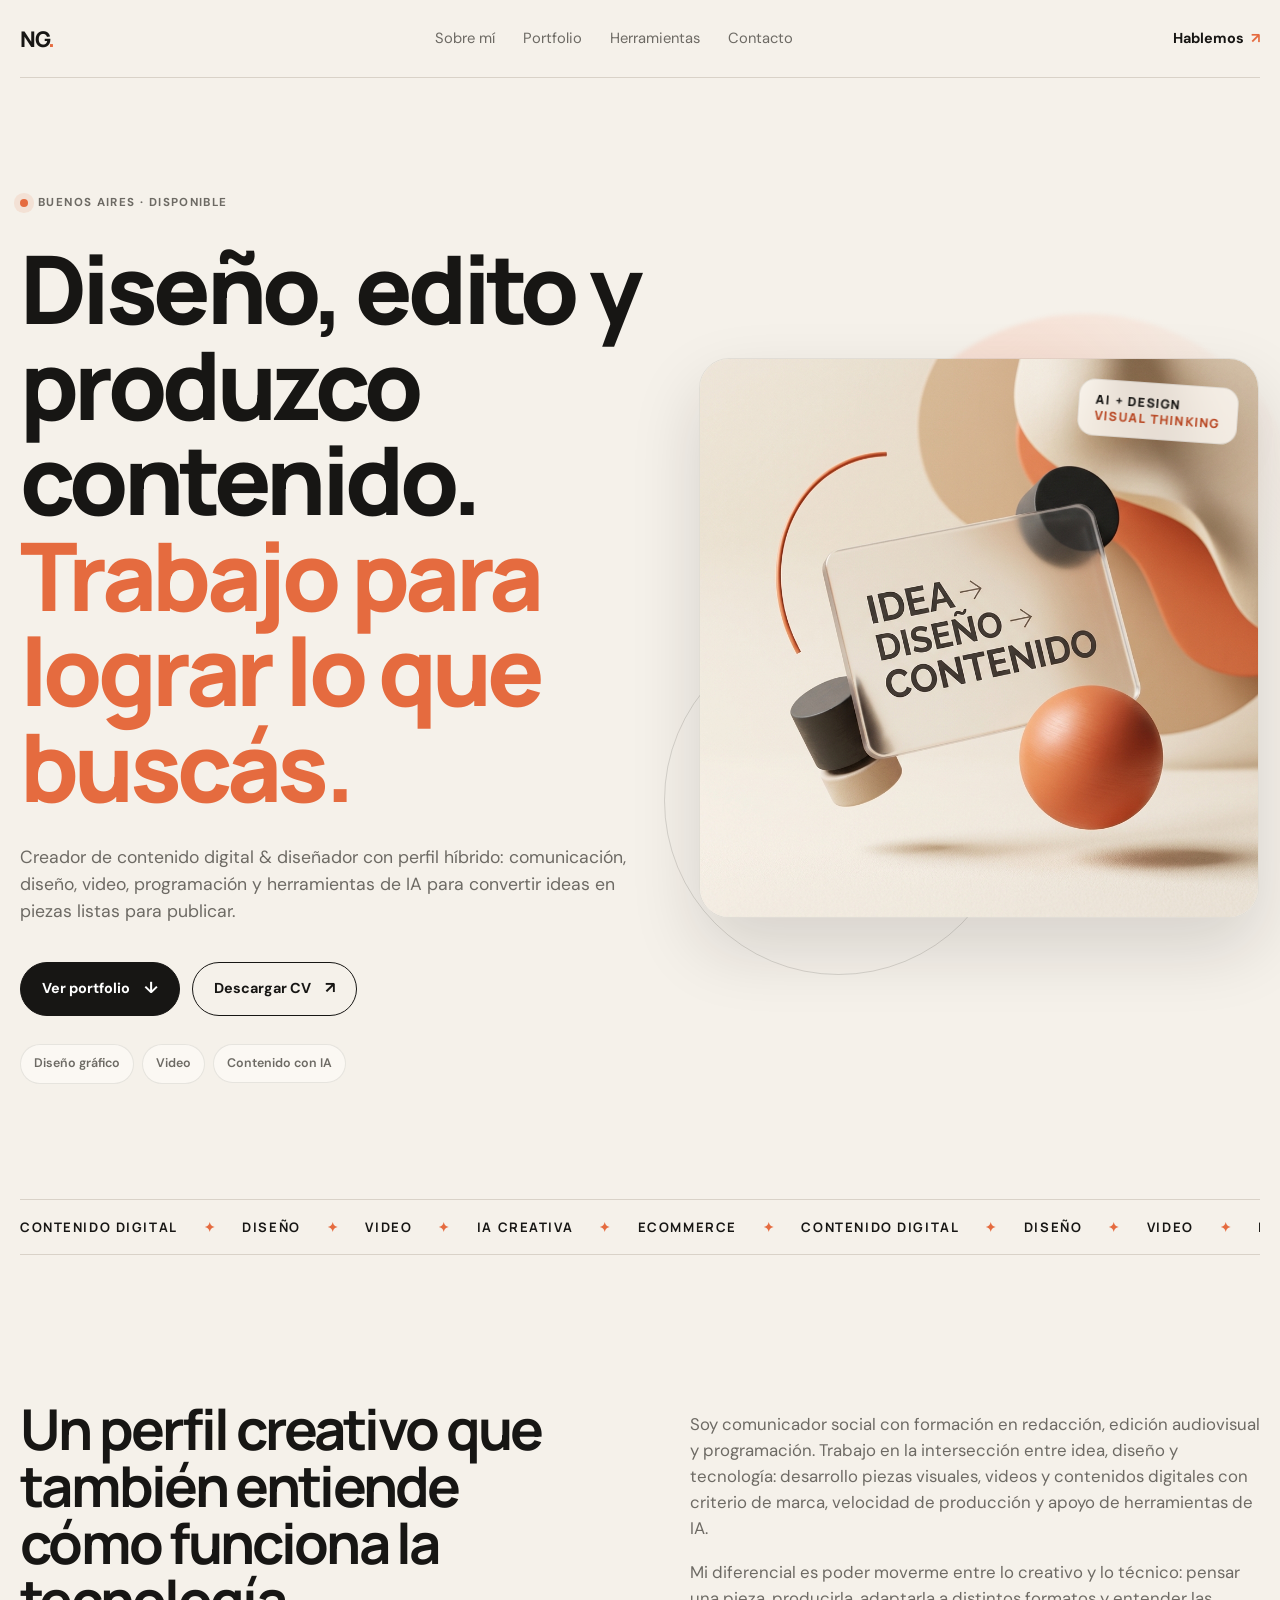
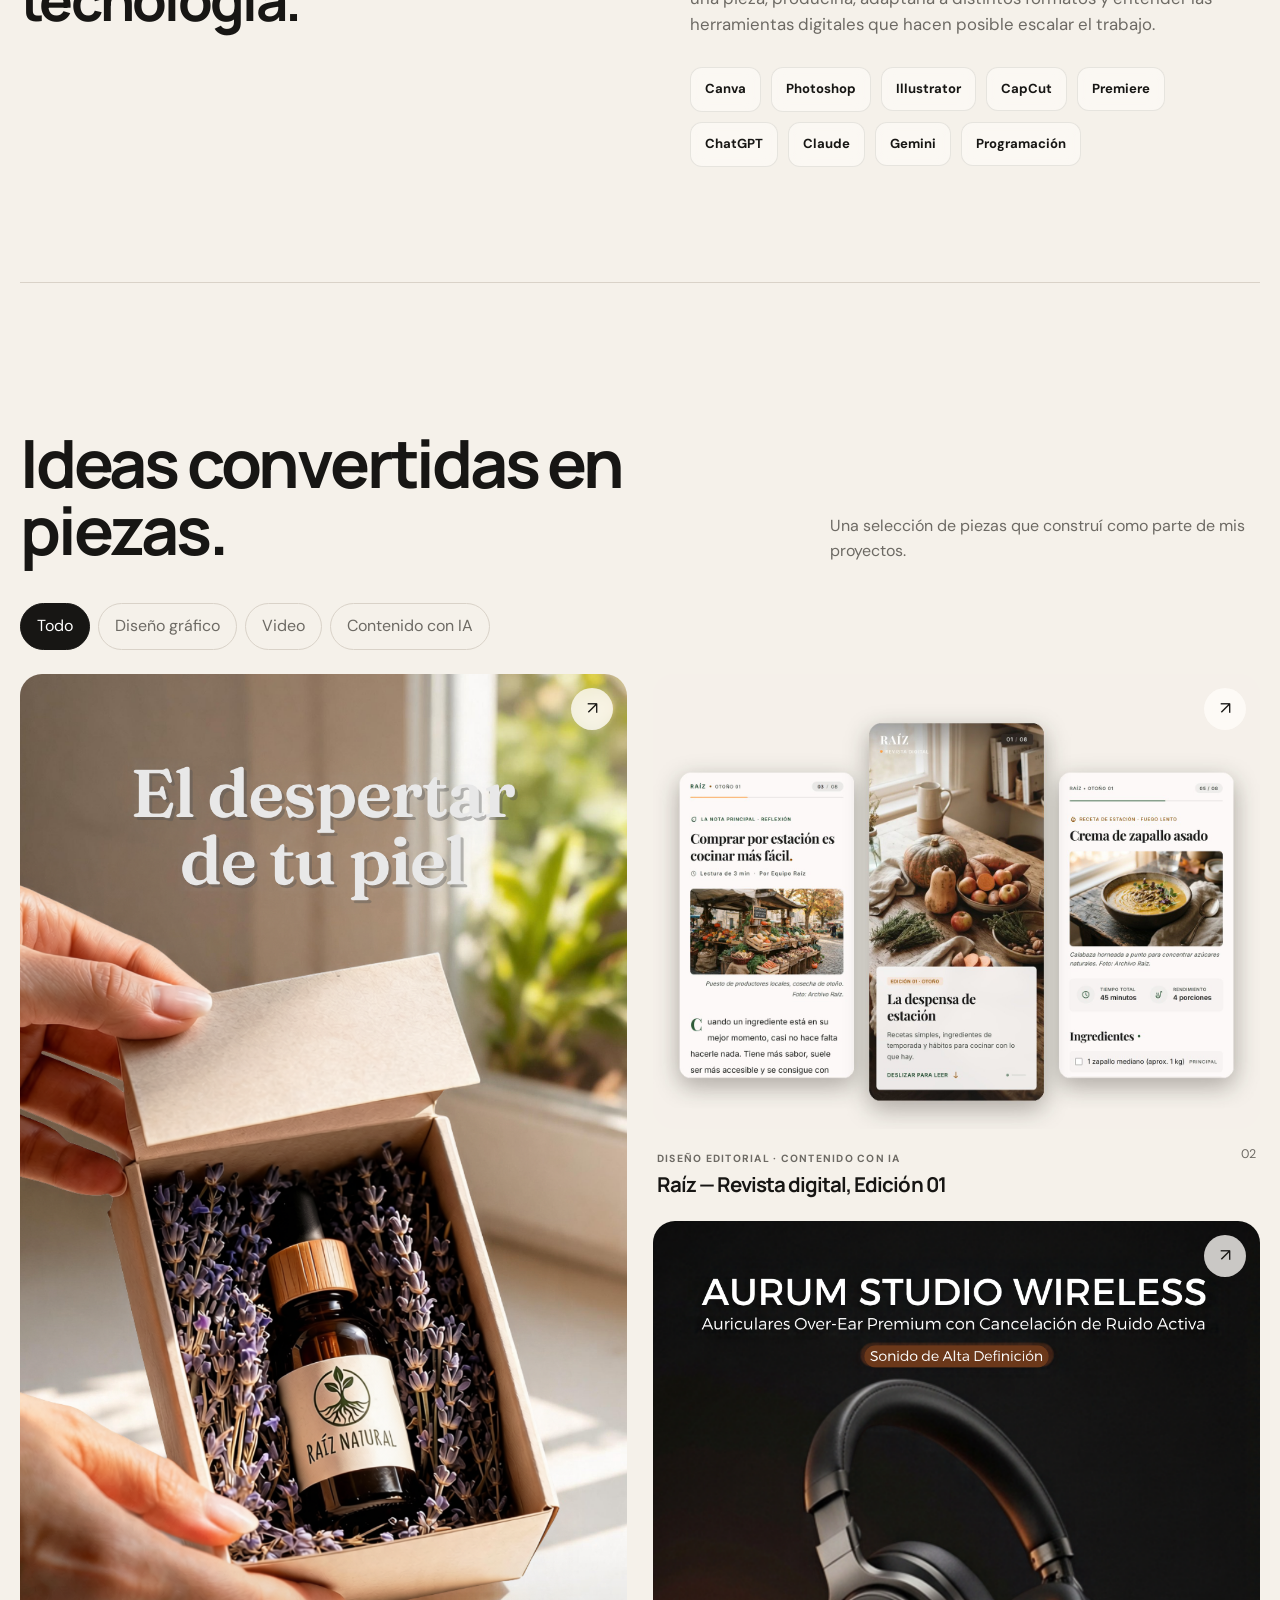
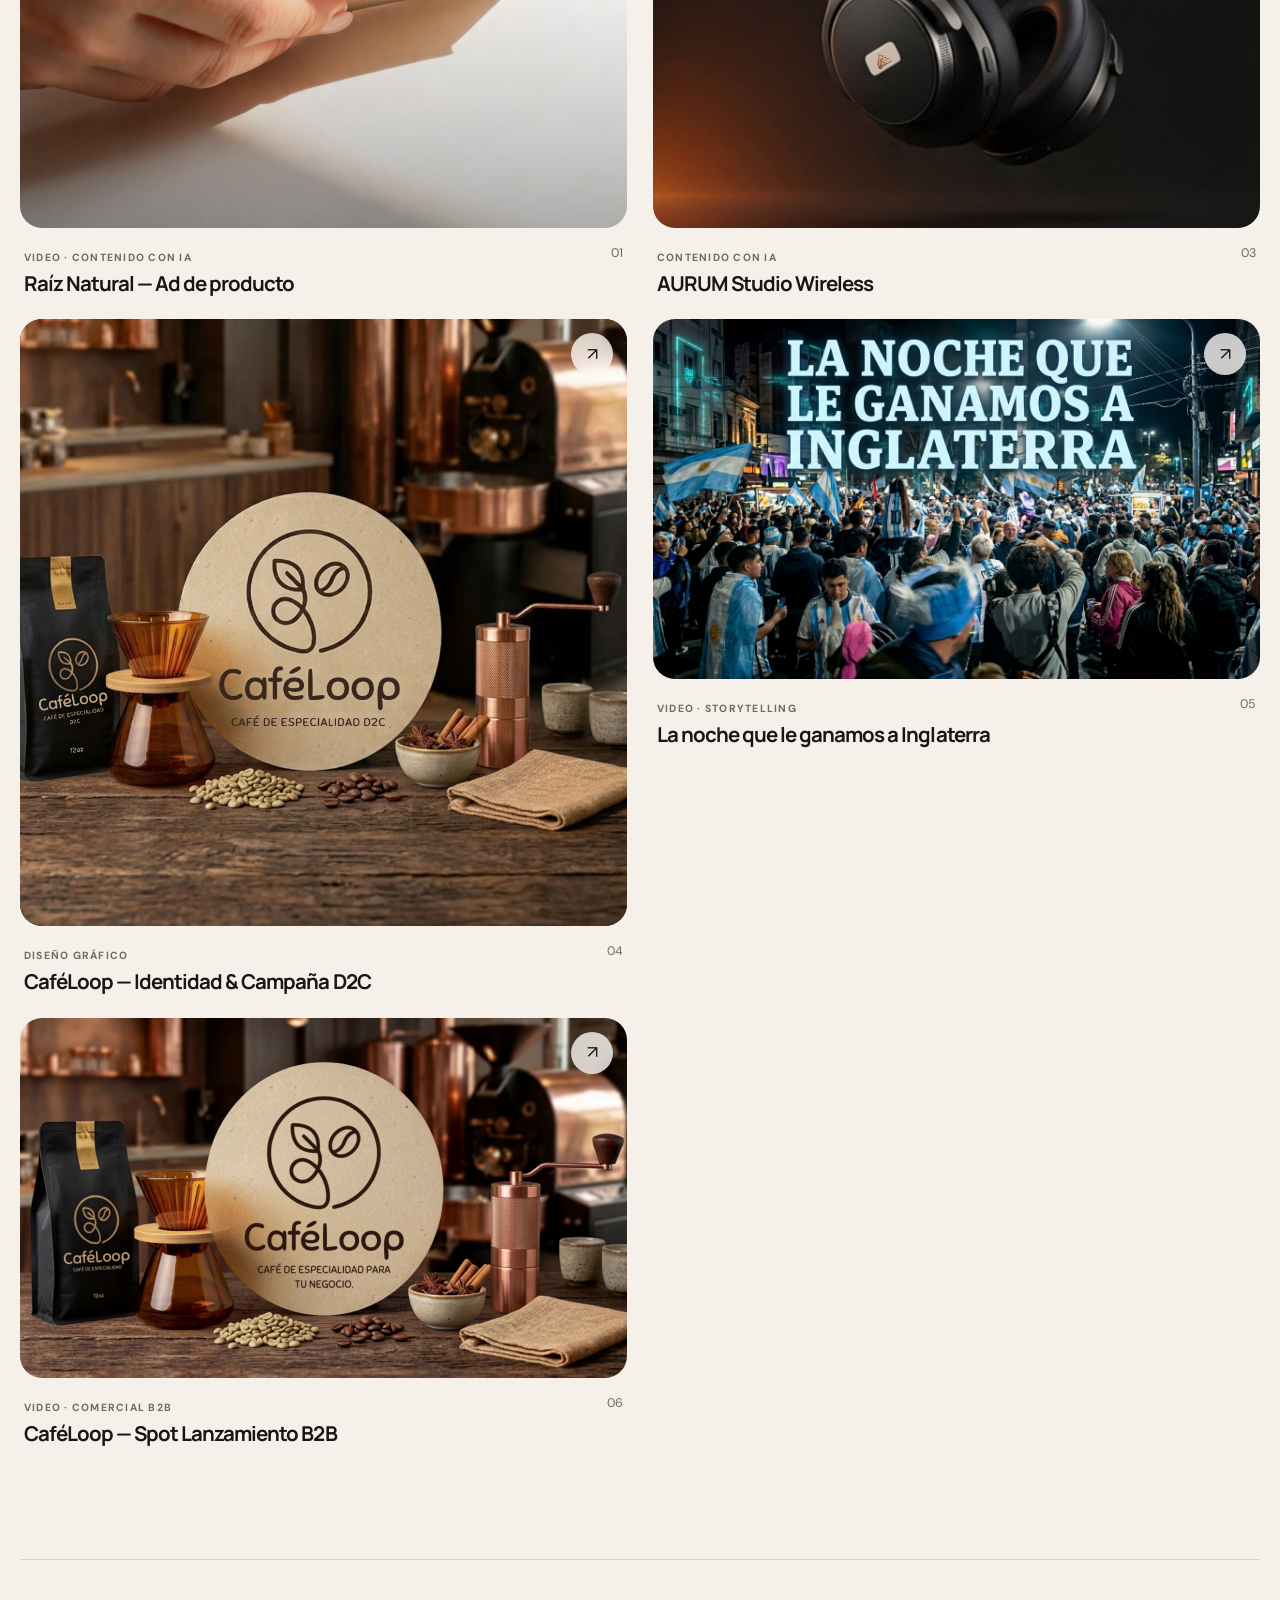
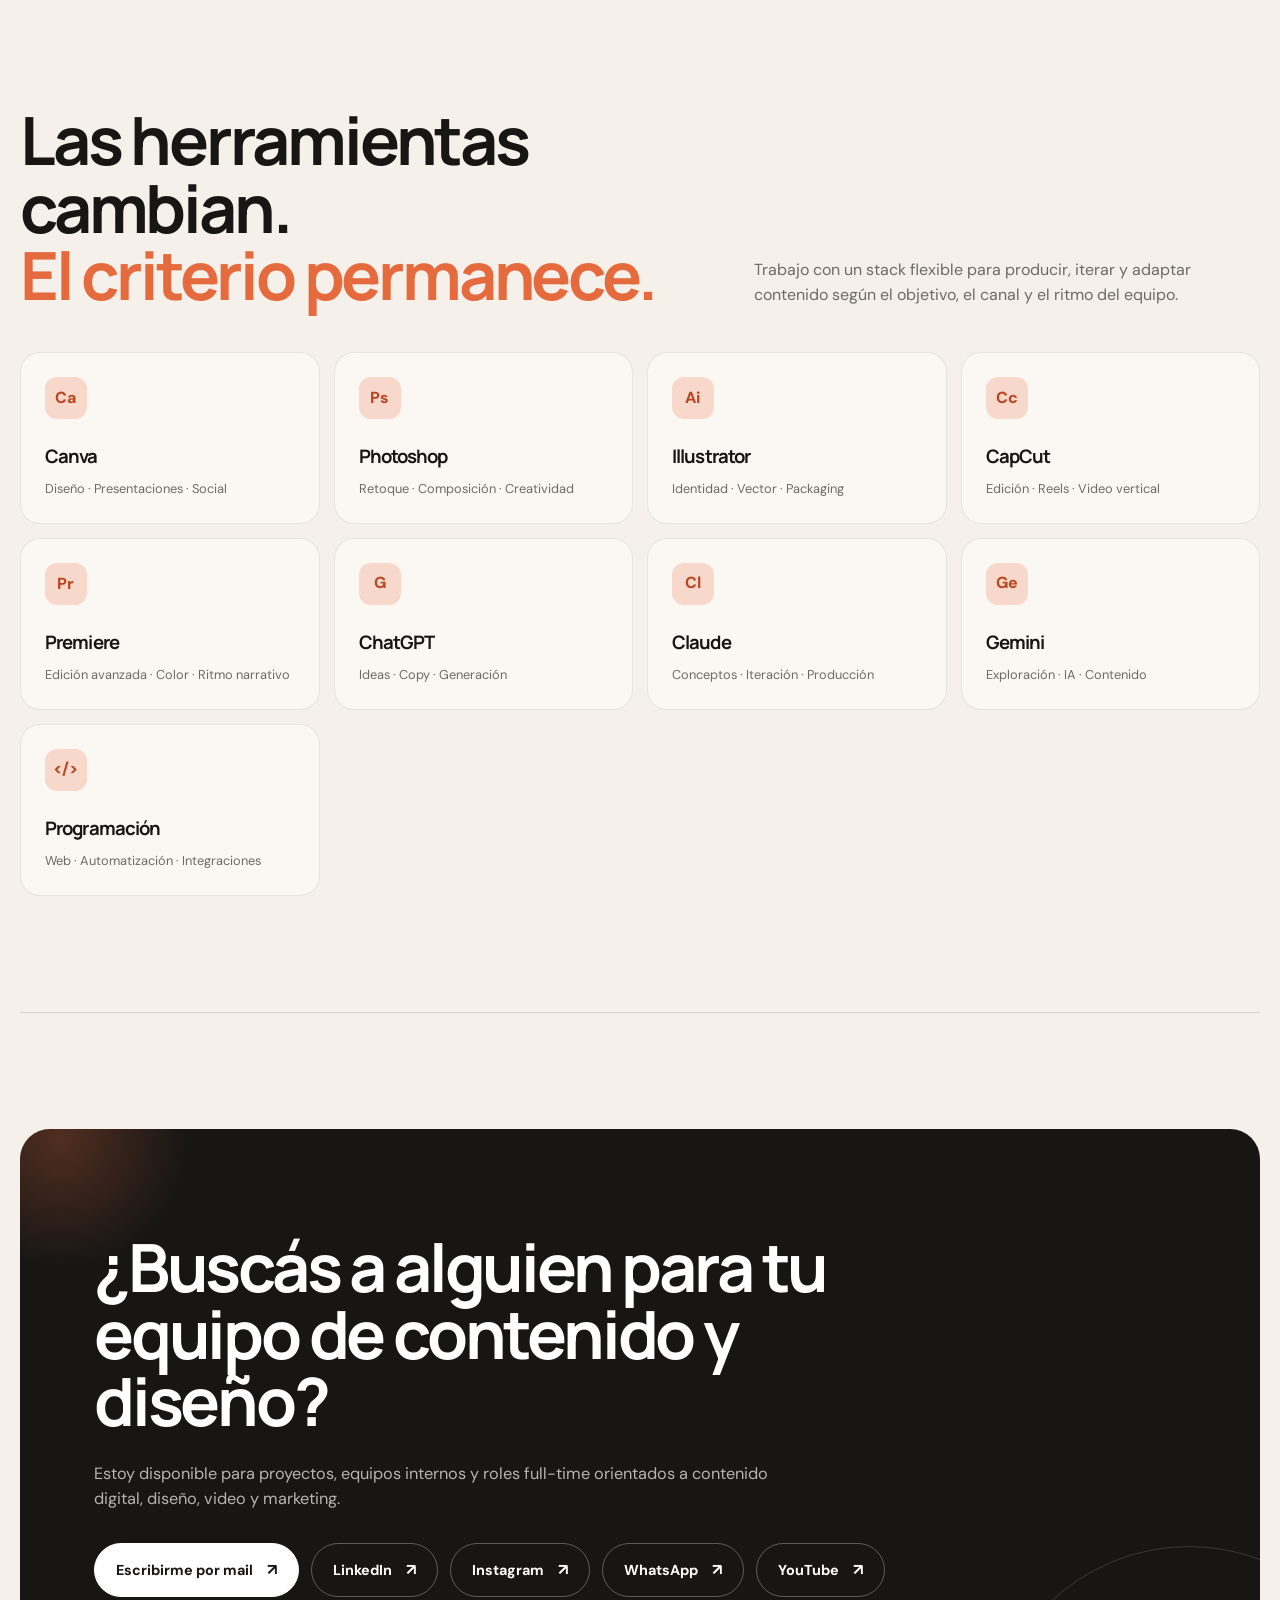
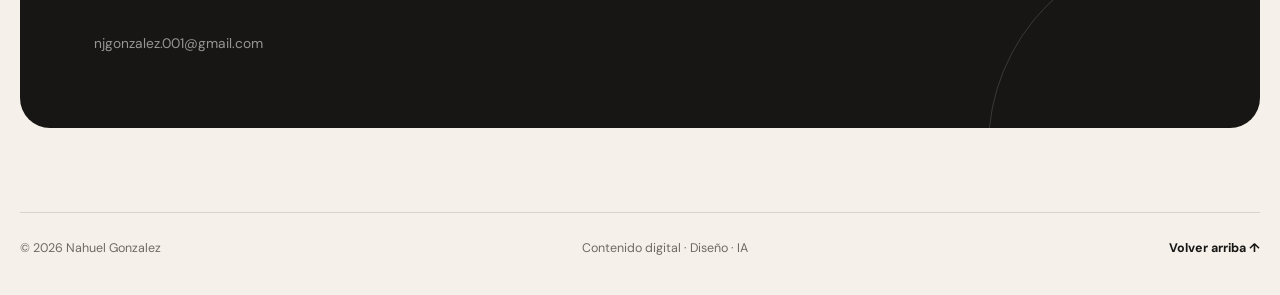
<file: index.html>
<!DOCTYPE html>
<html lang="es">

<head>
  <meta charset="UTF-8" />
  <meta name="viewport" content="width=device-width, initial-scale=1.0" />
  <meta name="description" content="Portfolio de Nahuel Gonzalez — creador de contenido digital y diseñador." />
  <meta name="theme-color" content="#f5f1ea" />
  <title>Nahuel Gonzalez — Contenido digital & diseño</title>

  <!-- Favicon -->
  <link rel="icon" href="/assets/icons/favicon.ico" sizes="any">
  <link rel="icon" href="/assets/icons/favicon-32.png" type="image/png" sizes="32x32">
  <link rel="icon" href="/assets/icons/favicon-16.png" type="image/png" sizes="16x16">
  <link rel="apple-touch-icon" href="/assets/icons/apple-touch-icon.png">

  <!-- Vista previa al compartir el link (WhatsApp, LinkedIn, Slack, etc.) -->
  <meta property="og:type" content="website">
  <meta property="og:title" content="Nahuel Gonzalez — Contenido digital & diseño">
  <meta property="og:description" content="Diseño, edito y produzco contenido. Trabajo para lograr lo que buscás.">
  <meta property="og:image" content="https://nahuegnz.vercel.app/assets/icons/og-image.png">
  <meta property="og:url" content="https://nahuegnz.vercel.app/">

  <!-- Twitter/X también usa esto -->
  <meta name="twitter:card" content="summary_large_image">
  <meta name="twitter:title" content="Nahuel Gonzalez — Contenido digital & diseño">
  <meta name="twitter:description" content="Diseño, edito y produzco contenido. Trabajo para lograr lo que buscás.">
  <meta name="twitter:image" content="https://nahuegnz.vercel.app/assets/icons/og-image.png">

  <link rel="preconnect" href="https://fonts.googleapis.com">
  <link rel="preconnect" href="https://fonts.gstatic.com" crossorigin>
  <link
    href="https://fonts.googleapis.com/css2?family=DM+Sans:wght@400;500;600;700&family=Manrope:wght@500;600;700;800&display=swap"
    rel="stylesheet">
  <link rel="stylesheet" href="styles.css" />
</head>

<body>
  <div class="site-shell">
    <header class="topbar">
      <a class="brand" href="#inicio" aria-label="Inicio">NG<span>.</span></a>
      <nav class="nav" aria-label="Navegación principal">
        <a href="#sobre-mi">Sobre mí</a>
        <a href="#produccion">Portfolio</a>
        <a href="#herramientas">Herramientas</a>
        <a href="#contacto">Contacto</a>
      </nav>
      <a class="nav-cta" href="#contacto">Hablemos <span>↗</span></a>
    </header>

    <main>
      <section class="hero section" id="inicio">
        <div class="hero-copy reveal">
          <div class="eyebrow"><span class="dot"></span> Buenos Aires · Disponible </div>
          <h1>Diseño, edito y produzco contenido. <em>Trabajo para lograr lo que buscás.</em></h1>
          <p class="hero-lead">Creador de contenido digital & diseñador con perfil híbrido: comunicación, diseño, video,
            programación y herramientas de IA para convertir ideas en piezas listas para publicar.</p>
          <div class="hero-actions">
            <a class="btn btn-primary" href="#produccion">Ver portfolio <span>↓</span></a>
            <a class="btn btn-secondary" href="./CV-Nahuel-Gonzalez.pdf" download>Descargar CV <span>↗</span></a>
          </div>
          <div class="hero-meta">
            <span>Diseño gráfico</span><span>Video</span><span>Contenido con IA</span>
          </div>
        </div>
        <div class="hero-art reveal">
          <div class="hero-blob" aria-hidden="true"></div>
          <div class="hero-ring" aria-hidden="true"></div>
          <div class="hero-frame">
            <img src="assets/images/hero-3d.png" alt="Composición 3D que representa el proceso creativo: de la idea al diseño y al contenido" loading="eager">
          </div>
          <div class="hero-chip" aria-hidden="true">AI + DESIGN<br><span>VISUAL THINKING</span></div>
        </div>
      </section>

      <section class="marquee-wrap" aria-label="Especialidades">
        <div class="marquee">
          <span>CONTENIDO DIGITAL</span><b>✦</b><span>DISEÑO</span><b>✦</b><span>VIDEO</span><b>✦</b><span>IA
            CREATIVA</span><b>✦</b><span>ECOMMERCE</span><b>✦</b>
          <span>CONTENIDO DIGITAL</span><b>✦</b><span>DISEÑO</span><b>✦</b><span>VIDEO</span><b>✦</b><span>IA
            CREATIVA</span><b>✦</b><span>ECOMMERCE</span><b>✦</b>
        </div>
      </section>

      <section class="section about" id="sobre-mi">
        <div class="section-label reveal"></div>
        <div class="about-grid">
          <div class="about-intro reveal">
            <h2>Un perfil creativo que también entiende cómo funciona la tecnología.</h2>
          </div>
          <div class="about-copy reveal">
            <p>Soy comunicador social con formación en redacción, edición audiovisual y programación. Trabajo en la
              intersección entre idea, diseño y tecnología: desarrollo piezas visuales, videos y contenidos digitales
              con criterio de marca, velocidad de producción y apoyo de herramientas de IA.</p>
            <p>Mi diferencial es poder moverme entre lo creativo y lo técnico: pensar una pieza, producirla, adaptarla a
              distintos formatos y entender las herramientas digitales que hacen posible escalar el trabajo.</p>
            <div class="skill-list" aria-label="Herramientas principales">
              <span>Canva</span><span>Photoshop</span><span>Illustrator</span><span>CapCut</span><span>Premiere</span><span>ChatGPT</span><span>Claude</span><span>Gemini</span><span>Programación</span>
            </div>
          </div>
        </div>
      </section>

      <section class="section portfolio" id="produccion">
        <div class="section-head reveal">
          <div>
            <div class="section-label"></div>
            <h2>Ideas convertidas en piezas.</h2>
          </div>
          <p>Una selección de piezas que construí como parte de mis proyectos.</p>
        </div>

        <div class="filters reveal" role="tablist" aria-label="Filtros de portfolio">
          <button class="filter active" data-filter="all">Todo</button>
          <button class="filter" data-filter="diseno">Diseño gráfico</button>
          <button class="filter" data-filter="video">Video</button>
          <button class="filter" data-filter="ia">Contenido con IA</button>
        </div>

        <div class="portfolio-grid" id="portfolioGrid">
          <article class="project-card card-left reveal" data-category="video">
            <a href="#" class="project-media" data-case="raiz-natural"
              style="background-image:url('assets/images/PIEZA-08-poster.png');background-size:cover;background-position:center;">
              <img src="assets/images/PIEZA-08-poster.png" alt="Raíz Natural — Ad de producto" loading="lazy">
              <span class="project-arrow">↗</span>
            </a>
            <div class="project-info">
              <div><span class="project-cat">Video · Contenido con IA</span>
                <h3>Raíz Natural — Ad de producto</h3>
              </div><span class="project-num">01</span>
            </div>
          </article>

          <!-- NUEVA TARJETA: Revista digital Raíz (abre el visor en /revista-raiz/) -->
          <article class="project-card reveal" data-category="diseno">
            <a href="revista-raiz/" class="project-media" data-external target="_blank" rel="noopener">
              <img src="revista-raiz/preview/raiz-tarjeta-portfolio.jpg"
                alt="Raíz — Revista digital, Edición 01: tres pantallas de la revista en celular" loading="lazy">
              <span class="project-arrow">↗</span>
            </a>
            <div class="project-info">
              <div><span class="project-cat">Diseño editorial · Contenido con IA</span>
                <h3>Raíz — Revista digital, Edición 01</h3>
              </div><span class="project-num">02</span>
            </div>
          </article>

          <article class="project-card reveal" data-category="ia">
            <a href="#" class="project-media" data-case="aurum-studio">
              <img src="assets/images/produccion/aurum-studio/01-hero.png" alt="AURUM Studio Wireless — hero"
                loading="lazy">
              <span class="project-arrow">↗</span>
            </a>
            <div class="project-info">
              <div><span class="project-cat">Contenido con IA</span>
                <h3>AURUM Studio Wireless</h3>
              </div><span class="project-num">03</span>
            </div>
          </article>

          <article class="project-card reveal" data-category="diseno">
            <a href="#" class="project-media" data-case="cafeloop">
              <img src="assets/images/produccion/cafeloop/06-identidad-marca.png" alt="CaféLoop — Identidad de marca"
                loading="lazy">
              <span class="project-arrow">↗</span>
            </a>
            <div class="project-info">
              <div><span class="project-cat">Diseño gráfico</span>
                <h3>CaféLoop — Identidad & Campaña D2C</h3>
              </div><span class="project-num">04</span>
            </div>

          </article>

          <article class="project-card reveal" data-category="video">
            <a href="#" class="project-media" data-case="inglaterra"
              style="background-image:url('assets/images/PIEZA-09-poster.jpg');background-size:cover;background-position:center;">
              <img src="assets/images/PIEZA-09-poster.jpg" alt="La noche que le ganamos a Inglaterra" loading="lazy">
              <span class="project-arrow">↗</span>
            </a>
            <div class="project-info">
              <div><span class="project-cat">Video · Storytelling</span>
                <h3>La noche que le ganamos a Inglaterra</h3>
              </div><span class="project-num">05</span>
            </div>
          </article>

          <!-- Nueva Tarjeta: CaféLoop B2B -->
          <article class="project-card reveal" data-category="video">
            <a href="#" class="project-media" data-case="cafeloop-b2b"
              style="background-image:url('assets/images/PIEZA-10-poster.jpg');background-size:cover;background-position:center;">
              <img src="assets/images/PIEZA-10-poster.jpg" alt="CaféLoop — Spot Lanzamiento B2B" loading="lazy">
              <span class="project-arrow">↗</span>
            </a>
            <div class="project-info">
              <div><span class="project-cat">Video · Comercial B2B</span>
                <h3>CaféLoop — Spot Lanzamiento B2B</h3>
              </div><span class="project-num">06</span>
            </div>
          </article>
        </div>
      </section>

      <section class="section tools" id="herramientas">
        <div class="section-label reveal"></div>
        <div class="tools-head reveal">
          <h2>Las herramientas cambian.<br><em>El criterio permanece.</em></h2>
          <p>Trabajo con un stack flexible para producir, iterar y adaptar contenido según el objetivo, el canal y el
            ritmo del equipo.</p>
        </div>
        <div class="tools-grid">
          <div class="tool-card reveal"><span class="tool-mark">Ca</span>
            <h3>Canva</h3>
            <p>Diseño · Presentaciones · Social</p>
          </div>
          <div class="tool-card reveal"><span class="tool-mark">Ps</span>
            <h3>Photoshop</h3>
            <p>Retoque · Composición · Creatividad</p>
          </div>
          <div class="tool-card reveal"><span class="tool-mark">Ai</span>
            <h3>Illustrator</h3>
            <p>Identidad · Vector · Packaging</p>
          </div>
          <div class="tool-card reveal"><span class="tool-mark">Cc</span>
            <h3>CapCut</h3>
            <p>Edición · Reels · Video vertical</p>
          </div>
          <div class="tool-card reveal"><span class="tool-mark">Pr</span>
            <h3>Premiere</h3>
            <p>Edición avanzada · Color · Ritmo narrativo</p>
          </div>
          <div class="tool-card reveal"><span class="tool-mark">G</span>
            <h3>ChatGPT</h3>
            <p>Ideas · Copy · Generación</p>
          </div>
          <div class="tool-card reveal"><span class="tool-mark">Cl</span>
            <h3>Claude</h3>
            <p>Conceptos · Iteración · Producción</p>
          </div>
          <div class="tool-card reveal"><span class="tool-mark">Ge</span>
            <h3>Gemini</h3>
            <p>Exploración · IA · Contenido</p>
          </div>
          <div class="tool-card reveal"><span class="tool-mark">&lt;/&gt;</span>
            <h3>Programación</h3>
            <p>Web · Automatización · Integraciones</p>
          </div>
        </div>
      </section>

      <section class="section contact" id="contacto">
        <div class="contact-panel reveal">
          <div class="section-label"></div>
          <h2>¿Buscás a alguien para tu equipo de contenido y diseño?</h2>
          <p>Estoy disponible para proyectos, equipos internos y roles full-time orientados a contenido digital, diseño,
            video y marketing.</p>
          <div class="contact-actions">
            <a class="btn btn-primary" href="mailto:njgonzalez.001@gmail.com">Escribirme por mail <span>↗</span></a>
            <a class="btn btn-secondary" href="https://www.linkedin.com/in/nahuel-gonzalez-942a72429" target="_blank"
              rel="noreferrer">LinkedIn <span>↗</span></a>
            <a class="btn btn-secondary" href="https://www.instagram.com/nahuegnz/" target="_blank"
              rel="noreferrer">Instagram <span>↗</span></a>
            <a class="btn btn-secondary" href="https://wa.me/5491155706204" target="_blank" rel="noreferrer">WhatsApp
              <span>↗</span></a>
            <a class="btn btn-secondary" href="https://www.youtube.com/@NahuelGonzalezok" target="_blank"
              rel="noreferrer">YouTube <span>↗</span></a>
          </div>
          <div class="contact-email">njgonzalez.001@gmail.com</div>
        </div>
      </section>
    </main>

    <footer class="footer">
      <span>© <span id="year"></span> Nahuel Gonzalez</span>
      <span>Contenido digital · Diseño · IA</span>
      <a href="#inicio">Volver arriba ↑</a>
    </footer>
  </div>

  <div class="video-modal" id="videoModal" aria-hidden="true" role="dialog" aria-modal="true">
    <div class="video-modal-backdrop" data-close-video></div>
    <div class="video-modal-card">
      <button class="close-modal" type="button" data-close-video aria-label="Cerrar">×</button>
      <video id="modalVideo" controls playsinline></video>
      <p id="videoFallback">Si el archivo todavía no fue cargado, reemplazalo dentro de <code>assets/video/</code>.</p>
    </div>
  </div>
  <div class="case-modal" id="caseModal" aria-hidden="true" role="dialog" aria-modal="true">
    <div class="case-modal-backdrop" data-close-case></div>
    <div class="case-modal-card">
      <button class="close-modal" type="button" data-close-case aria-label="Cerrar">×</button>
      <div class="case-modal-body">
        <div class="case-modal-head">
          <span class="case-modal-tag" id="caseTag"></span>
          <h3 id="caseTitle"></h3>
          <p class="case-modal-role" id="caseRole"></p>
        </div>
        <div class="case-modal-gallery" id="caseGallery"></div>
        <div class="case-modal-text" id="caseText"></div>
      </div>
    </div>
  </div>

  <!-- Links externos de tarjetas (p. ej. la revista Raíz): evita que script.js los trate como modales.
       Tiene que ir ANTES de script.js. -->
  <script>
    document.addEventListener('click', function (e) {
      var link = e.target.closest && e.target.closest('a[data-external]');
      if (!link) return;
      e.stopImmediatePropagation();
    }, true);
  </script>
  <script src="script.js"></script>
</body>

</html>
</file>
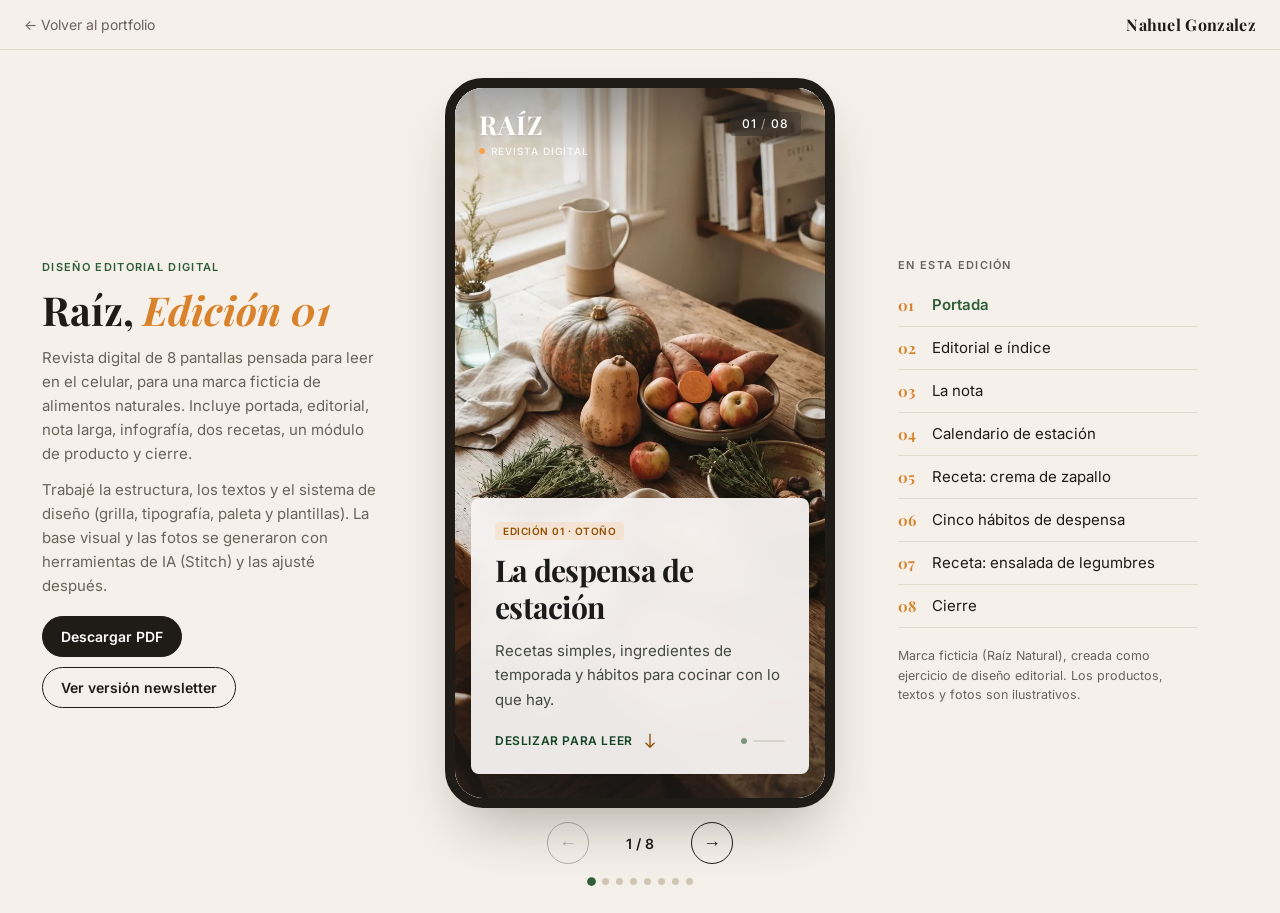
<file: revista-raiz/index.html>
<!DOCTYPE html>
<html lang="es">
<head>
<meta charset="utf-8">
<meta name="viewport" content="width=device-width, initial-scale=1, viewport-fit=cover">
<title>Raíz — Revista digital, Edición 01 · Nahuel Gonzalez</title>
<meta name="description" content="Ejercicio de diseño editorial digital: revista de 8 pantallas para una marca ficticia de alimentos naturales.">
<meta name="theme-color" content="#f5f1ea">
<meta property="og:title" content="Raíz — Revista digital, Edición 01">
<meta property="og:description" content="Diseño editorial digital con marca ficticia. Portfolio de Nahuel Gonzalez.">
<meta property="og:image" content="https://nahuegnz.vercel.app/revista-raiz/preview/raiz-tarjeta-portfolio.jpg">
<link rel="preconnect" href="https://fonts.googleapis.com"><link rel="preconnect" href="https://fonts.gstatic.com" crossorigin>
<link href="https://fonts.googleapis.com/css2?family=Inter:wght@400;500;600&family=Playfair+Display:ital,wght@0,600;0,700;1,500&display=swap" rel="stylesheet">
<style>
:root{--bg:#f5f1ea;--ink:#1f1b16;--muted:#6b6259;--green:#2f5d3a;--orange:#d9822b;--line:#e2dacc}
*{box-sizing:border-box;margin:0}
html,body{height:100%}
body{background:var(--bg);color:var(--ink);font-family:Inter,system-ui,sans-serif;-webkit-font-smoothing:antialiased}
a{color:inherit}
.top{display:flex;align-items:center;justify-content:space-between;padding:14px 24px;border-bottom:1px solid var(--line)}
.back{font-size:14px;text-decoration:none;color:var(--muted)}
.back:hover{color:var(--ink)}
.brand{font-family:'Playfair Display',serif;font-weight:700;letter-spacing:.02em}
.wrap{display:grid;grid-template-columns:minmax(0,1fr) 420px minmax(0,1fr);gap:48px;align-items:center;max-width:1280px;margin:0 auto;padding:28px 24px;min-height:calc(100dvh - 55px)}
.info{max-width:340px;justify-self:end}
.tag{display:inline-block;font-size:11px;letter-spacing:.12em;text-transform:uppercase;color:var(--green);font-weight:600;margin-bottom:14px}
h1{font-family:'Playfair Display',serif;font-size:40px;line-height:1.1;margin-bottom:14px}
h1 em{color:var(--orange);font-style:italic}
.info p{color:var(--muted);line-height:1.6;font-size:15px;margin-bottom:12px}
.btns{display:flex;flex-wrap:wrap;gap:10px;margin-top:18px}
.btn{font:600 14px Inter,sans-serif;text-decoration:none;padding:11px 18px;border-radius:999px;border:1px solid var(--ink);background:var(--ink);color:#fff}
.btn.alt{background:transparent;color:var(--ink)}
.btn:hover{opacity:.85}
.stage{display:flex;flex-direction:column;align-items:center;gap:14px}
.phone{width:390px;max-width:100%;height:min(780px,calc(100dvh - 170px));border-radius:38px;border:10px solid #1f1b16;overflow:hidden;background:#fff;box-shadow:0 30px 60px -20px rgba(40,30,20,.35);position:relative}
.phone iframe{width:100%;height:100%;border:0;display:block;opacity:1;transition:opacity .2s}
.phone iframe.fade{opacity:0}
.nav{display:flex;align-items:center;gap:14px}
.nav button{width:42px;height:42px;border-radius:50%;border:1px solid var(--ink);background:transparent;font-size:18px;cursor:pointer;color:var(--ink)}
.nav button:hover:not(:disabled){background:var(--ink);color:#fff}
.nav button:disabled{opacity:.3;cursor:default}
.count{font-size:14px;min-width:74px;text-align:center;font-weight:600}
.dots{display:flex;gap:7px}
.dots i{width:7px;height:7px;border-radius:50%;background:#cfc6b6;cursor:pointer}
.dots i.on{background:var(--green);transform:scale(1.25)}
.toc{justify-self:start;max-width:300px;width:100%}
.toc h2{font-size:11px;letter-spacing:.12em;text-transform:uppercase;color:var(--muted);margin-bottom:12px;font-weight:600}
.toc ol{list-style:none;padding:0}
.toc li{border-bottom:1px solid var(--line)}
.toc a{display:flex;gap:12px;padding:11px 0;text-decoration:none;font-size:15px;cursor:pointer}
.toc a span{color:var(--orange);font-family:'Playfair Display',serif;font-weight:700;width:22px}
.toc a.on{color:var(--green);font-weight:600}
.note{margin-top:18px;font-size:12.5px;line-height:1.55;color:var(--muted)}
@media (max-width:1100px){.wrap{grid-template-columns:1fr;justify-items:center;gap:28px}.info,.toc{justify-self:center;max-width:420px}.toc{order:3}}
@media (max-width:640px){
 .top{padding:10px 16px}
 .wrap{padding:0;gap:0;display:block;min-height:0}
 .info,.toc{display:none}
 .stage{gap:0;width:100%;max-width:none}
 .phone{width:100%;height:calc(100dvh - 55px - 64px);border:0;border-radius:0;box-shadow:none}
 .nav{width:100%;justify-content:space-between;padding:10px 16px;height:64px;background:var(--bg);border-top:1px solid var(--line)}
 .dots{display:none}
 .mobile-links{display:flex!important}
}
.mobile-links{display:none;gap:14px;font-size:13px}
</style>
</head>
<body>
<header class="top">
  <a class="back" href="/#produccion">← Volver al portfolio</a>
  <span class="brand">Nahuel Gonzalez</span>
  <span class="mobile-links"><a href="Raiz-Edicion-01.pdf" download>PDF</a></span>
</header>

<main class="wrap">
  <section class="info">
    <span class="tag">Diseño editorial digital</span>
    <h1>Raíz, <em>Edición 01</em></h1>
    <p>Revista digital de 8 pantallas pensada para leer en el celular, para una marca ficticia de alimentos naturales. Incluye portada, editorial, nota larga, infografía, dos recetas, un módulo de producto y cierre.</p>
    <p>Trabajé la estructura, los textos y el sistema de diseño (grilla, tipografía, paleta y plantillas). La base visual y las fotos se generaron con herramientas de IA (Stitch) y las ajusté después.</p>
    <div class="btns">
      <a class="btn" href="Raiz-Edicion-01.pdf" download>Descargar PDF</a>
      <a class="btn alt" href="paginas/09-newsletter.html" target="_blank" rel="noopener">Ver versión newsletter</a>
    </div>
  </section>

  <section class="stage">
    <div class="phone"><iframe id="frame" title="Revista Raíz" src="paginas/01-portada.html"></iframe></div>
    <div class="nav">
      <button id="prev" aria-label="Página anterior">←</button>
      <div><div class="count" id="count">1 / 8</div></div>
      <button id="next" aria-label="Página siguiente">→</button>
    </div>
    <div class="dots" id="dots"></div>
  </section>

  <aside class="toc">
    <h2>En esta edición</h2>
    <ol id="toc"></ol>
    <p class="note">Marca ficticia (Raíz Natural), creada como ejercicio de diseño editorial. Los productos, textos y fotos son ilustrativos.</p>
  </aside>
</main>

<script>
(function(){
  var pages=[
    ['01-portada','Portada'],['02-editorial','Editorial e índice'],['03-nota','La nota'],['04-calendario','Calendario de estación'],
    ['05-receta-zapallo','Receta: crema de zapallo'],['06-habitos','Cinco hábitos de despensa'],['07-receta-legumbres','Receta: ensalada de legumbres'],['08-cierre','Cierre']
  ];
  var map={inicio:1,nota:3,calendario:4,'receta-zapallo':5,habitos:6,'receta-legumbres':7,despedida:8,proximo:8};
  var i=0,frame=document.getElementById('frame'),count=document.getElementById('count'),
      prev=document.getElementById('prev'),next=document.getElementById('next'),
      dots=document.getElementById('dots'),toc=document.getElementById('toc');
  pages.forEach(function(p,k){
    var d=document.createElement('i');d.onclick=function(){go(k)};dots.appendChild(d);
    var li=document.createElement('li');li.innerHTML='<a><span>'+String(k+1).padStart(2,'0')+'</span>'+p[1]+'</a>';
    li.firstChild.onclick=function(){go(k)};toc.appendChild(li);
  });
  function go(n,noHash){
    n=Math.max(0,Math.min(pages.length-1,n));i=n;
    frame.classList.add('fade');
    setTimeout(function(){frame.src='paginas/'+pages[n][0]+'.html';},120);
    frame.onload=function(){frame.classList.remove('fade')};
    count.textContent=(n+1)+' / '+pages.length;
    prev.disabled=n===0;next.disabled=n===pages.length-1;
    [].forEach.call(dots.children,function(d,k){d.className=k===n?'on':''});
    [].forEach.call(toc.querySelectorAll('a'),function(a,k){a.className=k===n?'on':''});
    if(!noHash)history.replaceState(null,'','#'+(n+1));
  }
  prev.onclick=function(){go(i-1)};next.onclick=function(){go(i+1)};
  document.addEventListener('keydown',function(e){if(e.key==='ArrowRight')go(i+1);if(e.key==='ArrowLeft')go(i-1)});
  window.addEventListener('message',function(e){var g=e.data&&e.data.raizGoto;if(g&&map[g])go(map[g]-1)});
  var start=parseInt((location.hash||'').slice(1),10);
  go(isNaN(start)?0:start-1,true);
})();
</script>
</body>
</html>
</file>
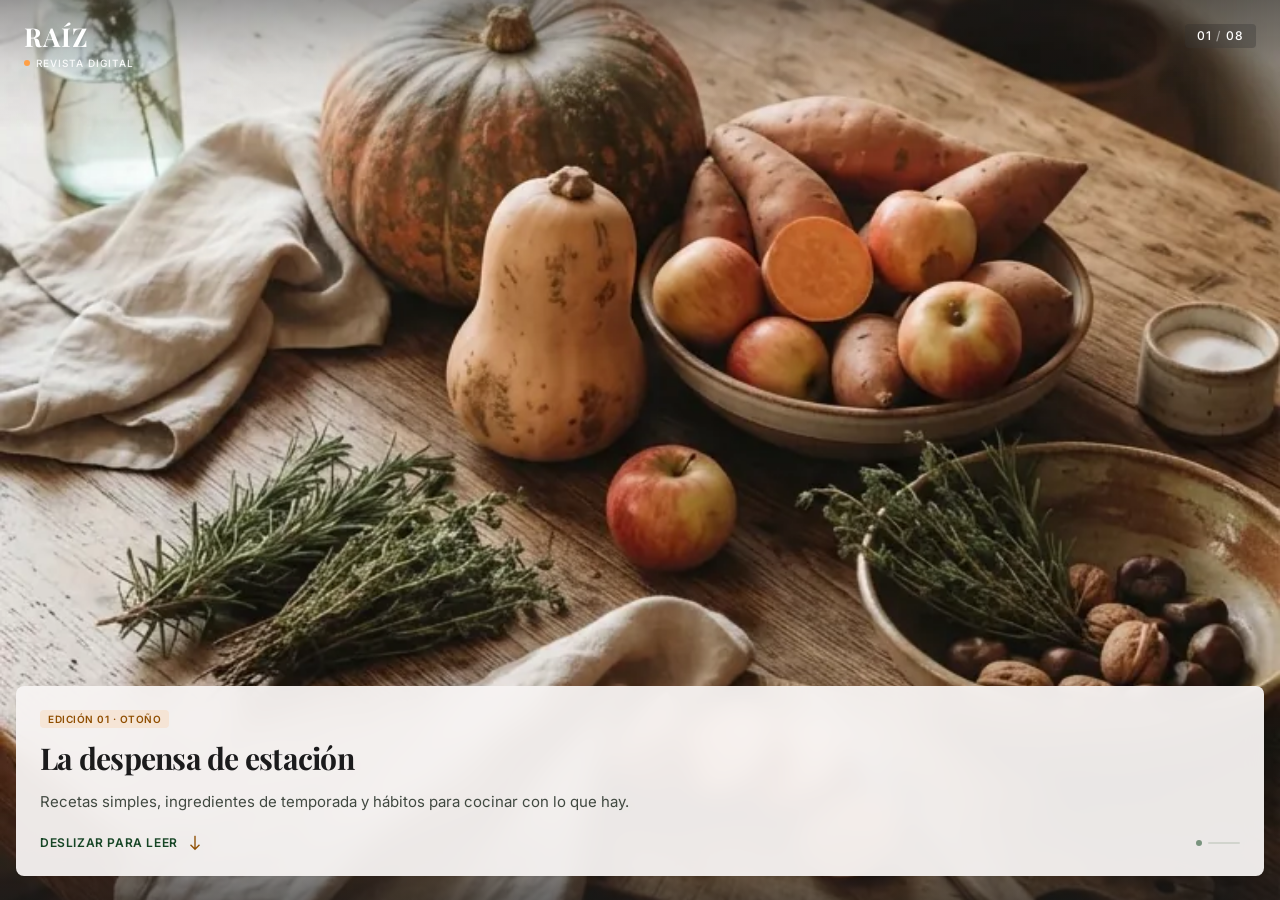
<file: revista-raiz/paginas/01-portada.html>
<!DOCTYPE html>

<html lang="es"><head><meta charset="utf-8"/><meta content="width=device-width, initial-scale=1.0, maximum-scale=1.0, user-scalable=no, viewport-fit=cover" name="viewport"/><meta content="mobile_blank" name="shell-type"/><link href="https://fonts.googleapis.com" rel="preconnect"/><link crossorigin="" href="https://fonts.gstatic.com" rel="preconnect"/><link href="https://fonts.googleapis.com/css2?family=Inter:wght@400;500;600&amp;family=Playfair+Display:ital,wght@0,400;0,700;1,400&amp;display=swap" rel="stylesheet"/><link href="https://fonts.googleapis.com/css2?family=Material+Symbols+Outlined:opsz,wght,FILL,GRAD@20..48,100..700,0..1,-50..200" rel="stylesheet"/>
<link href="https://fonts.googleapis.com/css2?family=Material+Symbols+Outlined:wght,FILL@100..700,0..1&amp;display=swap" rel="stylesheet"/><style>@layer base { html, body { margin: 0; padding: 0; width: 100%; min-height: 100%; } .pb-safe { padding-bottom: env(safe-area-inset-bottom, 0px); } .pt-safe { padding-top: env(safe-area-inset-top, 0px); } }</style><link rel="stylesheet" href="../css/01-portada.css"/></head><body class="bg-surface text-on-surface antialiased flex flex-col min-h-screen"><main class="flex-1 w-full bg-surface pt-safe pb-safe"><div class="flex flex-col w-full relative overflow-hidden select-none">
<!-- Contenedor de Fotografía Editorial a Sangre -->
<div class="relative w-full aspect-[9/16] min-h-[640px] max-h-[840px] flex flex-col justify-between" style="aspect-ratio:auto;height:100vh;height:100dvh;min-height:640px;max-height:none">
<!-- Imagen de fondo de despensa otoñal -->
<img alt="Mesa rústica de madera con zapallo, calabazas, batatas, manzanas, hierbas frescas y libros de diseño bajo luz natural cálida" class="absolute inset-0 w-full h-full object-cover object-center pointer-events-none" src="../img/mesa.webp"/>
<!-- Degradados sutiles para proteger la legibilidad editorial superior e inferior -->
<div class="absolute inset-x-0 top-0 h-32 bg-gradient-to-b from-on-surface/40 via-on-surface/10 to-transparent pointer-events-none"></div>
<div class="absolute inset-x-0 bottom-0 h-48 bg-gradient-to-t from-on-surface/60 via-on-surface/20 to-transparent pointer-events-none"></div>
<!-- Cabecera Superior -->
<header class="relative z-10 flex items-start justify-between px-6 pt-6">
<div class="flex flex-col">
<span class="font-headline-md text-headline-md tracking-wider text-surface-container-lowest drop-shadow-sm leading-none">
          RAÍZ
        </span>
<div class="flex items-center gap-1.5 mt-1.5">
<span class="w-1.5 h-1.5 rounded-full bg-secondary-container"></span>
<span class="font-label-sm text-label-sm uppercase tracking-widest text-surface-container-lowest/90 font-medium">
            Revista Digital
          </span>
</div>
</div>
<!-- Indicador de Paginación Editorial -->
<div class="flex items-center gap-2 px-3 py-1 rounded bg-inverse-surface/30 backdrop-blur-md">
<span class="font-label-md text-label-md text-surface-container-lowest font-medium tracking-widest">
          01 <span class="text-surface-container-lowest/50">/</span> 08
        </span>
</div>
</header>
<!-- Panel Inferior (Bottom Editorial Card) -->
<div class="relative z-10 px-4 pb-6 w-full">
<section class="w-full bg-surface-container-low/95 backdrop-blur-md rounded-lg p-6 shadow-sm flex flex-col gap-3">
<!-- Kicker / Tag estacional -->
<div class="flex items-center gap-2">
<span class="inline-flex items-center px-2 py-0.5 rounded bg-secondary-container/15 font-label-sm text-label-sm uppercase tracking-wider text-secondary font-semibold">
            Edición 01 · Otoño
          </span>
</div>
<!-- Título principal -->
<h1 class="font-headline-lg-mobile text-headline-lg-mobile text-on-surface tracking-tight leading-tight">
          La despensa de estación
        </h1>
<!-- Copete / Bajada descriptiva -->
<p class="font-body-md text-body-md text-on-surface-variant leading-relaxed">
          Recetas simples, ingredientes de temporada y hábitos para cocinar con lo que hay.
        </p>
<!-- Indicador de avance / Micro-interacción de lectura -->
<div class="pt-2 flex items-center justify-between">
<button aria-label="Deslizar para comenzar la lectura" class="group inline-flex items-center gap-2 text-primary font-label-md text-label-md uppercase tracking-wider font-semibold active:opacity-70 transition-opacity" id="readMagazineBtn" type="button">
<span>Deslizar para leer</span>
<span class="material-symbols-outlined text-secondary transition-transform duration-300 group-hover:translate-y-0.5" style="font-size: 18px;">
              south
            </span>
</button>
<!-- Elemento decorativo de pliego editorial impreso -->
<div class="flex items-center gap-1.5 opacity-60">
<span class="w-1.5 h-1.5 rounded-full bg-primary-container"></span>
<span class="w-8 h-0.5 rounded-full bg-outline-variant"></span>
</div>
</div>
</section>
</div>
</div>
</div>
<script>
  (function() {
    const readBtn = document.getElementById('readMagazineBtn');
    if (readBtn) {
      readBtn.addEventListener('click', function() {
        const nextTarget = window.innerHeight * 0.7;
        window.scrollBy({ top: nextTarget, behavior: 'smooth' });
      });
    }
  })();
</script></main><script>
document.addEventListener('click',function(e){var a=e.target.closest&&e.target.closest('a[href^="#"]');if(!a)return;e.preventDefault();var h=a.getAttribute('href').slice(1);if(window.parent!==window&&h){window.parent.postMessage({raizGoto:h},'*');}});
</script></body></html>
</file>
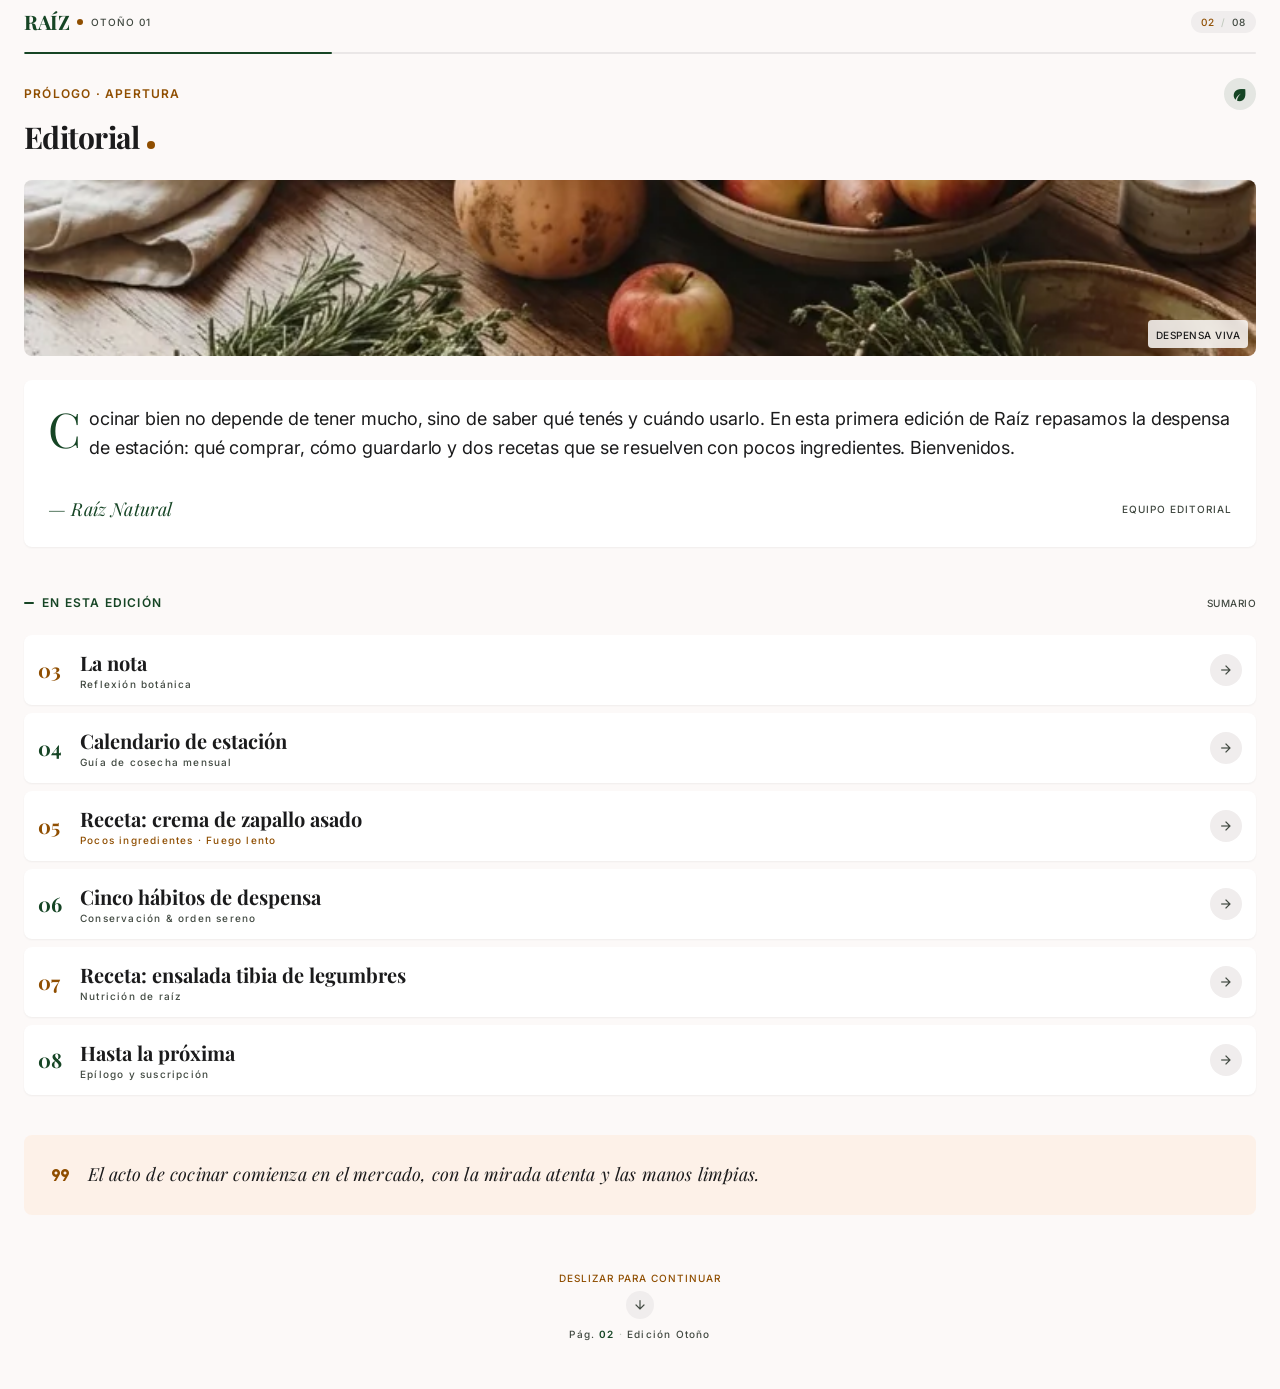
<file: revista-raiz/paginas/02-editorial.html>
<!DOCTYPE html>

<html lang="es"><head><meta charset="utf-8"/><meta content="width=device-width, initial-scale=1.0, maximum-scale=1.0, user-scalable=no, viewport-fit=cover" name="viewport"/><meta content="mobile_blank" name="shell-type"/><link href="https://fonts.googleapis.com" rel="preconnect"/><link crossorigin="" href="https://fonts.gstatic.com" rel="preconnect"/><link href="https://fonts.googleapis.com/css2?family=Inter:wght@400;500;600&amp;family=Playfair+Display:ital,wght@0,400;0,700;1,400&amp;display=swap" rel="stylesheet"/><link href="https://fonts.googleapis.com/css2?family=Material+Symbols+Outlined:opsz,wght,FILL,GRAD@20..48,100..700,0..1,-50..200" rel="stylesheet"/>
<link href="https://fonts.googleapis.com/css2?family=Material+Symbols+Outlined:wght,FILL@100..700,0..1&amp;display=swap" rel="stylesheet"/>
<link href="https://fonts.googleapis.com/css2?family=Material+Symbols+Outlined:wght,FILL@100..700,0..1&amp;display=swap" rel="stylesheet"/><style>@layer base { html, body { margin: 0; padding: 0; width: 100%; min-height: 100%; } .pb-safe { padding-bottom: env(safe-area-inset-bottom, 0px); } .pt-safe { padding-top: env(safe-area-inset-top, 0px); } }</style><style>
    body {
      min-height: max(884px, 100dvh);
    }
  </style>
  <link rel="stylesheet" href="../css/02-editorial.css"/></head><body class="bg-surface text-on-surface antialiased flex flex-col min-h-screen"><main class="flex-1 w-full bg-surface pt-safe pb-safe"><div class="flex flex-col w-full pb-space-lg selection:bg-secondary-fixed selection:text-on-secondary-fixed">
<!-- 1. Cabecera Editorial Sutil -->
<header class="px-margin pt-space-xs pb-space-sm flex items-center justify-between">
<div class="flex items-center gap-2">
<span class="font-headline-sm text-headline-sm text-primary tracking-tight">RAÍZ</span>
<span class="w-1.5 h-1.5 rounded-full bg-secondary"></span>
<span class="font-label-sm text-label-sm uppercase tracking-widest text-on-surface-variant">Otoño 01</span>
</div>
<div class="flex items-center gap-1.5 px-2.5 py-1 bg-surface-container rounded-full">
<span class="font-label-sm text-label-sm font-medium tracking-widest text-secondary">02</span>
<span class="text-outline-variant font-label-sm text-label-sm">/</span>
<span class="font-label-sm text-label-sm tracking-widest text-on-surface-variant">08</span>
</div>
</header>
<!-- Barra de progreso de lectura (pantalla 2 de 8 = 25%) -->
<div class="px-margin mb-space-md">
<div class="w-full h-0.5 bg-surface-container-high rounded-full overflow-hidden">
<div class="h-full bg-primary rounded-full transition-all duration-700 ease-out" style="width: 25%;"></div>
</div>
</div>
<!-- Contenido Principal -->
<div class="px-margin flex flex-col gap-space-lg">
<!-- 2. Sección Editorial -->
<article class="flex flex-col">
<!-- Kicker & Leaf Icon -->
<div class="flex items-center justify-between mb-space-xs">
<span class="font-label-md text-label-md uppercase tracking-widest text-secondary font-semibold">
          Prólogo · Apertura
        </span>
<div class="w-8 h-8 rounded-full bg-primary/10 flex items-center justify-center text-primary">
<span class="material-symbols-outlined text-lg" style="font-variation-settings: 'FILL' 1;">eco</span>
</div>
</div>
<!-- Título de Editorial con acento serif -->
<div class="flex items-baseline gap-2 mb-space-md">
<h1 class="font-headline-lg-mobile text-headline-lg-mobile text-on-surface tracking-tight">
          Editorial
        </h1>
<span class="w-2 h-2 rounded-full bg-secondary inline-block"></span>
</div>
<!-- Fotografía de ambiente otoñal tenue -->
<div class="w-full h-44 rounded-lg overflow-hidden mb-space-md relative bg-surface-container">
<img class="w-full h-full object-cover transition-transform duration-700 hover:scale-105" data-alt="Minimalist warm autumn tabletop setting in soft morning diffused sunlight. Earthenware ceramic plate holding rustic whole spices, dried bay leaves, and an heirloom pumpkin slice against a raw linen textured background, editorial Kinfolk style muted neutral tones." src="../img/mesa.webp"/>
<div class="absolute bottom-2 right-2 px-2 py-0.5 rounded bg-surface/85 backdrop-blur-sm text-on-surface">
<span class="font-label-sm text-label-sm tracking-wider uppercase">Despensa Viva</span>
</div>
</div>
<!-- Bloque de Texto Editorial Exacto -->
<div class="bg-surface-container-lowest p-space-md rounded-lg shadow-sm">
<p class="font-body-lg text-body-lg text-on-surface leading-relaxed mb-space-sm first-letter:float-left first-letter:text-5xl first-letter:pr-2 first-letter:font-headline-md first-letter:text-primary first-letter:leading-none">
          Cocinar bien no depende de tener mucho, sino de saber qué tenés y cuándo usarlo. En esta primera edición de Raíz repasamos la despensa de estación: qué comprar, cómo guardarlo y dos recetas que se resuelven con pocos ingredientes. Bienvenidos.
        </p>
<!-- Firma del equipo -->
<div class="pt-space-sm flex items-center justify-between">
<span class="font-subheading text-subheading italic text-primary">
            — Raíz Natural
          </span>
<span class="font-label-sm text-label-sm uppercase tracking-widest text-on-surface-variant">
            Equipo Editorial
          </span>
</div>
</div>
</article>
<!-- 3. Sección Sumario / Índice -->
<section class="flex flex-col pt-space-xs">
<!-- Encabezado de Sección -->
<div class="flex items-center justify-between mb-space-sm pb-space-xs">
<div class="flex items-center gap-2">
<span class="w-2.5 h-0.5 bg-primary rounded-full"></span>
<h2 class="font-label-md text-label-md uppercase tracking-widest text-primary font-semibold">
            En esta edición
          </h2>
</div>
<span class="font-label-sm text-label-sm text-on-surface-variant uppercase tracking-wider">
          Sumario
        </span>
</div>
<!-- Lista Editorial de Artículos -->
<nav aria-label="Sumario de la edición" class="flex flex-col gap-2">
<!-- Item 03 -->
<a class="group flex items-center justify-between p-3.5 bg-surface-container-lowest rounded-lg shadow-sm hover:bg-surface-container transition-colors duration-200" href="#nota">
<div class="flex items-center gap-3.5 min-w-0">
<span class="font-headline-sm text-headline-sm text-secondary font-bold w-7 tabular-nums">
              03
            </span>
<div class="flex flex-col min-w-0">
<span class="font-headline-sm text-headline-sm text-on-surface group-hover:text-primary transition-colors ">
                La nota
              </span>
<span class="font-label-sm text-label-sm text-on-surface-variant">
                Reflexión botánica
              </span>
</div>
</div>
<div class="w-8 h-8 rounded-full bg-surface-container flex items-center justify-center text-on-surface-variant group-hover:bg-primary group-hover:text-on-primary transition-all ml-2 shrink-0">
<span class="material-symbols-outlined text-base">arrow_forward</span>
</div>
</a>
<!-- Item 04 -->
<a class="group flex items-center justify-between p-3.5 bg-surface-container-lowest rounded-lg shadow-sm hover:bg-surface-container transition-colors duration-200" href="#calendario">
<div class="flex items-center gap-3.5 min-w-0">
<span class="font-headline-sm text-headline-sm text-primary font-bold w-7 tabular-nums">
              04
            </span>
<div class="flex flex-col min-w-0">
<span class="font-headline-sm text-headline-sm text-on-surface group-hover:text-primary transition-colors ">
                Calendario de estación
              </span>
<span class="font-label-sm text-label-sm text-on-surface-variant">
                Guía de cosecha mensual
              </span>
</div>
</div>
<div class="w-8 h-8 rounded-full bg-surface-container flex items-center justify-center text-on-surface-variant group-hover:bg-primary group-hover:text-on-primary transition-all ml-2 shrink-0">
<span class="material-symbols-outlined text-base">arrow_forward</span>
</div>
</a>
<!-- Item 05 (Receta destacada con chip) -->
<a class="group flex items-center justify-between p-3.5 bg-surface-container-lowest rounded-lg shadow-sm hover:bg-surface-container transition-colors duration-200" href="#receta-zapallo">
<div class="flex items-center gap-3.5 min-w-0">
<span class="font-headline-sm text-headline-sm text-secondary font-bold w-7 tabular-nums">
              05
            </span>
<div class="flex flex-col min-w-0">
<div class="flex items-center gap-2">
<span class="font-headline-sm text-headline-sm text-on-surface group-hover:text-primary transition-colors ">
                  Receta: crema de zapallo asado
                </span>
</div>
<span class="font-label-sm text-label-sm text-secondary">
                Pocos ingredientes · Fuego lento
              </span>
</div>
</div>
<div class="w-8 h-8 rounded-full bg-surface-container flex items-center justify-center text-on-surface-variant group-hover:bg-primary group-hover:text-on-primary transition-all ml-2 shrink-0">
<span class="material-symbols-outlined text-base">arrow_forward</span>
</div>
</a>
<!-- Item 06 -->
<a class="group flex items-center justify-between p-3.5 bg-surface-container-lowest rounded-lg shadow-sm hover:bg-surface-container transition-colors duration-200" href="#habitos">
<div class="flex items-center gap-3.5 min-w-0">
<span class="font-headline-sm text-headline-sm text-primary font-bold w-7 tabular-nums">
              06
            </span>
<div class="flex flex-col min-w-0">
<span class="font-headline-sm text-headline-sm text-on-surface group-hover:text-primary transition-colors ">
                Cinco hábitos de despensa
              </span>
<span class="font-label-sm text-label-sm text-on-surface-variant">
                Conservación &amp; orden sereno
              </span>
</div>
</div>
<div class="w-8 h-8 rounded-full bg-surface-container flex items-center justify-center text-on-surface-variant group-hover:bg-primary group-hover:text-on-primary transition-all ml-2 shrink-0">
<span class="material-symbols-outlined text-base">arrow_forward</span>
</div>
</a>
<!-- Item 07 -->
<a class="group flex items-center justify-between p-3.5 bg-surface-container-lowest rounded-lg shadow-sm hover:bg-surface-container transition-colors duration-200" href="#receta-legumbres">
<div class="flex items-center gap-3.5 min-w-0">
<span class="font-headline-sm text-headline-sm text-secondary font-bold w-7 tabular-nums">
              07
            </span>
<div class="flex flex-col min-w-0">
<span class="font-headline-sm text-headline-sm text-on-surface group-hover:text-primary transition-colors ">
                Receta: ensalada tibia de legumbres
              </span>
<span class="font-label-sm text-label-sm text-on-surface-variant">
                Nutrición de raíz
              </span>
</div>
</div>
<div class="w-8 h-8 rounded-full bg-surface-container flex items-center justify-center text-on-surface-variant group-hover:bg-primary group-hover:text-on-primary transition-all ml-2 shrink-0">
<span class="material-symbols-outlined text-base">arrow_forward</span>
</div>
</a>
<!-- Item 08 -->
<a class="group flex items-center justify-between p-3.5 bg-surface-container-lowest rounded-lg shadow-sm hover:bg-surface-container transition-colors duration-200" href="#despedida">
<div class="flex items-center gap-3.5 min-w-0">
<span class="font-headline-sm text-headline-sm text-primary font-bold w-7 tabular-nums">
              08
            </span>
<div class="flex flex-col min-w-0">
<span class="font-headline-sm text-headline-sm text-on-surface group-hover:text-primary transition-colors ">
                Hasta la próxima
              </span>
<span class="font-label-sm text-label-sm text-on-surface-variant">
                Epílogo y suscripción
              </span>
</div>
</div>
<div class="w-8 h-8 rounded-full bg-surface-container flex items-center justify-center text-on-surface-variant group-hover:bg-primary group-hover:text-on-primary transition-all ml-2 shrink-0">
<span class="material-symbols-outlined text-base">arrow_forward</span>
</div>
</a>
</nav>
</section>
<!-- Cita Visual de Pausa Kinfolk -->
<div class="py-space-md px-space-md bg-secondary-fixed/30 rounded-lg flex items-center gap-4">
<span class="material-symbols-outlined text-secondary text-2xl shrink-0">format_quote</span>
<p class="font-subheading text-subheading italic text-on-surface leading-snug">
        El acto de cocinar comienza en el mercado, con la mirada atenta y las manos limpias.
      </p>
</div>
<!-- 4. Pie de Página Móvil / Navegador Sutil -->
<footer class="pt-space-sm pb-space-xs flex flex-col items-center justify-center gap-2">
<button class="flex flex-col items-center gap-1.5 text-on-surface-variant hover:text-primary transition-colors cursor-pointer group" id="continueBtn" type="button">
<span class="font-label-sm text-label-sm uppercase tracking-widest text-secondary group-hover:text-primary transition-colors">
          Deslizar para continuar
        </span>
<div class="w-7 h-7 rounded-full bg-surface-container flex items-center justify-center group-hover:bg-primary group-hover:text-on-primary transition-all animate-bounce">
<span class="material-symbols-outlined text-base">arrow_downward</span>
</div>
</button>
<div class="flex items-center gap-1 text-on-surface-variant font-label-sm text-label-sm">
<span>Pág.</span>
<span class="font-semibold text-primary">02</span>
<span class="text-outline-variant">·</span>
<span>Edición Otoño</span>
</div>
</footer>
</div>
</div>
<script>
  // Micro-interacción: Feedback táctil y scroll fluido al presionar continuar
  document.getElementById('continueBtn')?.addEventListener('click', () => {
    window.scrollBy({ top: 320, behavior: 'smooth' });
  });
</script></main><script>
document.addEventListener('click',function(e){var a=e.target.closest&&e.target.closest('a[href^="#"]');if(!a)return;e.preventDefault();var h=a.getAttribute('href').slice(1);if(window.parent!==window&&h){window.parent.postMessage({raizGoto:h},'*');}});
</script></body></html>
</file>
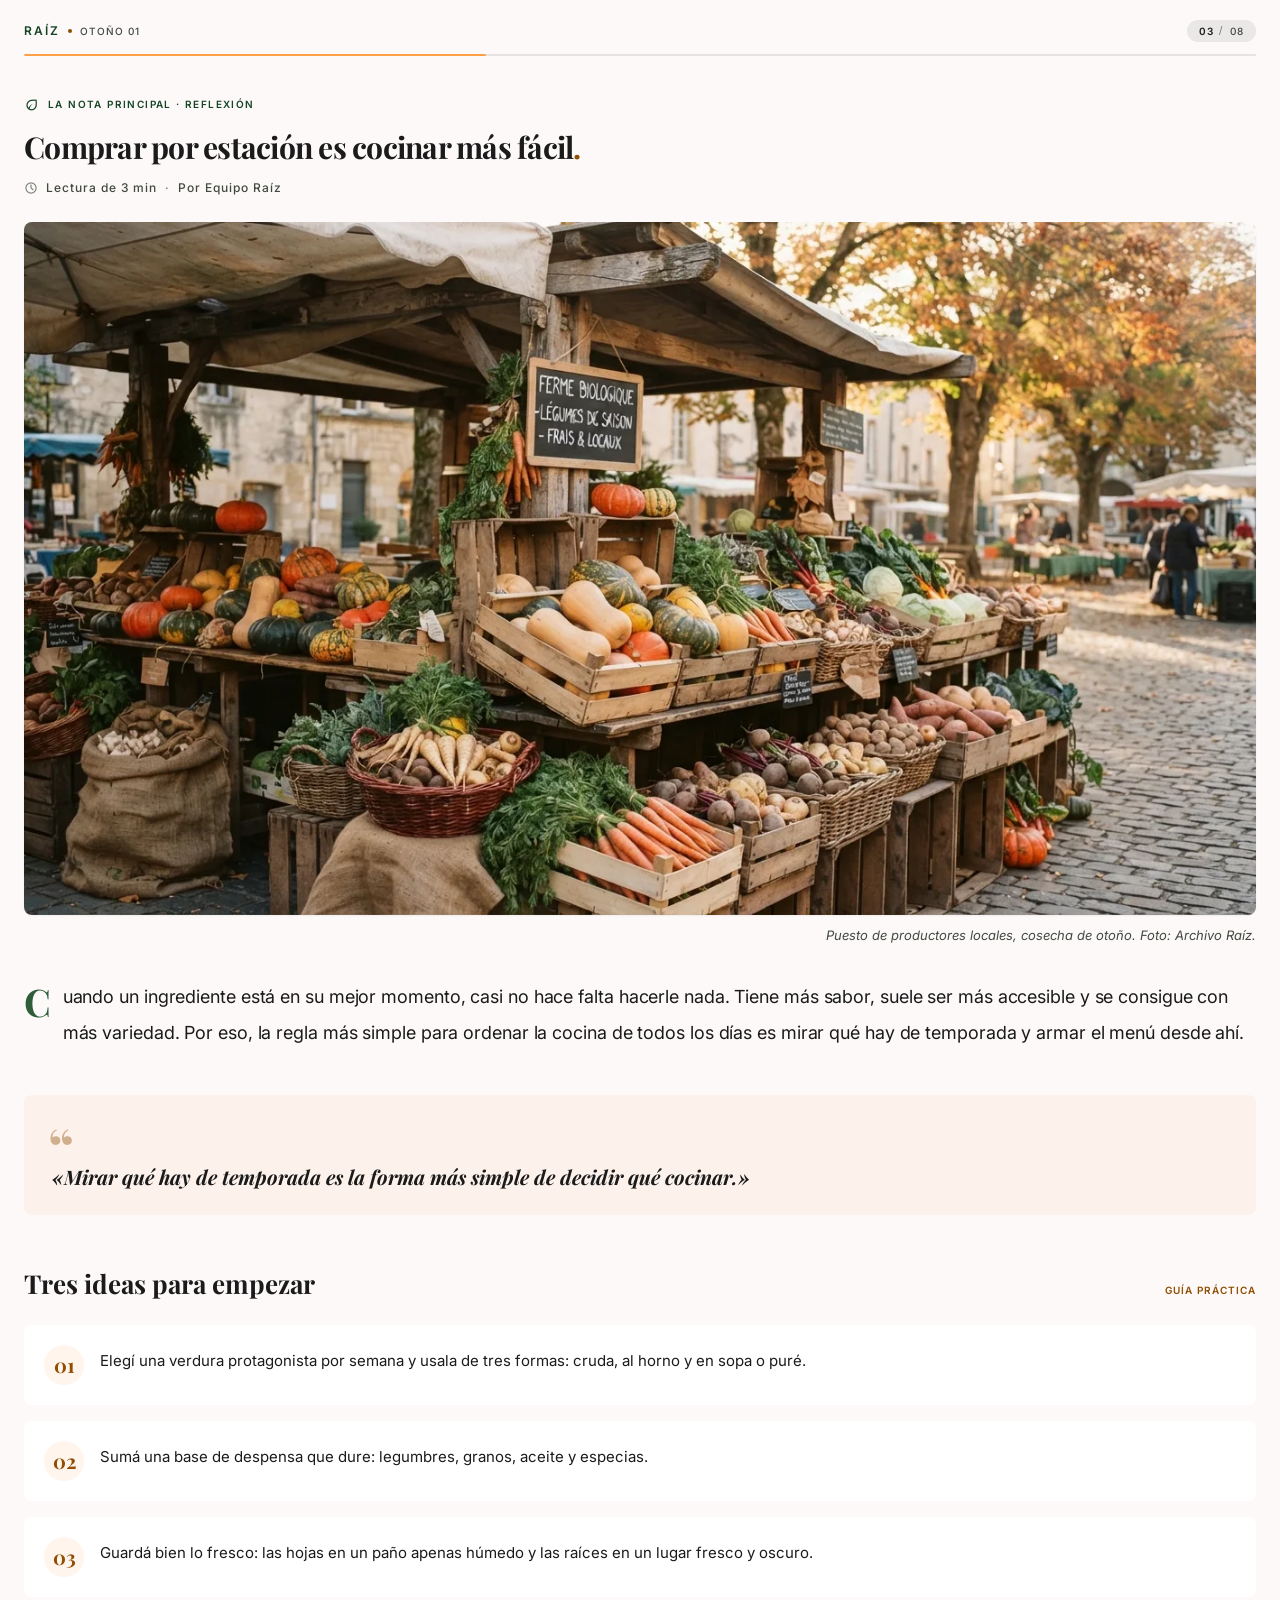
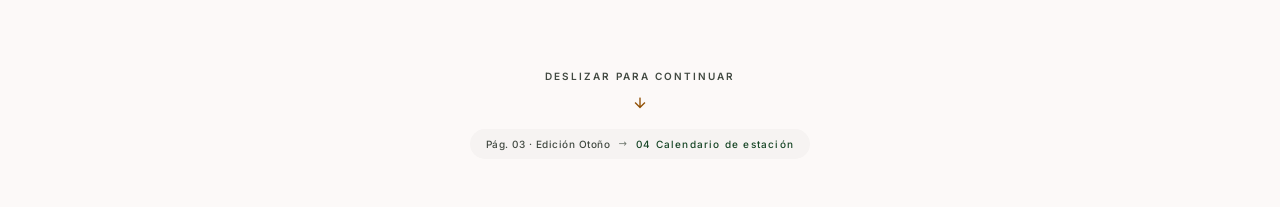
<file: revista-raiz/paginas/03-nota.html>
<!DOCTYPE html>

<html lang="es"><head><meta charset="utf-8"/><meta content="width=device-width, initial-scale=1.0, maximum-scale=1.0, user-scalable=no, viewport-fit=cover" name="viewport"/><meta content="mobile_blank" name="shell-type"/><link href="https://fonts.googleapis.com" rel="preconnect"/><link crossorigin="" href="https://fonts.gstatic.com" rel="preconnect"/><link href="https://fonts.googleapis.com/css2?family=Inter:wght@400;500;600&amp;family=Playfair+Display:ital,wght@0,400;0,700;1,400&amp;display=swap" rel="stylesheet"/><link href="https://fonts.googleapis.com/css2?family=Material+Symbols+Outlined:opsz,wght,FILL,GRAD@20..48,100..700,0..1,-50..200" rel="stylesheet"/>
<link href="https://fonts.googleapis.com/css2?family=Material+Symbols+Outlined:wght,FILL@100..700,0..1&amp;display=swap" rel="stylesheet"/>
<link href="https://fonts.googleapis.com/css2?family=Material+Symbols+Outlined:wght,FILL@100..700,0..1&amp;display=swap" rel="stylesheet"/>
<link href="https://fonts.googleapis.com/css2?family=Material+Symbols+Outlined:wght,FILL@100..700,0..1&amp;display=swap" rel="stylesheet"/><style>@layer base { html, body { margin: 0; padding: 0; width: 100%; min-height: 100%; } .pb-safe { padding-bottom: env(safe-area-inset-bottom, 0px); } .pt-safe { padding-top: env(safe-area-inset-top, 0px); } }</style><style>
    body {
      min-height: max(884px, 100dvh);
    }
  </style>
<link rel="stylesheet" href="../css/03-nota.css"/></head><body class="bg-surface text-on-surface antialiased flex flex-col min-h-screen"><main class="flex-1 w-full bg-surface pt-safe pb-safe"><div class="flex flex-col w-full">
<!-- Cabecera Superior Editorial y Progreso -->
<header class="w-full px-6 pt-5 pb-3">
<div class="flex items-center justify-between mb-3">
<div class="flex items-center gap-2">
<span class="font-label-md text-label-md uppercase tracking-[0.16em] text-primary font-semibold">RAÍZ</span>
<span class="inline-block w-1 h-1 rounded-full bg-secondary"></span>
<span class="font-label-sm text-label-sm uppercase tracking-widest text-on-surface-variant">OTOÑO 01</span>
</div>
<div class="bg-surface-container-high px-3 py-1 rounded-full flex items-center gap-1.5">
<span class="font-label-sm text-label-sm font-semibold tracking-wider text-on-surface">03</span>
<span class="text-outline text-label-sm">/</span>
<span class="font-label-sm text-label-sm text-on-surface-variant">08</span>
</div>
</div>
<!-- Barra de Progreso 3/8 -->
<div class="w-full h-0.5 bg-surface-container-highest rounded-full overflow-hidden">
<div class="h-full bg-secondary-container rounded-full" style="width: 37.5%;"></div>
</div>
</header>
<!-- Contenedor Principal del Artículo -->
<article class="px-6 pt-6 pb-12 flex flex-col">
<!-- Kicker / Sección -->
<div class="flex items-center gap-2 mb-3">
<span class="material-symbols-outlined text-primary text-base">eco</span>
<span class="font-label-sm text-label-sm uppercase tracking-[0.14em] text-primary font-semibold">LA NOTA PRINCIPAL · REFLEXIÓN</span>
</div>
<!-- Título Principal -->
<h1 class="font-headline-lg-mobile text-headline-lg-mobile text-on-surface mb-3 tracking-tight">
      Comprar por estación es cocinar más fácil<span class="text-secondary font-headline-lg-mobile">.</span>
</h1>
<!-- Metadata Editorial -->
<div class="flex items-center gap-2 mb-6">
<span class="material-symbols-outlined text-outline text-sm">schedule</span>
<p class="font-label-md text-label-md text-on-surface-variant">
        Lectura de 3 min <span class="mx-1 text-outline">·</span> Por Equipo Raíz
      </p>
</div>
<!-- Fotografía Editorial Horizontal -->
<figure class="w-full mb-8">
<div class="w-full aspect-[16/9] rounded-lg overflow-hidden bg-surface-container-low shadow-sm">
<img alt="Puesto de mercado artesanal de otoño" class="w-full h-full object-cover" src="../img/mercado.webp"/>
</div>
<figcaption class="mt-2 text-right">
<span class="font-body-sm text-body-sm italic text-on-surface-variant tracking-normal">
          Puesto de productores locales, cosecha de otoño. Foto: Archivo Raíz.
        </span>
</figcaption>
</figure>
<!-- Primer Párrafo con Capitular Elegante -->
<div class="mb-8">
<p class="font-body-lg text-body-lg text-on-surface leading-loose">
<span class="float-left font-headline-xl-mobile text-headline-xl-mobile text-primary-container leading-none pr-3 pt-1 font-bold">C</span>uando un ingrediente está en su mejor momento, casi no hace falta hacerle nada. Tiene más sabor, suele ser más accesible y se consigue con más variedad. Por eso, la regla más simple para ordenar la cocina de todos los días es mirar qué hay de temporada y armar el menú desde ahí.
      </p>
</div>
<!-- Bloque Destacado / Pull Quote -->
<aside class="my-3 bg-secondary-fixed/25 rounded-lg p-6 relative overflow-hidden">
<div class="flex flex-col">
<span class="font-headline-xl text-headline-xl text-secondary leading-none -mb-3 opacity-40 select-none">“</span>
<blockquote class="font-headline-sm text-headline-sm text-on-surface italic pl-1 leading-snug">
          «Mirar qué hay de temporada es la forma más simple de decidir qué cocinar.»
        </blockquote>
</div>
</aside>
<!-- Subtítulo de Sección Práctica -->
<div class="mt-10 mb-6 flex items-baseline justify-between">
<h2 class="font-headline-md text-headline-md text-on-surface">
        Tres ideas para empezar
      </h2>
<span class="font-label-sm text-label-sm tracking-widest text-secondary font-semibold uppercase">Guía Práctica</span>
</div>
<!-- Lista de Consejos Editoriales -->
<div class="flex flex-col gap-4">
<!-- Ítem 01 -->
<div class="bg-surface-container-lowest p-5 rounded-lg flex items-start gap-4">
<div class="w-10 h-10 rounded-full bg-secondary-fixed/30 flex items-center justify-center shrink-0">
<span class="font-headline-sm text-headline-sm font-bold text-secondary">01</span>
</div>
<div class="pt-1">
<p class="font-body-md text-body-md text-on-surface leading-relaxed">
            Elegí una verdura protagonista por semana y usala de tres formas: cruda, al horno y en sopa o puré.
          </p>
</div>
</div>
<!-- Ítem 02 -->
<div class="bg-surface-container-lowest p-5 rounded-lg flex items-start gap-4">
<div class="w-10 h-10 rounded-full bg-secondary-fixed/30 flex items-center justify-center shrink-0">
<span class="font-headline-sm text-headline-sm font-bold text-secondary">02</span>
</div>
<div class="pt-1">
<p class="font-body-md text-body-md text-on-surface leading-relaxed">
            Sumá una base de despensa que dure: legumbres, granos, aceite y especias.
          </p>
</div>
</div>
<!-- Ítem 03 -->
<div class="bg-surface-container-lowest p-5 rounded-lg flex items-start gap-4">
<div class="w-10 h-10 rounded-full bg-secondary-fixed/30 flex items-center justify-center shrink-0">
<span class="font-headline-sm text-headline-sm font-bold text-secondary">03</span>
</div>
<div class="pt-1">
<p class="font-body-md text-body-md text-on-surface leading-relaxed">
            Guardá bien lo fresco: las hojas en un paño apenas húmedo y las raíces en un lugar fresco y oscuro.
          </p>
</div>
</div>
</div>
<!-- Cierre e Indicador de Navegación -->
<footer class="mt-12 pt-6 flex flex-col items-center justify-center text-center">
<div class="flex flex-col items-center gap-1.5 animate-bounce mb-3">
<span class="font-label-sm text-label-sm uppercase tracking-[0.2em] text-on-surface-variant font-semibold">
          DESLIZAR PARA CONTINUAR
        </span>
<span class="material-symbols-outlined text-secondary text-lg">arrow_downward</span>
</div>
<div class="bg-surface-container-low px-4 py-2 rounded-full flex items-center gap-2">
<span class="font-label-sm text-label-sm text-on-surface-variant tracking-wider">
          Pág. 03 · Edición Otoño
        </span>
<span class="text-outline text-label-sm">→</span>
<span class="font-label-sm text-label-sm text-primary font-medium">
          04 Calendario de estación
        </span>
</div>
</footer>
</article>
</div></main><script>
document.addEventListener('click',function(e){var a=e.target.closest&&e.target.closest('a[href^="#"]');if(!a)return;e.preventDefault();var h=a.getAttribute('href').slice(1);if(window.parent!==window&&h){window.parent.postMessage({raizGoto:h},'*');}});
</script></body></html>
</file>
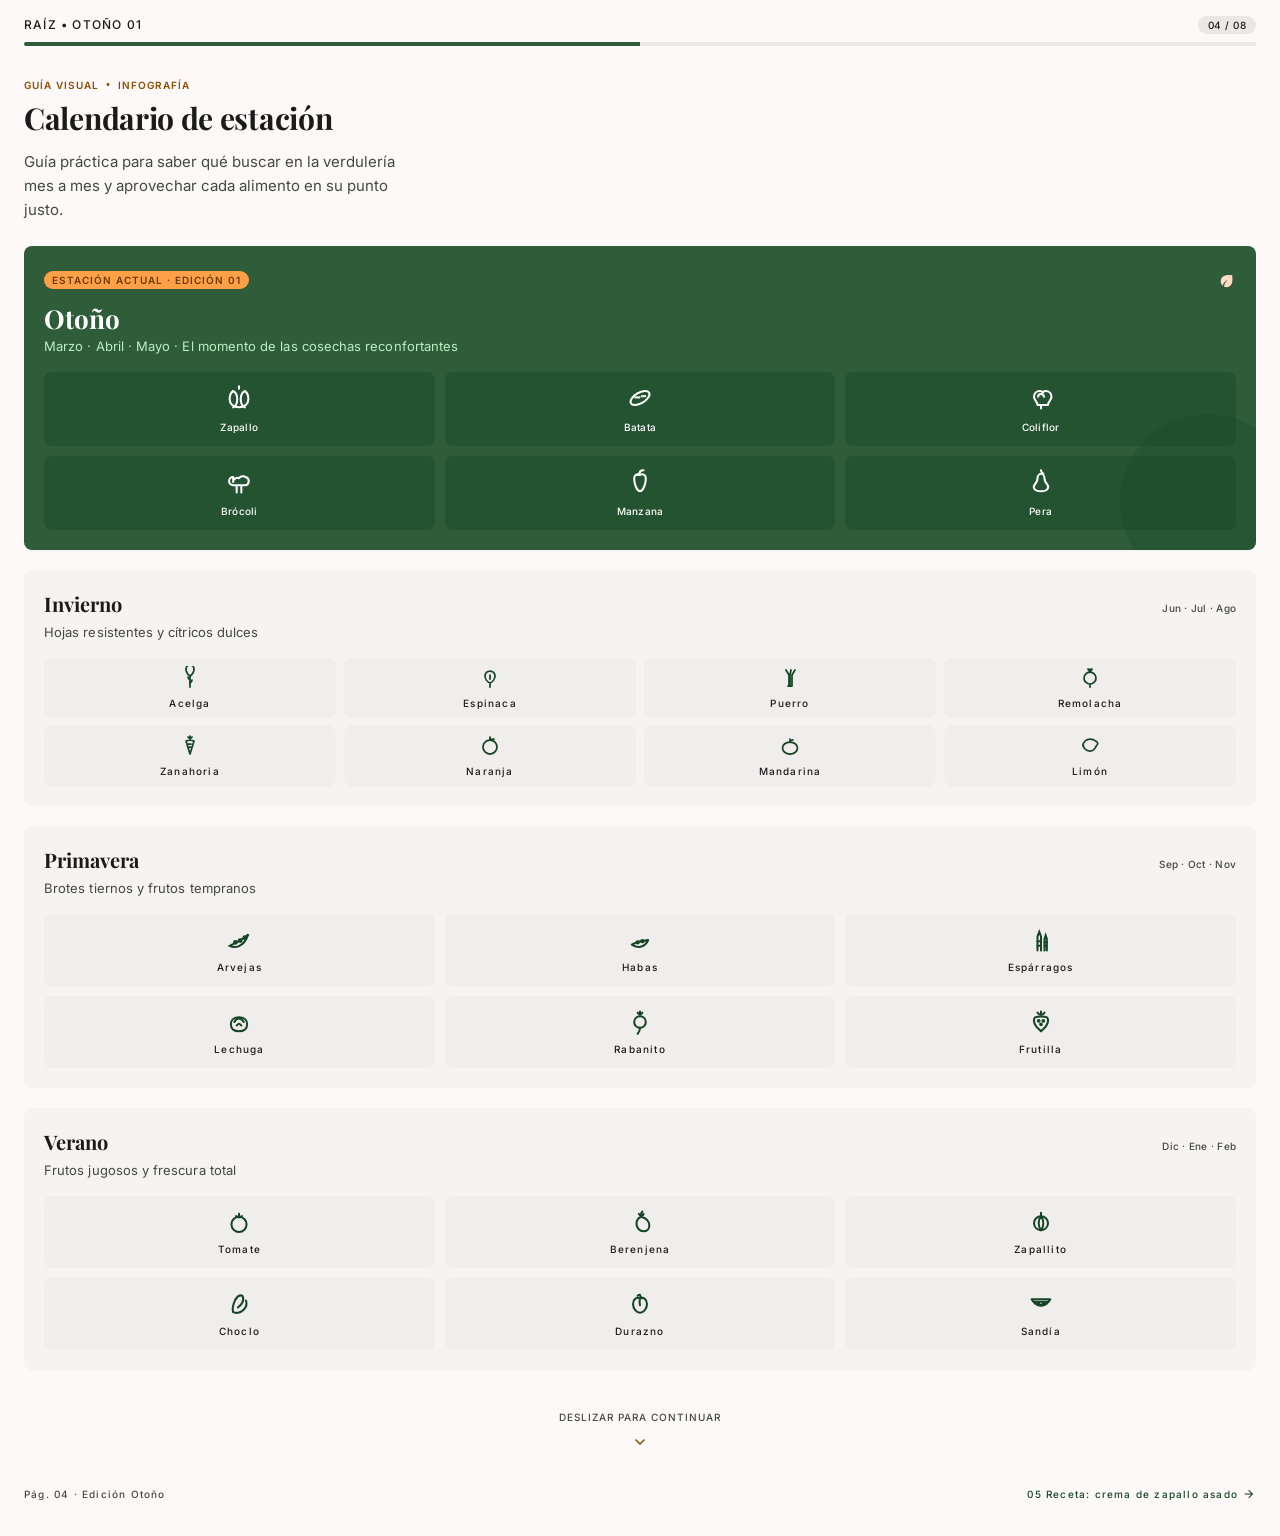
<file: revista-raiz/paginas/04-calendario.html>
<!DOCTYPE html>

<html lang="es"><head><meta charset="utf-8"/><meta content="width=device-width, initial-scale=1.0, maximum-scale=1.0, user-scalable=no, viewport-fit=cover" name="viewport"/><meta content="mobile_blank" name="shell-type"/><link href="https://fonts.googleapis.com" rel="preconnect"/><link crossorigin="" href="https://fonts.gstatic.com" rel="preconnect"/><link href="https://fonts.googleapis.com/css2?family=Inter:wght@400;500;600&amp;family=Playfair+Display:ital,wght@0,400;0,700;1,400&amp;display=swap" rel="stylesheet"/><link href="https://fonts.googleapis.com/css2?family=Material+Symbols+Outlined:opsz,wght,FILL,GRAD@20..48,100..700,0..1,-50..200" rel="stylesheet"/>
<link href="https://fonts.googleapis.com/css2?family=Material+Symbols+Outlined:wght,FILL@100..700,0..1&amp;display=swap" rel="stylesheet"/>
<link href="https://fonts.googleapis.com/css2?family=Material+Symbols+Outlined:wght,FILL@100..700,0..1&amp;display=swap" rel="stylesheet"/>
<link href="https://fonts.googleapis.com/css2?family=Material+Symbols+Outlined:wght,FILL@100..700,0..1&amp;display=swap" rel="stylesheet"/>
<link href="https://fonts.googleapis.com/css2?family=Material+Symbols+Outlined:wght,FILL@100..700,0..1&amp;display=swap" rel="stylesheet"/><style>@layer base { html, body { margin: 0; padding: 0; width: 100%; min-height: 100%; } .pb-safe { padding-bottom: env(safe-area-inset-bottom, 0px); } .pt-safe { padding-top: env(safe-area-inset-top, 0px); } }</style><style>
    body {
      min-height: max(884px, 100dvh);
    }
  </style>
<link rel="stylesheet" href="../css/04-calendario.css"/></head><body class="bg-surface text-on-surface antialiased flex flex-col min-h-screen"><main class="flex-1 w-full bg-surface pt-safe pb-safe"><div class="flex flex-col w-full">
<!-- Cabecera Superior Editorial -->
<header class="w-full px-6 pt-4 pb-3 flex flex-col gap-2">
<div class="flex items-center justify-between">
<span class="font-label-md text-label-md tracking-widest text-on-surface uppercase font-medium">RAÍZ • OTOÑO 01</span>
<div class="px-2.5 py-0.5 rounded-full bg-surface-container-high text-on-surface font-label-sm text-label-sm tracking-wider">
        04 / 08
      </div>
</div>
<!-- Barra de progreso (50% Otoño #2F5D3A, 50% neutro) -->
<div class="w-full h-1 bg-surface-container-highest rounded-full overflow-hidden flex">
<div class="w-1/2 h-full bg-primary-container"></div>
<div class="w-1/2 h-full bg-surface-container-high"></div>
</div>
</header>
<!-- Encabezado de Sección -->
<section class="px-6 pt-5 pb-6">
<div class="flex items-center gap-1.5 mb-2">
<span class="font-label-sm text-label-sm tracking-widest uppercase text-secondary font-semibold">GUÍA VISUAL</span>
<span class="text-secondary text-label-sm">•</span>
<span class="font-label-sm text-label-sm tracking-widest uppercase text-secondary font-semibold">INFOGRAFÍA</span>
</div>
<h1 class="font-headline-lg-mobile text-headline-lg-mobile text-on-surface mb-3 leading-tight">
      Calendario de estación
    </h1>
<p class="font-body-md text-body-md text-on-surface-variant max-w-sm">
      Guía práctica para saber qué buscar en la verdulería mes a mes y aprovechar cada alimento en su punto justo.
    </p>
</section>
<!-- Bloques de Estaciones -->
<div class="px-6 flex flex-col gap-5 pb-8">
<!-- BLOQUE 1: OTOÑO (DESTACADO / EN CURSO) -->
<article class="bg-primary-container text-on-primary rounded-lg p-5 shadow-sm relative overflow-hidden">
<!-- Acento decorativo sutil de fondo -->
<div class="absolute -right-10 -bottom-10 w-44 h-44 rounded-full bg-primary opacity-30 pointer-events-none"></div>
<div class="relative z-10 flex flex-col">
<div class="flex items-center justify-between mb-3">
<span class="px-2 py-0.5 rounded-full bg-secondary-container text-on-secondary-container font-label-sm text-label-sm tracking-widest uppercase font-semibold">
            ESTACIÓN ACTUAL · EDICIÓN 01
          </span>
<span class="material-symbols-outlined text-secondary-fixed text-lg" style="font-variation-settings: 'FILL' 1;">eco</span>
</div>
<h2 class="font-headline-md text-headline-md text-surface-container-lowest font-bold leading-none mb-1">
          Otoño
        </h2>
<p class="font-body-sm text-body-sm text-primary-fixed mb-4">
          Marzo · Abril · Mayo · El momento de las cosechas reconfortantes
        </p>
<!-- Grilla de Íconos Otoño -->
<div class="grid grid-cols-3 gap-2.5">
<!-- Zapallo -->
<div class="bg-primary/40 rounded-lg p-3 flex flex-col items-center text-center">
<svg class="w-7 h-7 text-surface-container-lowest mb-2" fill="none" stroke="currentColor" stroke-width="1.75" viewbox="0 0 24 24">
<path d="M12 4V2m-5 4C4.5 7.5 4 10 4 13c0 4 3 7 8 7s8-3 8-7c0-3-.5-5.5-3-7m-10 0c2 1 3.5 3.5 3.5 7 0 3.5-1.5 6-3.5 7m10-14c-2 1-3.5 3.5-3.5 7 0 3.5 1.5 6 3.5 7" stroke-linecap="round" stroke-linejoin="round"></path>
</svg>
<span class="font-label-sm text-label-sm text-surface-container-lowest font-medium tracking-wide">Zapallo</span>
</div>
<!-- Batata -->
<div class="bg-primary/40 rounded-lg p-3 flex flex-col items-center text-center">
<svg class="w-7 h-7 text-surface-container-lowest mb-2" fill="none" stroke="currentColor" stroke-width="1.75" viewbox="0 0 24 24">
<ellipse cx="12" cy="12" rx="9" ry="4.5" stroke-linecap="round" transform="rotate(-30 12 12)"></ellipse>
<path d="M8 11.5c1.5-.5 2 .5 3.5 0m2-1c1-.3 2 .2 3-.1" stroke-linecap="round"></path>
</svg>
<span class="font-label-sm text-label-sm text-surface-container-lowest font-medium tracking-wide">Batata</span>
</div>
<!-- Coliflor -->
<div class="bg-primary/40 rounded-lg p-3 flex flex-col items-center text-center">
<svg class="w-7 h-7 text-surface-container-lowest mb-2" fill="none" stroke="currentColor" stroke-width="1.75" viewbox="0 0 24 24">
<path d="M12 18v3m-3-3c0-3-3-4-3-7 0-3 2-5 5-5 1 0 2 .5 2.5 1.5C14 6.5 15 6 16 6c3 0 5 2 5 5 0 3-3 4-3 7H9z" stroke-linecap="round" stroke-linejoin="round"></path>
<path d="M9.5 11a2.5 2.5 0 0 1 5 0" stroke-linecap="round"></path>
</svg>
<span class="font-label-sm text-label-sm text-surface-container-lowest font-medium tracking-wide">Coliflor</span>
</div>
<!-- Brócoli -->
<div class="bg-primary/40 rounded-lg p-3 flex flex-col items-center text-center">
<svg class="w-7 h-7 text-surface-container-lowest mb-2" fill="none" stroke="currentColor" stroke-width="1.75" viewbox="0 0 24 24">
<path d="M10 16v5m4-5v5m-7-9a3.5 3.5 0 0 1 5-3.2A4 4 0 0 1 18 8a3.5 3.5 0 0 1-1 6.8H7a3.5 3.5 0 0 1 0-7z" stroke-linecap="round" stroke-linejoin="round"></path>
</svg>
<span class="font-label-sm text-label-sm text-surface-container-lowest font-medium tracking-wide">Brócoli</span>
</div>
<!-- Manzana -->
<div class="bg-primary/40 rounded-lg p-3 flex flex-col items-center text-center">
<svg class="w-7 h-7 text-surface-container-lowest mb-2" fill="none" stroke="currentColor" stroke-width="1.75" viewbox="0 0 24 24">
<path d="M12 3c0 2-1.5 3-3 3m3-3c1-1 3-1 3-1" stroke-linecap="round"></path>
<path d="M12 6c-2-1.5-5-.5-5 3 0 6 3 11 5 11s5-5 5-11c0-3.5-3-4.5-5-3z" stroke-linecap="round" stroke-linejoin="round"></path>
</svg>
<span class="font-label-sm text-label-sm text-surface-container-lowest font-medium tracking-wide">Manzana</span>
</div>
<!-- Pera -->
<div class="bg-primary/40 rounded-lg p-3 flex flex-col items-center text-center">
<svg class="w-7 h-7 text-surface-container-lowest mb-2" fill="none" stroke="currentColor" stroke-width="1.75" viewbox="0 0 24 24">
<path d="M12 2c0 2 1.5 2.5 2 3" stroke-linecap="round"></path>
<path d="M12 5c-1.5 0-3 1.5-3 4 0 2-1 3.5-2.5 5.5C5 16.5 6 20 12 20s7-3.5 5.5-5.5C16 12.5 15 11 15 9c0-2.5-1.5-4-3-4z" stroke-linecap="round" stroke-linejoin="round"></path>
</svg>
<span class="font-label-sm text-label-sm text-surface-container-lowest font-medium tracking-wide">Pera</span>
</div>
</div>
</div>
</article>
<!-- BLOQUE 2: INVIERNO -->
<article class="bg-surface-container-low rounded-lg p-5">
<div class="flex items-baseline justify-between mb-1">
<h2 class="font-headline-sm text-headline-sm text-on-surface">Invierno</h2>
<span class="font-label-sm text-label-sm tracking-wide text-on-surface-variant">Jun · Jul · Ago</span>
</div>
<p class="font-body-sm text-body-sm text-on-surface-variant mb-4">
        Hojas resistentes y cítricos dulces
      </p>
<div class="grid grid-cols-4 gap-2">
<!-- Acelga -->
<div class="bg-surface-container rounded-lg p-2 flex flex-col items-center text-center">
<svg class="w-6 h-6 text-primary mb-1.5" fill="none" stroke="currentColor" stroke-width="1.75" viewbox="0 0 24 24">
<path d="M12 21V10m0 0c-3-2-4-5-4-7a4 4 0 0 1 8 0c0 2-1 5-4 7z" stroke-linecap="round" stroke-linejoin="round"></path>
<path d="M12 14c-1.5-1-2-2-2-3m2 6c1.5-1 2-2 2-3" stroke-linecap="round"></path>
</svg>
<span class="font-label-sm text-label-sm text-on-surface">Acelga</span>
</div>
<!-- Espinaca -->
<div class="bg-surface-container rounded-lg p-2 flex flex-col items-center text-center">
<svg class="w-6 h-6 text-primary mb-1.5" fill="none" stroke="currentColor" stroke-width="1.75" viewbox="0 0 24 24">
<path d="M12 21v-4m0 0c-2.5-1-5-4-5-7a5 5 0 0 1 10 0c0 3-2.5 6-5 7z" stroke-linecap="round" stroke-linejoin="round"></path>
<path d="M12 13V9" stroke-linecap="round"></path>
</svg>
<span class="font-label-sm text-label-sm text-on-surface">Espinaca</span>
</div>
<!-- Puerro -->
<div class="bg-surface-container rounded-lg p-2 flex flex-col items-center text-center">
<svg class="w-6 h-6 text-primary mb-1.5" fill="none" stroke="currentColor" stroke-width="1.75" viewbox="0 0 24 24">
<path d="M10 20h4M11 20V9l-3-5m4 16V9l1-5m1 16V9l3-5" stroke-linecap="round" stroke-linejoin="round"></path>
</svg>
<span class="font-label-sm text-label-sm text-on-surface">Puerro</span>
</div>
<!-- Remolacha -->
<div class="bg-surface-container rounded-lg p-2 flex flex-col items-center text-center">
<svg class="w-6 h-6 text-primary mb-1.5" fill="none" stroke="currentColor" stroke-width="1.75" viewbox="0 0 24 24">
<path d="M12 3v3m-2-3c.5 1 1.5 2 2 3m2-3c-.5 1-1.5 2-2 3m0 0a6 6 0 1 0 0 12 6 6 0 0 0 0-12zm0 12v3" stroke-linecap="round" stroke-linejoin="round"></path>
</svg>
<span class="font-label-sm text-label-sm text-on-surface">Remolacha</span>
</div>
<!-- Zanahoria -->
<div class="bg-surface-container rounded-lg p-2 flex flex-col items-center text-center">
<svg class="w-6 h-6 text-primary mb-1.5" fill="none" stroke="currentColor" stroke-width="1.75" viewbox="0 0 24 24">
<path d="M12 2v3m-2-2 2 2m2-2-2 2M8 7c2-1 6-1 8 0l-4 13L8 7z" stroke-linecap="round" stroke-linejoin="round"></path>
<path d="M10 10h3m-2 3h2" stroke-linecap="round"></path>
</svg>
<span class="font-label-sm text-label-sm text-on-surface">Zanahoria</span>
</div>
<!-- Naranja -->
<div class="bg-surface-container rounded-lg p-2 flex flex-col items-center text-center">
<svg class="w-6 h-6 text-primary mb-1.5" fill="none" stroke="currentColor" stroke-width="1.75" viewbox="0 0 24 24">
<circle cx="12" cy="13" r="7" stroke-linecap="round"></circle>
<path d="M12 6V3m0 3c1.5-1 3-1 4-1" stroke-linecap="round"></path>
</svg>
<span class="font-label-sm text-label-sm text-on-surface">Naranja</span>
</div>
<!-- Mandarina -->
<div class="bg-surface-container rounded-lg p-2 flex flex-col items-center text-center">
<svg class="w-6 h-6 text-primary mb-1.5" fill="none" stroke="currentColor" stroke-width="1.75" viewbox="0 0 24 24">
<ellipse cx="12" cy="14" rx="7.5" ry="6" stroke-linecap="round"></ellipse>
<path d="M12 8V5m0 3a3 3 0 0 1 3-2" stroke-linecap="round"></path>
</svg>
<span class="font-label-sm text-label-sm text-on-surface">Mandarina</span>
</div>
<!-- Limón -->
<div class="bg-surface-container rounded-lg p-2 flex flex-col items-center text-center">
<svg class="w-6 h-6 text-primary mb-1.5" fill="none" stroke="currentColor" stroke-width="1.75" viewbox="0 0 24 24">
<path d="M5 12c0-4 3-7 7-7 2.5 0 4.5 1 5.5 2L19 8c1 1 1 2 0 3l-.5.5c-1 2.5-3 5.5-6.5 5.5-4 0-7-3-7-7z" stroke-linecap="round" stroke-linejoin="round"></path>
</svg>
<span class="font-label-sm text-label-sm text-on-surface">Limón</span>
</div>
</div>
</article>
<!-- BLOQUE 3: PRIMAVERA -->
<article class="bg-surface-container-low rounded-lg p-5">
<div class="flex items-baseline justify-between mb-1">
<h2 class="font-headline-sm text-headline-sm text-on-surface">Primavera</h2>
<span class="font-label-sm text-label-sm tracking-wide text-on-surface-variant">Sep · Oct · Nov</span>
</div>
<p class="font-body-sm text-body-sm text-on-surface-variant mb-4">
        Brotes tiernos y frutos tempranos
      </p>
<div class="grid grid-cols-3 gap-2.5">
<!-- Arvejas -->
<div class="bg-surface-container rounded-lg p-3 flex flex-col items-center text-center">
<svg class="w-7 h-7 text-primary mb-1.5" fill="none" stroke="currentColor" stroke-width="1.75" viewbox="0 0 24 24">
<path d="M4 17C8 19 16 19 20 7c-4 5-11 7-16 10z" stroke-linecap="round"></path>
<circle cx="9" cy="14" fill="currentColor" r="1.2"></circle>
<circle cx="13" cy="12.5" fill="currentColor" r="1.2"></circle>
<circle cx="17" cy="10" fill="currentColor" r="1.2"></circle>
</svg>
<span class="font-label-sm text-label-sm text-on-surface">Arvejas</span>
</div>
<!-- Habas -->
<div class="bg-surface-container rounded-lg p-3 flex flex-col items-center text-center">
<svg class="w-7 h-7 text-primary mb-1.5" fill="none" stroke="currentColor" stroke-width="1.75" viewbox="0 0 24 24">
<path d="M5 16c4 3 11 3 14-4-3 1-8 0-14 4z" stroke-linecap="round" stroke-linejoin="round"></path>
<circle cx="10" cy="14" fill="currentColor" r="1"></circle>
<circle cx="14" cy="13" fill="currentColor" r="1"></circle>
</svg>
<span class="font-label-sm text-label-sm text-on-surface">Habas</span>
</div>
<!-- Espárragos -->
<div class="bg-surface-container rounded-lg p-3 flex flex-col items-center text-center">
<svg class="w-7 h-7 text-primary mb-1.5" fill="none" stroke="currentColor" stroke-width="1.75" viewbox="0 0 24 24">
<path d="M9 21V9l1.5-4 1.5 4v12m3 0V11l1-3 1 3v10" stroke-linecap="round"></path>
<path d="M9 13h3m-3 4h3m3-3h2m-2 3h2" stroke-linecap="round"></path>
</svg>
<span class="font-label-sm text-label-sm text-on-surface">Espárragos</span>
</div>
<!-- Lechuga -->
<div class="bg-surface-container rounded-lg p-3 flex flex-col items-center text-center">
<svg class="w-7 h-7 text-primary mb-1.5" fill="none" stroke="currentColor" stroke-width="1.75" viewbox="0 0 24 24">
<path d="M12 20c-4 0-7-2-7-6 0-3 2-6 7-6s7 3 7 6c0 4-3 6-7 6z" stroke-linecap="round" stroke-linejoin="round"></path>
<path d="M8 12c1-2 2.5-3 4-3s3 1 4 3m-6 3c1-1 1.5-1.5 2-1.5s1 .5 2 1.5" stroke-linecap="round"></path>
</svg>
<span class="font-label-sm text-label-sm text-on-surface">Lechuga</span>
</div>
<!-- Rabanito -->
<div class="bg-surface-container rounded-lg p-3 flex flex-col items-center text-center">
<svg class="w-7 h-7 text-primary mb-1.5" fill="none" stroke="currentColor" stroke-width="1.75" viewbox="0 0 24 24">
<path d="M12 3v3m-2-2 2 2m2-2-2 2" stroke-linecap="round"></path>
<circle cx="12" cy="12" r="5" stroke-linecap="round"></circle>
<path d="M12 17c0 2-1 4-2 5" stroke-linecap="round"></path>
</svg>
<span class="font-label-sm text-label-sm text-on-surface">Rabanito</span>
</div>
<!-- Frutilla -->
<div class="bg-surface-container rounded-lg p-3 flex flex-col items-center text-center">
<svg class="w-7 h-7 text-primary mb-1.5" fill="none" stroke="currentColor" stroke-width="1.75" viewbox="0 0 24 24">
<path d="M9 4c1 1.5 2 2 3 2s2-.5 3-2m-3 2v-3" stroke-linecap="round"></path>
<path d="M7 8c-2 2-1 5 1 8l4 4 4-4c2-3 3-6 1-8-2-1-8-1-10 0z" stroke-linecap="round" stroke-linejoin="round"></path>
<circle cx="10" cy="11" fill="currentColor" r=".75"></circle>
<circle cx="14" cy="11" fill="currentColor" r=".75"></circle>
<circle cx="12" cy="14" fill="currentColor" r=".75"></circle>
</svg>
<span class="font-label-sm text-label-sm text-on-surface">Frutilla</span>
</div>
</div>
</article>
<!-- BLOQUE 4: VERANO -->
<article class="bg-surface-container-low rounded-lg p-5">
<div class="flex items-baseline justify-between mb-1">
<h2 class="font-headline-sm text-headline-sm text-on-surface">Verano</h2>
<span class="font-label-sm text-label-sm tracking-wide text-on-surface-variant">Dic · Ene · Feb</span>
</div>
<p class="font-body-sm text-body-sm text-on-surface-variant mb-4">
        Frutos jugosos y frescura total
      </p>
<div class="grid grid-cols-3 gap-2.5">
<!-- Tomate -->
<div class="bg-surface-container rounded-lg p-3 flex flex-col items-center text-center">
<svg class="w-7 h-7 text-primary mb-1.5" fill="none" stroke="currentColor" stroke-width="1.75" viewbox="0 0 24 24">
<circle cx="12" cy="14" r="6.5" stroke-linecap="round"></circle>
<path d="M12 7.5V5m-2.5 2 2.5 1 2.5-1" stroke-linecap="round"></path>
</svg>
<span class="font-label-sm text-label-sm text-on-surface">Tomate</span>
</div>
<!-- Berenjena -->
<div class="bg-surface-container rounded-lg p-3 flex flex-col items-center text-center">
<svg class="w-7 h-7 text-primary mb-1.5" fill="none" stroke="currentColor" stroke-width="1.75" viewbox="0 0 24 24">
<path d="M14 3c-1 1-1.5 2-1 3m-2-1c.5 1 1 1.5 2 1.5 1 0 2-.5 2-1.5" stroke-linecap="round"></path>
<path d="M13 7.5c-2.5 1-4 3-4 6 0 4 3 6.5 6 6.5s5-2 5-5c0-4.5-3.5-6.5-7-7.5z" stroke-linecap="round" stroke-linejoin="round"></path>
</svg>
<span class="font-label-sm text-label-sm text-on-surface">Berenjena</span>
</div>
<!-- Zapallito -->
<div class="bg-surface-container rounded-lg p-3 flex flex-col items-center text-center">
<svg class="w-7 h-7 text-primary mb-1.5" fill="none" stroke="currentColor" stroke-width="1.75" viewbox="0 0 24 24">
<circle cx="12" cy="13" r="6" stroke-linecap="round"></circle>
<path d="M12 7V4m0 3c-1.5 2-2 4-2 6s.5 4 2 6m0-12c1.5 2 2 4 2 6s-.5 4-2 6" stroke-linecap="round"></path>
</svg>
<span class="font-label-sm text-label-sm text-on-surface">Zapallito</span>
</div>
<!-- Choclo -->
<div class="bg-surface-container rounded-lg p-3 flex flex-col items-center text-center">
<svg class="w-7 h-7 text-primary mb-1.5" fill="none" stroke="currentColor" stroke-width="1.75" viewbox="0 0 24 24">
<path d="M7 19c2 1 6 1 9-2m-9 2c-1-3 0-7 2-11m7 9c2-2 3-5 2-8" stroke-linecap="round"></path>
<path d="M9 8c2-3 4-4 6-3 2 4-1 8-4 10" stroke-linecap="round"></path>
</svg>
<span class="font-label-sm text-label-sm text-on-surface">Choclo</span>
</div>
<!-- Durazno -->
<div class="bg-surface-container rounded-lg p-3 flex flex-col items-center text-center">
<svg class="w-7 h-7 text-primary mb-1.5" fill="none" stroke="currentColor" stroke-width="1.75" viewbox="0 0 24 24">
<path d="M12 4c0 1.5 1 2.5 2 3m-2-3c-.5 0-1.5.5-2 1" stroke-linecap="round"></path>
<path d="M12 7c-3-1-6 1-6 5 0 4.5 3.5 7.5 6 7.5s6-3 6-7.5c0-4-3-6-6-5z" stroke-linecap="round" stroke-linejoin="round"></path>
<path d="M12 7c-.5 2-.5 4 0 6" stroke-linecap="round"></path>
</svg>
<span class="font-label-sm text-label-sm text-on-surface">Durazno</span>
</div>
<!-- Sandía -->
<div class="bg-surface-container rounded-lg p-3 flex flex-col items-center text-center">
<svg class="w-7 h-7 text-primary mb-1.5" fill="none" stroke="currentColor" stroke-width="1.75" viewbox="0 0 24 24">
<path d="M4 8a9 9 0 0 0 16 0H4z" stroke-linecap="round" stroke-linejoin="round"></path>
<path d="M6 10a7 7 0 0 0 12 0H6z" stroke-linecap="round"></path>
<circle cx="10" cy="11.5" fill="currentColor" r=".7"></circle>
<circle cx="14" cy="11.5" fill="currentColor" r=".7"></circle>
</svg>
<span class="font-label-sm text-label-sm text-on-surface">Sandía</span>
</div>
</div>
</article>
</div>
<!-- Pie de Página y Navegación Editorial -->
<footer class="w-full px-6 pt-2 pb-8 flex flex-col items-center text-center gap-4">
<!-- Indicador de desplazamiento con micro-animación -->
<div class="flex flex-col items-center gap-1 cursor-pointer transition-transform duration-200 active:scale-95">
<span class="font-label-sm text-label-sm tracking-widest text-on-surface-variant uppercase font-medium">
        DESLIZAR PARA CONTINUAR
      </span>
<span class="material-symbols-outlined text-secondary animate-bounce text-xl">
        keyboard_arrow_down
      </span>
</div>
<!-- Enlace Paginador Siguiente Pantalla -->
<div class="w-full pt-3 flex items-center justify-between font-label-sm text-label-sm text-on-surface-variant">
<span>Pág. 04 · Edición Otoño</span>
<a class="inline-flex items-center gap-1 text-primary font-medium hover:text-primary-container transition-colors" href="#">
<span>05 Receta: crema de zapallo asado</span>
<span class="material-symbols-outlined text-sm">arrow_forward</span>
</a>
</div>
</footer>
</div></main><script>
document.addEventListener('click',function(e){var a=e.target.closest&&e.target.closest('a[href^="#"]');if(!a)return;e.preventDefault();var h=a.getAttribute('href').slice(1);if(window.parent!==window&&h){window.parent.postMessage({raizGoto:h},'*');}});
</script></body></html>
</file>
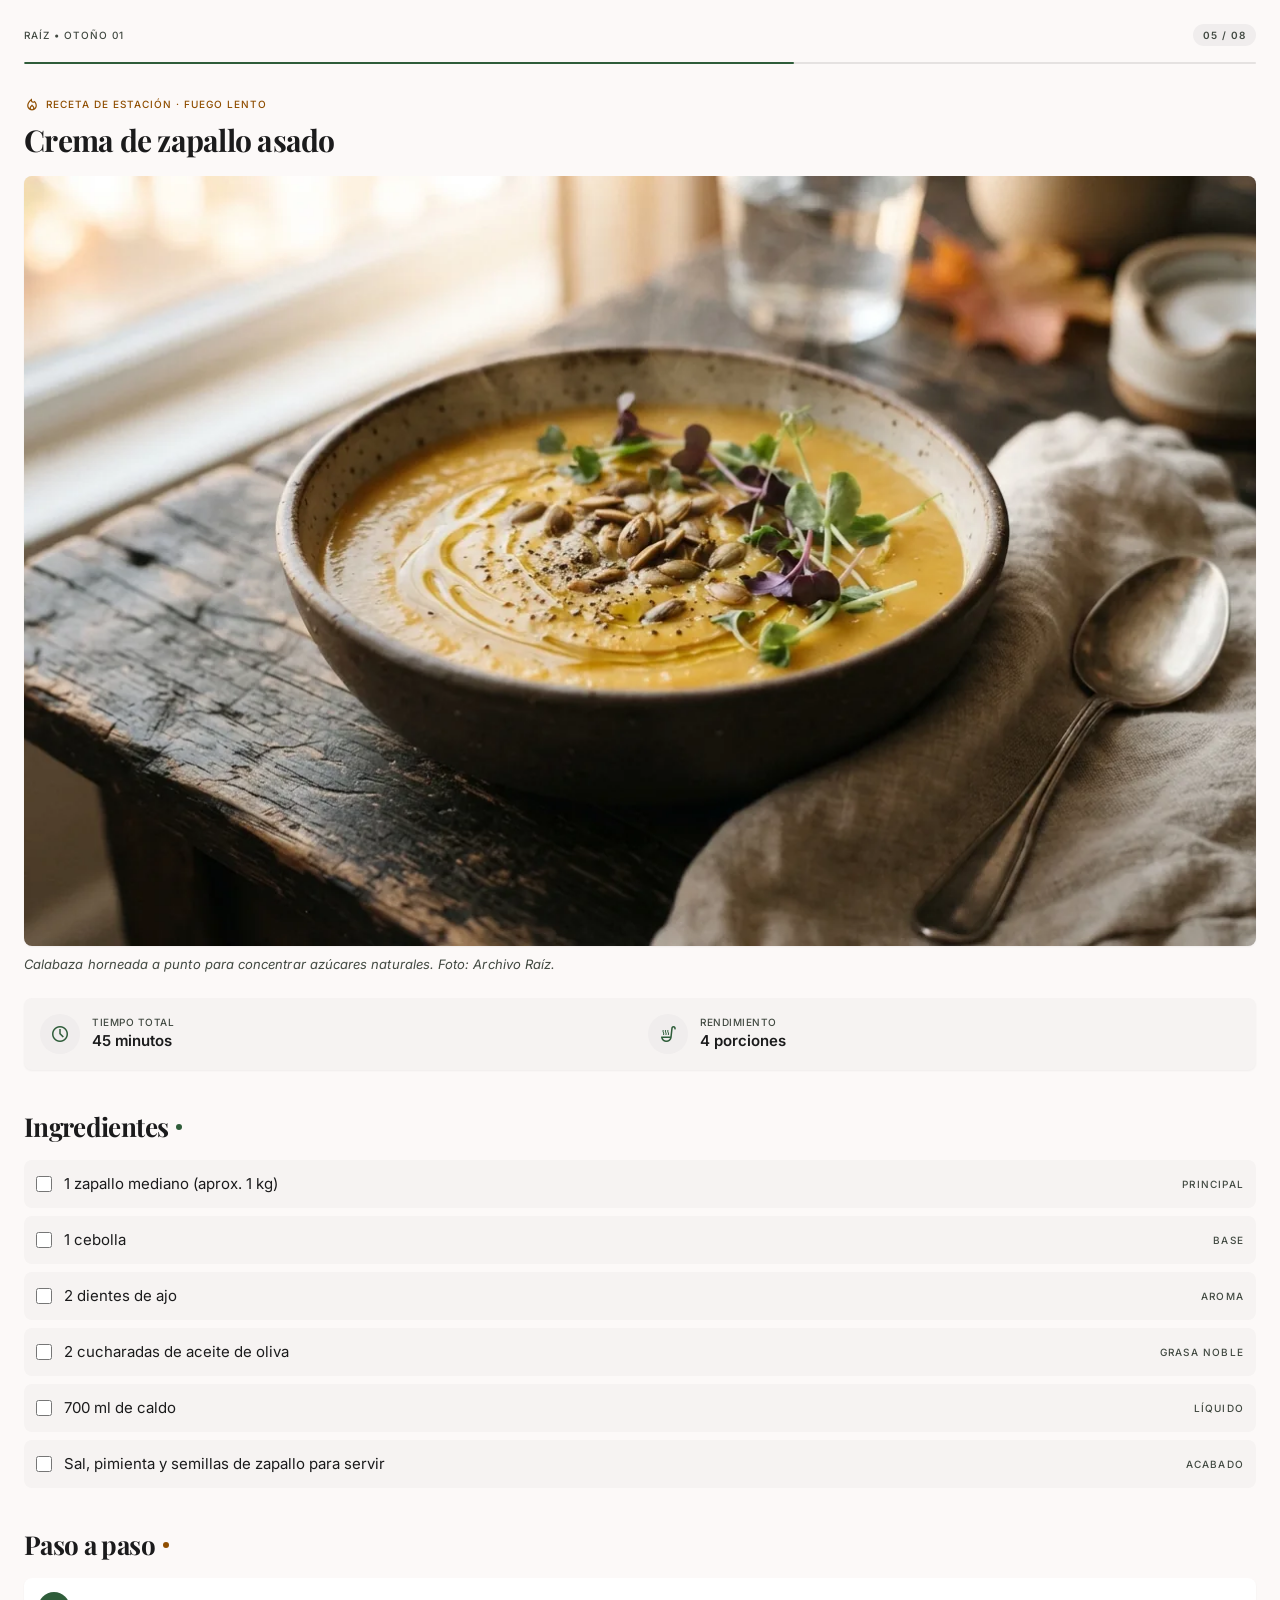
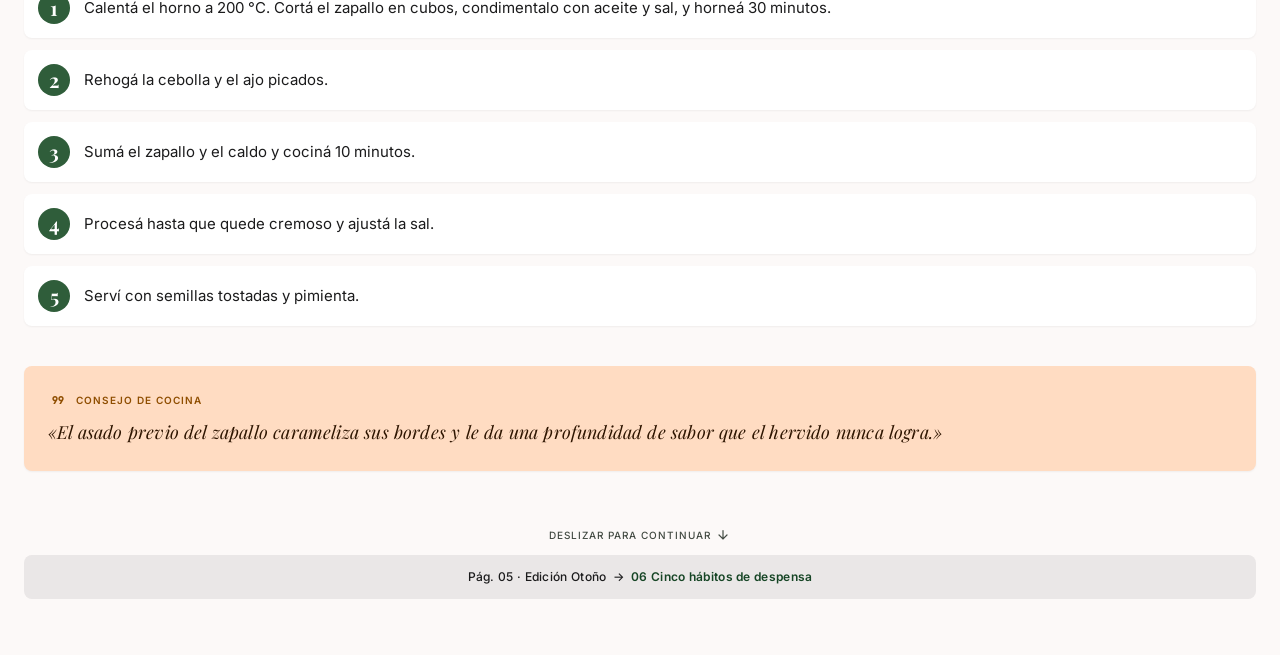
<file: revista-raiz/paginas/05-receta-zapallo.html>
<!DOCTYPE html>

<html lang="es"><head><meta charset="utf-8"/><meta content="width=device-width, initial-scale=1.0, maximum-scale=1.0, user-scalable=no, viewport-fit=cover" name="viewport"/><meta content="mobile_blank" name="shell-type"/><link href="https://fonts.googleapis.com" rel="preconnect"/><link crossorigin="" href="https://fonts.gstatic.com" rel="preconnect"/><link href="https://fonts.googleapis.com/css2?family=Inter:wght@400;500;600&amp;family=Playfair+Display:ital,wght@0,400;0,700;1,400&amp;display=swap" rel="stylesheet"/><link href="https://fonts.googleapis.com/css2?family=Material+Symbols+Outlined:opsz,wght,FILL,GRAD@24,400,0,0" rel="stylesheet"/>
<link href="https://fonts.googleapis.com/css2?family=Material+Symbols+Outlined:wght,FILL@100..700,0..1&amp;display=swap" rel="stylesheet"/><style>@layer base{html,body{width:100%;min-height:100%;margin:0;padding:0;}body{overscroll-behavior-y:none;-webkit-font-smoothing:antialiased;}.pb-safe{padding-bottom:env(safe-area-inset-bottom,0px);}.pt-safe{padding-top:env(safe-area-inset-top,0px);}main>:first-child{margin-top:0!important;}main>:last-child{margin-bottom:0!important;}}::-webkit-scrollbar{display:none;}</style><link rel="stylesheet" href="../css/05-receta-zapallo.css"/></head><body class="bg-surface text-on-surface font-body-md text-body-md flex flex-col min-h-screen selection:bg-secondary-fixed selection:text-on-secondary-fixed"><main class="flex flex-col relative w-full min-h-screen bg-surface pt-safe pb-safe"><div class="flex flex-col w-full text-on-surface">
<!-- Top editorial header bar -->
<header class="flex flex-col w-full px-margin pt-4 pb-2 bg-surface">
<div class="flex items-center justify-between py-2">
<span class="font-label-sm text-label-sm uppercase tracking-widest text-on-surface-variant font-medium">RAÍZ • OTOÑO 01</span>
<span class="px-2.5 py-1 rounded-full bg-surface-container text-on-surface-variant font-label-sm text-label-sm tracking-widest font-semibold">05 / 08</span>
</div>
<!-- Reading Progress Bar (62.5% filled) -->
<div class="w-full h-0.5 bg-surface-container-highest rounded-full overflow-hidden mt-2">
<div class="h-full bg-primary-container rounded-full" style="width: 62.5%;"></div>
</div>
</header>
<!-- Editorial article content -->
<article class="flex flex-col w-full px-margin pt-6 pb-space-lg">
<!-- Section kicker -->
<div class="flex items-center gap-1.5 mb-2.5">
<span class="material-symbols-outlined text-[16px] text-secondary">local_fire_department</span>
<span class="font-label-sm text-label-sm text-secondary tracking-widest font-medium uppercase">
        RECETA DE ESTACIÓN · FUEGO LENTO
      </span>
</div>
<!-- Recipe Title -->
<h1 class="font-headline-lg-mobile text-headline-lg-mobile text-on-surface tracking-tight leading-tight mb-space-sm">
      Crema de zapallo asado
    </h1>
<!-- Recipe Photo Card -->
<figure class="w-full flex flex-col mb-space-md">
<div class="w-full overflow-hidden rounded-lg shadow-sm bg-surface-container">
<img alt="Artisan bowl of roasted butternut squash soup garnished with toasted pumpkin seeds and microgreens" class="w-full h-auto object-cover aspect-[16/10] block" src="../img/crema.webp"/>
</div>
<figcaption class="mt-2 text-left font-body-sm text-body-sm text-on-surface-variant italic">
        Calabaza horneada a punto para concentrar azúcares naturales. Foto: Archivo Raíz.
      </figcaption>
</figure>
<!-- Metadata box -->
<div class="w-full bg-surface-container-low rounded-lg p-space-sm mb-space-lg shadow-sm">
<div class="grid grid-cols-2 gap-4">
<!-- Item 1: Tiempo -->
<div class="flex items-center gap-3">
<div class="w-10 h-10 rounded-full bg-surface-container flex items-center justify-center shrink-0">
<span class="material-symbols-outlined text-primary-container text-[20px]">schedule</span>
</div>
<div class="flex flex-col">
<span class="font-label-sm text-label-sm text-on-surface-variant uppercase tracking-wider">Tiempo total</span>
<span class="font-body-md text-body-md text-on-surface font-semibold">45 minutos</span>
</div>
</div>
<!-- Item 2: Rendimiento -->
<div class="flex items-center gap-3">
<div class="w-10 h-10 rounded-full bg-surface-container flex items-center justify-center shrink-0">
<span class="material-symbols-outlined text-primary-container text-[20px]">soup_kitchen</span>
</div>
<div class="flex flex-col">
<span class="font-label-sm text-label-sm text-on-surface-variant uppercase tracking-wider">Rendimiento</span>
<span class="font-body-md text-body-md text-on-surface font-semibold">4 porciones</span>
</div>
</div>
</div>
</div>
<!-- Section: Ingredientes -->
<section class="flex flex-col w-full mb-space-lg">
<div class="flex items-center gap-2 mb-space-sm">
<h2 class="font-headline-md text-headline-md text-on-surface tracking-tight">Ingredientes</h2>
<span class="w-1.5 h-1.5 rounded-full bg-primary-container"></span>
</div>
<div class="flex flex-col gap-2 w-full">
<!-- Ingrediente 1 -->
<label class="flex items-center justify-between p-3 rounded-lg bg-surface-container-low cursor-pointer transition-colors active:bg-surface-container">
<div class="flex items-center gap-3">
<input class="w-4 h-4 rounded text-primary-container accent-primary-container cursor-pointer" type="checkbox"/>
<span class="font-body-md text-body-md text-on-surface">1 zapallo mediano (aprox. 1 kg)</span>
</div>
<span class="font-label-sm text-label-sm text-on-surface-variant uppercase">Principal</span>
</label>
<!-- Ingrediente 2 -->
<label class="flex items-center justify-between p-3 rounded-lg bg-surface-container-low cursor-pointer transition-colors active:bg-surface-container">
<div class="flex items-center gap-3">
<input class="w-4 h-4 rounded text-primary-container accent-primary-container cursor-pointer" type="checkbox"/>
<span class="font-body-md text-body-md text-on-surface">1 cebolla</span>
</div>
<span class="font-label-sm text-label-sm text-on-surface-variant uppercase">Base</span>
</label>
<!-- Ingrediente 3 -->
<label class="flex items-center justify-between p-3 rounded-lg bg-surface-container-low cursor-pointer transition-colors active:bg-surface-container">
<div class="flex items-center gap-3">
<input class="w-4 h-4 rounded text-primary-container accent-primary-container cursor-pointer" type="checkbox"/>
<span class="font-body-md text-body-md text-on-surface">2 dientes de ajo</span>
</div>
<span class="font-label-sm text-label-sm text-on-surface-variant uppercase">Aroma</span>
</label>
<!-- Ingrediente 4 -->
<label class="flex items-center justify-between p-3 rounded-lg bg-surface-container-low cursor-pointer transition-colors active:bg-surface-container">
<div class="flex items-center gap-3">
<input class="w-4 h-4 rounded text-primary-container accent-primary-container cursor-pointer" type="checkbox"/>
<span class="font-body-md text-body-md text-on-surface">2 cucharadas de aceite de oliva</span>
</div>
<span class="font-label-sm text-label-sm text-on-surface-variant uppercase">Grasa noble</span>
</label>
<!-- Ingrediente 5 -->
<label class="flex items-center justify-between p-3 rounded-lg bg-surface-container-low cursor-pointer transition-colors active:bg-surface-container">
<div class="flex items-center gap-3">
<input class="w-4 h-4 rounded text-primary-container accent-primary-container cursor-pointer" type="checkbox"/>
<span class="font-body-md text-body-md text-on-surface">700 ml de caldo</span>
</div>
<span class="font-label-sm text-label-sm text-on-surface-variant uppercase">Líquido</span>
</label>
<!-- Ingrediente 6 -->
<label class="flex items-center justify-between p-3 rounded-lg bg-surface-container-low cursor-pointer transition-colors active:bg-surface-container">
<div class="flex items-center gap-3">
<input class="w-4 h-4 rounded text-primary-container accent-primary-container cursor-pointer" type="checkbox"/>
<span class="font-body-md text-body-md text-on-surface">Sal, pimienta y semillas de zapallo para servir</span>
</div>
<span class="font-label-sm text-label-sm text-on-surface-variant uppercase">Acabado</span>
</label>
</div>
</section>
<!-- Section: Paso a paso -->
<section class="flex flex-col w-full mb-space-lg">
<div class="flex items-center gap-2 mb-space-sm">
<h2 class="font-headline-md text-headline-md text-on-surface tracking-tight">Paso a paso</h2>
<span class="w-1.5 h-1.5 rounded-full bg-secondary"></span>
</div>
<div class="flex flex-col gap-3 w-full">
<!-- Paso 01 -->
<div class="flex items-start gap-3.5 p-3.5 rounded-lg bg-surface-container-lowest shadow-sm">
<span class="flex items-center justify-center w-8 h-8 rounded-full bg-primary-container text-on-primary font-headline-sm text-headline-sm shrink-0">
            1
          </span>
<p class="font-body-md text-body-md text-on-surface pt-1 leading-relaxed">
            Calentá el horno a 200 °C. Cortá el zapallo en cubos, condimentalo con aceite y sal, y horneá 30 minutos.
          </p>
</div>
<!-- Paso 02 -->
<div class="flex items-start gap-3.5 p-3.5 rounded-lg bg-surface-container-lowest shadow-sm">
<span class="flex items-center justify-center w-8 h-8 rounded-full bg-primary-container text-on-primary font-headline-sm text-headline-sm shrink-0">
            2
          </span>
<p class="font-body-md text-body-md text-on-surface pt-1 leading-relaxed">
            Rehogá la cebolla y el ajo picados.
          </p>
</div>
<!-- Paso 03 -->
<div class="flex items-start gap-3.5 p-3.5 rounded-lg bg-surface-container-lowest shadow-sm">
<span class="flex items-center justify-center w-8 h-8 rounded-full bg-primary-container text-on-primary font-headline-sm text-headline-sm shrink-0">
            3
          </span>
<p class="font-body-md text-body-md text-on-surface pt-1 leading-relaxed">
            Sumá el zapallo y el caldo y cociná 10 minutos.
          </p>
</div>
<!-- Paso 04 -->
<div class="flex items-start gap-3.5 p-3.5 rounded-lg bg-surface-container-lowest shadow-sm">
<span class="flex items-center justify-center w-8 h-8 rounded-full bg-primary-container text-on-primary font-headline-sm text-headline-sm shrink-0">
            4
          </span>
<p class="font-body-md text-body-md text-on-surface pt-1 leading-relaxed">
            Procesá hasta que quede cremoso y ajustá la sal.
          </p>
</div>
<!-- Paso 05 -->
<div class="flex items-start gap-3.5 p-3.5 rounded-lg bg-surface-container-lowest shadow-sm">
<span class="flex items-center justify-center w-8 h-8 rounded-full bg-primary-container text-on-primary font-headline-sm text-headline-sm shrink-0">
            5
          </span>
<p class="font-body-md text-body-md text-on-surface pt-1 leading-relaxed">
            Serví con semillas tostadas y pimienta.
          </p>
</div>
</div>
</section>
<!-- Chef's note / tip callout -->
<aside class="relative p-space-md rounded-lg bg-secondary-fixed text-on-secondary-fixed shadow-sm mb-space-lg">
<div class="flex items-center gap-2 mb-2 text-secondary">
<span class="material-symbols-outlined text-[20px]">format_quote</span>
<span class="font-label-sm text-label-sm uppercase tracking-widest font-semibold">Consejo de cocina</span>
</div>
<p class="font-subheading text-subheading italic leading-relaxed text-on-secondary-fixed">
        «El asado previo del zapallo carameliza sus bordes y le da una profundidad de sabor que el hervido nunca logra.»
      </p>
</aside>
<!-- Footer reading transition -->
<div class="flex flex-col items-center justify-center pt-space-sm pb-4 text-center">
<div class="flex items-center gap-1 text-on-surface-variant mb-3 animate-bounce">
<span class="font-label-sm text-label-sm tracking-widest uppercase font-medium">DESLIZAR PARA CONTINUAR</span>
<span class="material-symbols-outlined text-[16px]">arrow_downward</span>
</div>
<div class="w-full py-3.5 px-4 rounded-lg bg-surface-container-high text-on-surface text-center font-label-md text-label-md tracking-wide">
        Pág. 05 · Edición Otoño  →  <span class="font-semibold text-primary">06 Cinco hábitos de despensa</span>
</div>
</div>
</article>
</div></main><script>
document.addEventListener('click',function(e){var a=e.target.closest&&e.target.closest('a[href^="#"]');if(!a)return;e.preventDefault();var h=a.getAttribute('href').slice(1);if(window.parent!==window&&h){window.parent.postMessage({raizGoto:h},'*');}});
</script></body></html>
</file>
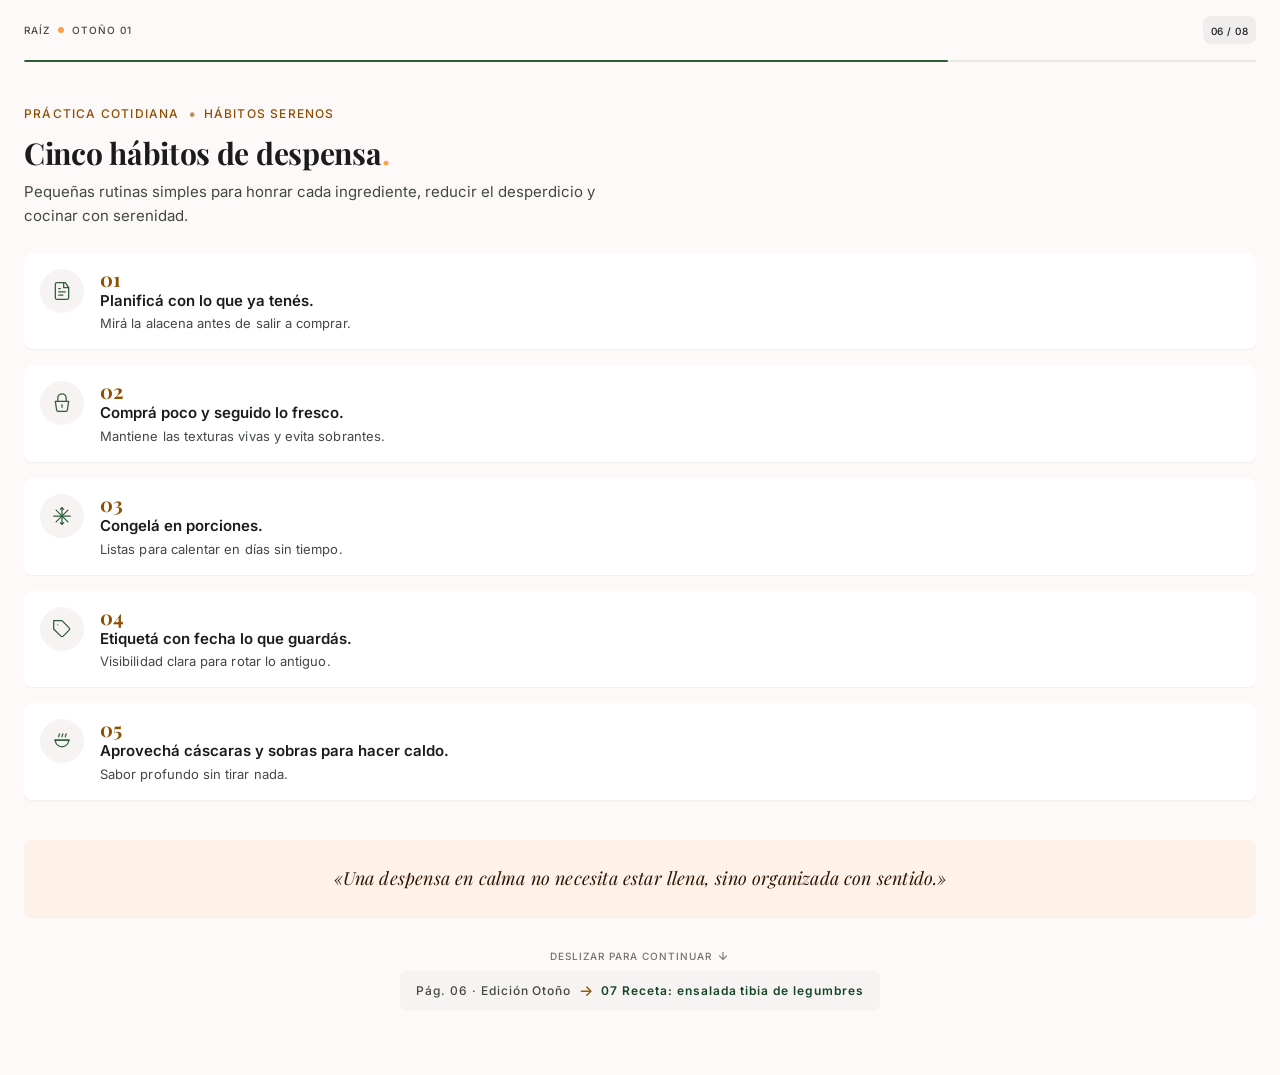
<file: revista-raiz/paginas/06-habitos.html>
<!DOCTYPE html>

<html class="h-full" lang="es"><head><meta charset="utf-8"/><meta content="width=device-width, initial-scale=1.0, maximum-scale=1.0, user-scalable=no, viewport-fit=cover" name="viewport"/><meta content="mobile_blank" name="shell-type"/><link href="https://fonts.googleapis.com" rel="preconnect"/><link crossorigin="" href="https://fonts.gstatic.com" rel="preconnect"/><link href="https://fonts.googleapis.com/css2?family=Inter:wght@400;500;600&amp;family=Playfair+Display:ital,wght@0,400;0,600;0,700;1,400&amp;display=swap" rel="stylesheet"/><link href="https://fonts.googleapis.com/css2?family=Material+Symbols+Outlined:opsz,wght,FILL,GRAD@20..48,100..700,0..1,-50..200" rel="stylesheet"/>
<link href="https://fonts.googleapis.com/css2?family=Material+Symbols+Outlined:wght,FILL@100..700,0..1&amp;display=swap" rel="stylesheet"/><style>@layer base{html,body{width:100%;margin:0;padding:0;min-height:100%;background-color:#fcf9f8;-webkit-tap-highlight-color:transparent;}body{overscroll-behavior-y:none;-webkit-font-smoothing:antialiased;-moz-osx-font-smoothing:grayscale;}.pb-safe{padding-bottom:env(safe-area-inset-bottom,0px);}.pt-safe{padding-top:env(safe-area-inset-top,0px);}main>:first-child{margin-top:0!important;}main>:last-child{margin-bottom:0!important;}}::-webkit-scrollbar{display:none;}</style><link rel="stylesheet" href="../css/06-habitos.css"/></head><body class="bg-surface text-on-surface font-body-md text-body-md min-h-screen flex flex-col selection:bg-secondary-fixed selection:text-on-secondary-fixed"><main class="flex-1 flex flex-col relative w-full bg-surface pt-safe pb-safe"><div class="flex flex-col w-full px-margin pb-space-xl">
<!-- 1. Encabezado de Edición & Barra de Progreso -->
<header class="w-full pt-space-xs pb-space-sm">
<div class="flex items-center justify-between py-space-xs">
<div class="flex items-center space-x-space-xs">
<span class="font-label-sm text-label-sm tracking-widest text-on-surface-variant uppercase">RAÍZ</span>
<span class="inline-block w-1.5 h-1.5 rounded-full bg-secondary-container"></span>
<span class="font-label-sm text-label-sm tracking-widest text-on-surface-variant uppercase">OTOÑO 01</span>
</div>
<div class="bg-surface-container px-space-xs py-0.5 rounded-lg">
<span class="font-label-sm text-label-sm text-on-surface tracking-wider font-medium">06 / 08</span>
</div>
</div>
<!-- Barra de progreso (75% lectura) -->
<div class="w-full h-0.5 bg-surface-container-high rounded-full mt-space-xs overflow-hidden">
<div class="h-full bg-primary-container rounded-full" style="width: 75%;"></div>
</div>
</header>
<!-- 2. Kicker / Categoría Superior -->
<div class="mt-space-md flex items-center space-x-space-xs">
<span class="font-label-md text-label-md uppercase text-secondary font-medium tracking-widest">
      Práctica cotidiana
    </span>
<span class="text-secondary opacity-60">•</span>
<span class="font-label-md text-label-md uppercase text-secondary font-medium tracking-widest">
      Hábitos serenos
    </span>
</div>
<!-- 3. Título Principal & Bajada Editorial -->
<div class="mt-space-xs mb-space-md">
<h1 class="font-headline-lg-mobile text-headline-lg-mobile text-on-surface">
      Cinco hábitos de despensa<span class="text-secondary-container">.</span>
</h1>
<p class="font-body-md text-body-md text-on-surface-variant mt-space-xs leading-relaxed max-w-prose">
      Pequeñas rutinas simples para honrar cada ingrediente, reducir el desperdicio y cocinar con serenidad.
    </p>
</div>
<!-- 4. Cinco Franjas Horizontales Editoriales -->
<section aria-label="Hábitos de despensa" class="flex flex-col space-y-space-sm">
<!-- Franja 01 -->
<article class="bg-surface-container-lowest rounded-lg p-space-sm shadow-sm flex items-start space-x-space-sm transition-transform active:scale-[0.99] duration-150">
<div class="flex-shrink-0 flex items-center justify-center w-11 h-11 rounded-full bg-surface-container-low text-primary-container">
<!-- SVG: Libreta con lápiz -->
<svg class="w-5 h-5" fill="none" stroke="currentColor" stroke-linecap="round" stroke-linejoin="round" stroke-width="1.5" viewbox="0 0 24 24">
<path d="M16 2H6a2 2 0 0 0-2 2v16a2 2 0 0 0 2 2h12a2 2 0 0 0 2-2V8z"></path>
<polyline points="14 2 14 8 20 8"></polyline>
<line x1="8" x2="16" y1="13" y2="13"></line>
<line x1="8" x2="13" y1="17" y2="17"></line>
<line x1="10" x2="8" y1="9" y2="9"></line>
</svg>
</div>
<div class="flex-1 min-w-0">
<div class="flex items-baseline space-x-space-xs mb-0.5">
<span class="font-headline-sm text-headline-sm text-secondary leading-none">01</span>
</div>
<h2 class="font-body-md text-body-md font-semibold text-on-surface leading-snug">
          Planificá con lo que ya tenés.
        </h2>
<p class="font-body-sm text-body-sm text-on-surface-variant mt-0.5">
          Mirá la alacena antes de salir a comprar.
        </p>
</div>
</article>
<!-- Franja 02 -->
<article class="bg-surface-container-lowest rounded-lg p-space-sm shadow-sm flex items-start space-x-space-sm transition-transform active:scale-[0.99] duration-150">
<div class="flex-shrink-0 flex items-center justify-center w-11 h-11 rounded-full bg-surface-container-low text-primary-container">
<!-- SVG: Canasta de mercado -->
<svg class="w-5 h-5" fill="none" stroke="currentColor" stroke-linecap="round" stroke-linejoin="round" stroke-width="1.5" viewbox="0 0 24 24">
<path d="M4 10h16l-1.5 10a2 2 0 0 1-2 2h-9a2 2 0 0 1-2-2L4 10z"></path>
<path d="M7 10V6a5 5 0 0 1 10 0v4"></path>
<line x1="12" x2="12" y1="14" y2="17"></line>
</svg>
</div>
<div class="flex-1 min-w-0">
<div class="flex items-baseline space-x-space-xs mb-0.5">
<span class="font-headline-sm text-headline-sm text-secondary leading-none">02</span>
</div>
<h2 class="font-body-md text-body-md font-semibold text-on-surface leading-snug">
          Comprá poco y seguido lo fresco.
        </h2>
<p class="font-body-sm text-body-sm text-on-surface-variant mt-0.5">
          Mantiene las texturas vivas y evita sobrantes.
        </p>
</div>
</article>
<!-- Franja 03 -->
<article class="bg-surface-container-lowest rounded-lg p-space-sm shadow-sm flex items-start space-x-space-sm transition-transform active:scale-[0.99] duration-150">
<div class="flex-shrink-0 flex items-center justify-center w-11 h-11 rounded-full bg-surface-container-low text-primary-container">
<!-- SVG: Copo de nieve y frío consciente -->
<svg class="w-5 h-5" fill="none" stroke="currentColor" stroke-linecap="round" stroke-linejoin="round" stroke-width="1.5" viewbox="0 0 24 24">
<line x1="12" x2="12" y1="2" y2="22"></line>
<line x1="2" x2="22" y1="12" y2="12"></line>
<line x1="4.93" x2="19.07" y1="4.93" y2="19.07"></line>
<line x1="19.07" x2="4.93" y1="4.93" y2="19.07"></line>
<polyline points="10 4 12 2 14 4"></polyline>
<polyline points="10 20 12 22 14 20"></polyline>
</svg>
</div>
<div class="flex-1 min-w-0">
<div class="flex items-baseline space-x-space-xs mb-0.5">
<span class="font-headline-sm text-headline-sm text-secondary leading-none">03</span>
</div>
<h2 class="font-body-md text-body-md font-semibold text-on-surface leading-snug">
          Congelá en porciones.
        </h2>
<p class="font-body-sm text-body-sm text-on-surface-variant mt-0.5">
          Listas para calentar en días sin tiempo.
        </p>
</div>
</article>
<!-- Franja 04 -->
<article class="bg-surface-container-lowest rounded-lg p-space-sm shadow-sm flex items-start space-x-space-sm transition-transform active:scale-[0.99] duration-150">
<div class="flex-shrink-0 flex items-center justify-center w-11 h-11 rounded-full bg-surface-container-low text-primary-container">
<!-- SVG: Etiqueta rotuladora -->
<svg class="w-5 h-5" fill="none" stroke="currentColor" stroke-linecap="round" stroke-linejoin="round" stroke-width="1.5" viewbox="0 0 24 24">
<path d="M20.59 13.41l-7.17 7.17a2 2 0 0 1-2.83 0L2 12V2h10l8.59 8.59a2 2 0 0 1 0 2.82z"></path>
<line x1="7" x2="7.01" y1="7" y2="7"></line>
</svg>
</div>
<div class="flex-1 min-w-0">
<div class="flex items-baseline space-x-space-xs mb-0.5">
<span class="font-headline-sm text-headline-sm text-secondary leading-none">04</span>
</div>
<h2 class="font-body-md text-body-md font-semibold text-on-surface leading-snug">
          Etiquetá con fecha lo que guardás.
        </h2>
<p class="font-body-sm text-body-sm text-on-surface-variant mt-0.5">
          Visibilidad clara para rotar lo antiguo.
        </p>
</div>
</article>
<!-- Franja 05 -->
<article class="bg-surface-container-lowest rounded-lg p-space-sm shadow-sm flex items-start space-x-space-sm transition-transform active:scale-[0.99] duration-150">
<div class="flex-shrink-0 flex items-center justify-center w-11 h-11 rounded-full bg-surface-container-low text-primary-container">
<!-- SVG: Cuenco con vapor aromático -->
<svg class="w-5 h-5" fill="none" stroke="currentColor" stroke-linecap="round" stroke-linejoin="round" stroke-width="1.5" viewbox="0 0 24 24">
<path d="M4 11h16a8 8 0 0 1-16 0z"></path>
<line x1="3" x2="21" y1="11" y2="11"></line>
<path d="M8 7c0-1.5 1-2.5 1-3.5"></path>
<path d="M12 7c0-1.5 1-2.5 1-3.5"></path>
<path d="M16 7c0-1.5 1-2.5 1-3.5"></path>
</svg>
</div>
<div class="flex-1 min-w-0">
<div class="flex items-baseline space-x-space-xs mb-0.5">
<span class="font-headline-sm text-headline-sm text-secondary leading-none">05</span>
</div>
<h2 class="font-body-md text-body-md font-semibold text-on-surface leading-snug">
          Aprovechá cáscaras y sobras para hacer caldo.
        </h2>
<p class="font-body-sm text-body-sm text-on-surface-variant mt-0.5">
          Sabor profundo sin tirar nada.
        </p>
</div>
</article>
</section>
<!-- 5. Pie Editorial & Transición -->
<footer class="mt-space-lg flex flex-col space-y-space-md">
<!-- Cita reflexiva de cierre -->
<div class="bg-secondary-fixed/30 rounded-lg p-space-md text-center shadow-sm">
<p class="font-subheading text-subheading italic text-on-secondary-fixed leading-relaxed">
        «Una despensa en calma no necesita estar llena, sino organizada con sentido.»
      </p>
</div>
<!-- Indicador y Navegación hacia la siguiente entrega -->
<div class="pt-space-xs flex flex-col items-center text-center space-y-space-xs">
<div class="flex items-center space-x-1 text-on-surface-variant opacity-75">
<span class="font-label-sm text-label-sm tracking-widest uppercase">Deslizar para continuar</span>
<span class="material-symbols-outlined text-sm leading-none animate-bounce">arrow_downward</span>
</div>
<a class="group inline-flex items-center space-x-space-xs py-space-xs px-space-sm rounded-lg bg-surface-container-low transition-colors duration-200" href="#">
<span class="font-label-md text-label-md text-on-surface-variant">Pág. 06 · Edición Otoño</span>
<span class="text-secondary font-medium">→</span>
<span class="font-label-md text-label-md text-primary font-semibold group-hover:text-primary-container">
          07 Receta: ensalada tibia de legumbres
        </span>
</a>
</div>
</footer>
</div></main><script>
document.addEventListener('click',function(e){var a=e.target.closest&&e.target.closest('a[href^="#"]');if(!a)return;e.preventDefault();var h=a.getAttribute('href').slice(1);if(window.parent!==window&&h){window.parent.postMessage({raizGoto:h},'*');}});
</script></body></html>
</file>
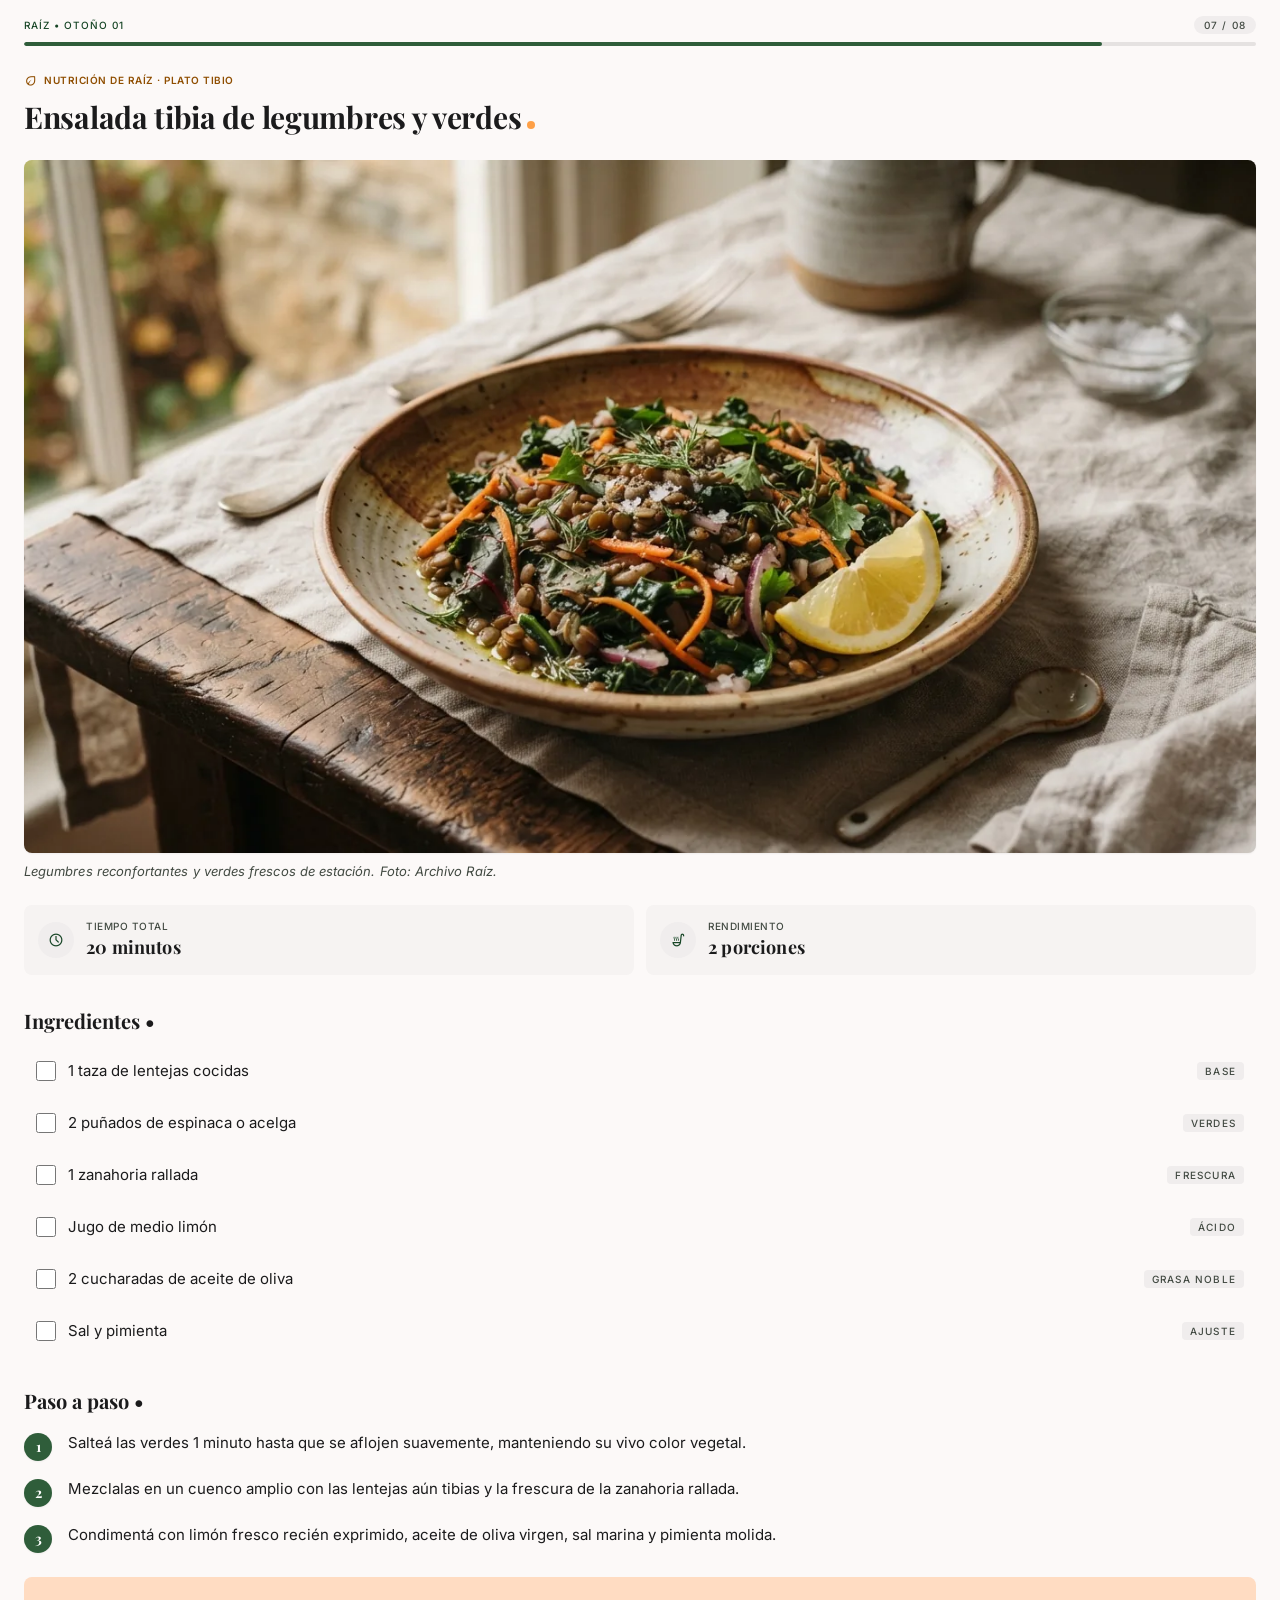
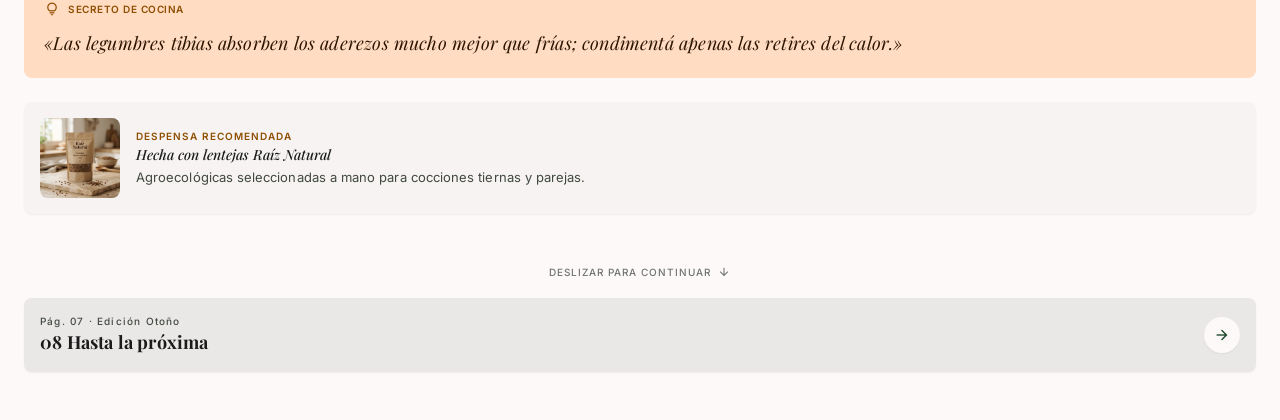
<file: revista-raiz/paginas/07-receta-legumbres.html>
<!DOCTYPE html>

<html lang="es"><head><meta charset="utf-8"/><meta content="width=device-width, initial-scale=1.0, maximum-scale=1.0, user-scalable=no, viewport-fit=cover" name="viewport"/><meta content="mobile_blank" name="shell-type"/><link href="https://fonts.googleapis.com" rel="preconnect"/><link crossorigin="" href="https://fonts.gstatic.com" rel="preconnect"/><link href="https://fonts.googleapis.com/css2?family=Inter:wght@400;500;700&amp;family=Playfair+Display:ital,wght@0,400;0,700;1,400&amp;display=swap" rel="stylesheet"/><link href="https://fonts.googleapis.com/css2?family=Material+Symbols+Outlined:opsz,wght,FILL,GRAD@20..48,100..700,0..1,-50..200" rel="stylesheet"/>
<link href="https://fonts.googleapis.com/css2?family=Material+Symbols+Outlined:wght,FILL@100..700,0..1&amp;display=swap" rel="stylesheet"/><style>@layer base{html,body{min-height:100%;margin:0;padding:0;}body{overscroll-behavior-y:none;}.pb-safe{padding-bottom:env(safe-area-inset-bottom,0px);}.pt-safe{padding-top:env(safe-area-inset-top,0px);}main>:first-child{margin-top:0!important;}main>:last-child{margin-bottom:0!important;}}::-webkit-scrollbar{display:none;}</style><link rel="stylesheet" href="../css/07-receta-legumbres.css"/></head><body class="bg-surface text-on-surface antialiased flex flex-col min-h-screen selection:bg-secondary-fixed selection:text-on-secondary-fixed"><main class="flex-1 flex flex-col relative w-full bg-surface pt-safe pb-safe"><div class="flex flex-col w-full">
<!-- Progress & Header bar -->
<header class="w-full px-6 pt-4 pb-3 flex flex-col gap-2">
<div class="flex items-center justify-between text-on-surface">
<span class="font-label-sm text-label-sm tracking-widest text-primary uppercase">RAÍZ • OTOÑO 01</span>
<span class="font-label-sm text-label-sm px-2.5 py-0.5 rounded-full bg-surface-container text-on-surface-variant font-medium">07 / 08</span>
</div>
<div class="w-full h-1 bg-surface-container-highest rounded-full overflow-hidden">
<div class="h-full bg-primary-container rounded-full" style="width: 87.5%;"></div>
</div>
</header>
<!-- Editorial Recipe Content -->
<article class="flex flex-col px-6 pt-3 pb-8 space-y-6">
<!-- Category & Title -->
<div class="flex flex-col space-y-2">
<div class="flex items-center space-x-1.5 text-secondary">
<span class="material-symbols-outlined text-sm">eco</span>
<span class="font-label-sm text-label-sm uppercase tracking-wider font-semibold">NUTRICIÓN DE RAÍZ · PLATO TIBIO</span>
</div>
<h1 class="font-headline-lg-mobile text-headline-lg-mobile text-on-surface flex items-baseline gap-1.5">
<span>Ensalada tibia de legumbres y verdes</span>
<span class="inline-block w-2 h-2 rounded-full bg-secondary-container mb-1"></span>
</h1>
</div>
<!-- Main Editorial Photo -->
<div class="flex flex-col space-y-2">
<div class="w-full aspect-[16/9] rounded-lg overflow-hidden bg-surface-container shadow-sm">
<img class="w-full h-full object-cover" data-alt="Warm rustic earthy salad of brown lentils and wilted seasonal garden greens, sprinkled with fine grated carrot, herbs, and olive oil in a handcrafted ceramic bowl by a soft lit cottage window with linen tablecloth in Kinfolk editorial warm tones." src="../img/ensalada.webp"/>
</div>
<p class="font-body-sm text-body-sm text-on-surface-variant italic">
        Legumbres reconfortantes y verdes frescos de estación. Foto: Archivo Raíz.
      </p>
</div>
<!-- Meta Information Cards -->
<div class="grid grid-cols-2 gap-3">
<div class="flex items-center space-x-3 p-3.5 rounded-lg bg-surface-container-low">
<div class="w-9 h-9 rounded-full bg-surface-container flex items-center justify-center text-primary shrink-0">
<span class="material-symbols-outlined text-base">schedule</span>
</div>
<div class="min-w-0">
<p class="font-label-sm text-label-sm text-on-surface-variant uppercase tracking-wider">TIEMPO TOTAL</p>
<p class="font-subheading text-subheading text-on-surface font-bold ">20 minutos</p>
</div>
</div>
<div class="flex items-center space-x-3 p-3.5 rounded-lg bg-surface-container-low">
<div class="w-9 h-9 rounded-full bg-surface-container flex items-center justify-center text-primary shrink-0">
<span class="material-symbols-outlined text-base">soup_kitchen</span>
</div>
<div class="min-w-0">
<p class="font-label-sm text-label-sm text-on-surface-variant uppercase tracking-wider">RENDIMIENTO</p>
<p class="font-subheading text-subheading text-on-surface font-bold ">2 porciones</p>
</div>
</div>
</div>
<!-- Ingredients Section -->
<section class="flex flex-col space-y-3 pt-2">
<h2 class="font-headline-sm text-headline-sm text-on-surface">Ingredientes •</h2>
<div class="flex flex-col space-y-1">
<!-- Item 1 -->
<label class="flex items-center justify-between p-3 rounded-lg hover:bg-surface-container-low transition-colors cursor-pointer group">
<div class="flex items-center space-x-3">
<input class="w-5 h-5 rounded accent-primary cursor-pointer" type="checkbox"/>
<span class="font-body-md text-body-md text-on-surface">1 taza de lentejas cocidas</span>
</div>
<span class="font-label-sm text-label-sm uppercase px-2 py-0.5 rounded bg-surface-container text-on-surface-variant">BASE</span>
</label>
<!-- Item 2 -->
<label class="flex items-center justify-between p-3 rounded-lg hover:bg-surface-container-low transition-colors cursor-pointer group">
<div class="flex items-center space-x-3">
<input class="w-5 h-5 rounded accent-primary cursor-pointer" type="checkbox"/>
<span class="font-body-md text-body-md text-on-surface">2 puñados de espinaca o acelga</span>
</div>
<span class="font-label-sm text-label-sm uppercase px-2 py-0.5 rounded bg-surface-container text-on-surface-variant">VERDES</span>
</label>
<!-- Item 3 -->
<label class="flex items-center justify-between p-3 rounded-lg hover:bg-surface-container-low transition-colors cursor-pointer group">
<div class="flex items-center space-x-3">
<input class="w-5 h-5 rounded accent-primary cursor-pointer" type="checkbox"/>
<span class="font-body-md text-body-md text-on-surface">1 zanahoria rallada</span>
</div>
<span class="font-label-sm text-label-sm uppercase px-2 py-0.5 rounded bg-surface-container text-on-surface-variant">FRESCURA</span>
</label>
<!-- Item 4 -->
<label class="flex items-center justify-between p-3 rounded-lg hover:bg-surface-container-low transition-colors cursor-pointer group">
<div class="flex items-center space-x-3">
<input class="w-5 h-5 rounded accent-primary cursor-pointer" type="checkbox"/>
<span class="font-body-md text-body-md text-on-surface">Jugo de medio limón</span>
</div>
<span class="font-label-sm text-label-sm uppercase px-2 py-0.5 rounded bg-surface-container text-on-surface-variant">ÁCIDO</span>
</label>
<!-- Item 5 -->
<label class="flex items-center justify-between p-3 rounded-lg hover:bg-surface-container-low transition-colors cursor-pointer group">
<div class="flex items-center space-x-3">
<input class="w-5 h-5 rounded accent-primary cursor-pointer" type="checkbox"/>
<span class="font-body-md text-body-md text-on-surface">2 cucharadas de aceite de oliva</span>
</div>
<span class="font-label-sm text-label-sm uppercase px-2 py-0.5 rounded bg-surface-container text-on-surface-variant">GRASA NOBLE</span>
</label>
<!-- Item 6 -->
<label class="flex items-center justify-between p-3 rounded-lg hover:bg-surface-container-low transition-colors cursor-pointer group">
<div class="flex items-center space-x-3">
<input class="w-5 h-5 rounded accent-primary cursor-pointer" type="checkbox"/>
<span class="font-body-md text-body-md text-on-surface">Sal y pimienta</span>
</div>
<span class="font-label-sm text-label-sm uppercase px-2 py-0.5 rounded bg-surface-container text-on-surface-variant">AJUSTE</span>
</label>
</div>
</section>
<!-- Step by Step Section -->
<section class="flex flex-col space-y-4 pt-2">
<h2 class="font-headline-sm text-headline-sm text-on-surface">Paso a paso •</h2>
<div class="flex flex-col space-y-4">
<!-- Step 1 -->
<div class="flex items-start space-x-4">
<div class="w-7 h-7 rounded-full bg-primary-container text-on-primary flex items-center justify-center font-headline-sm text-sm font-bold shrink-0 mt-0.5 shadow-sm">
            1
          </div>
<p class="font-body-md text-body-md text-on-surface flex-1">
            Salteá las verdes 1 minuto hasta que se aflojen suavemente, manteniendo su vivo color vegetal.
          </p>
</div>
<!-- Step 2 -->
<div class="flex items-start space-x-4">
<div class="w-7 h-7 rounded-full bg-primary-container text-on-primary flex items-center justify-center font-headline-sm text-sm font-bold shrink-0 mt-0.5 shadow-sm">
            2
          </div>
<p class="font-body-md text-body-md text-on-surface flex-1">
            Mezclalas en un cuenco amplio con las lentejas aún tibias y la frescura de la zanahoria rallada.
          </p>
</div>
<!-- Step 3 -->
<div class="flex items-start space-x-4">
<div class="w-7 h-7 rounded-full bg-primary-container text-on-primary flex items-center justify-center font-headline-sm text-sm font-bold shrink-0 mt-0.5 shadow-sm">
            3
          </div>
<p class="font-body-md text-body-md text-on-surface flex-1">
            Condimentá con limón fresco recién exprimido, aceite de oliva virgen, sal marina y pimienta molida.
          </p>
</div>
</div>
</section>
<!-- Tip / Editorial Quote Box -->
<div class="p-5 rounded-lg bg-secondary-fixed text-on-secondary-fixed space-y-2 relative overflow-hidden">
<div class="flex items-center space-x-2 text-secondary">
<span class="material-symbols-outlined text-base">lightbulb</span>
<span class="font-label-sm text-label-sm uppercase tracking-wider font-semibold">SECRETO DE COCINA</span>
</div>
<p class="font-subheading text-subheading italic text-on-secondary-fixed leading-relaxed">
        «Las legumbres tibias absorben los aderezos mucho mejor que frías; condimentá apenas las retires del calor.»
      </p>
</div>
<!-- Editorial Product Spotlight Card -->
<section class="p-4 rounded-lg bg-surface-container-low flex items-center space-x-4 shadow-sm">
<div class="w-20 h-20 rounded-lg overflow-hidden shrink-0 bg-surface-container">
<img alt="Lentejas Raíz Natural" class="w-full h-full object-cover" src="../img/lentejas.webp"/>
</div>
<div class="flex flex-col min-w-0 space-y-0.5">
<span class="font-label-sm text-label-sm text-secondary tracking-widest uppercase font-semibold">DESPENSA RECOMENDADA</span>
<h3 class="font-headline-sm text-sm text-on-surface italic font-medium ">Hecha con lentejas Raíz Natural</h3>
<p class="font-body-sm text-body-sm text-on-surface-variant line-clamp-2">
          Agroecológicas seleccionadas a mano para cocciones tiernas y parejas.
        </p>
</div>
</section>
<!-- Footer Reading Navigation -->
<div class="flex flex-col items-center pt-6 pb-4 space-y-4">
<div class="flex items-center space-x-1.5 text-on-surface-variant opacity-75">
<span class="font-label-sm text-label-sm tracking-widest uppercase">DESLIZAR PARA CONTINUAR</span>
<span class="material-symbols-outlined text-sm animate-bounce">arrow_downward</span>
</div>
<a class="w-full p-4 rounded-lg bg-surface-container-high flex items-center justify-between text-on-surface hover:bg-surface-container transition-colors shadow-sm" href="#proximo">
<div class="flex flex-col text-left">
<span class="font-label-sm text-label-sm text-on-surface-variant">Pág. 07 · Edición Otoño</span>
<span class="font-subheading text-subheading font-bold text-on-surface">08 Hasta la próxima</span>
</div>
<div class="w-9 h-9 rounded-full bg-surface flex items-center justify-center text-primary shadow-sm">
<span class="material-symbols-outlined text-lg">arrow_forward</span>
</div>
</a>
</div>
</article>
</div></main><script>
document.addEventListener('click',function(e){var a=e.target.closest&&e.target.closest('a[href^="#"]');if(!a)return;e.preventDefault();var h=a.getAttribute('href').slice(1);if(window.parent!==window&&h){window.parent.postMessage({raizGoto:h},'*');}});
</script></body></html>
</file>
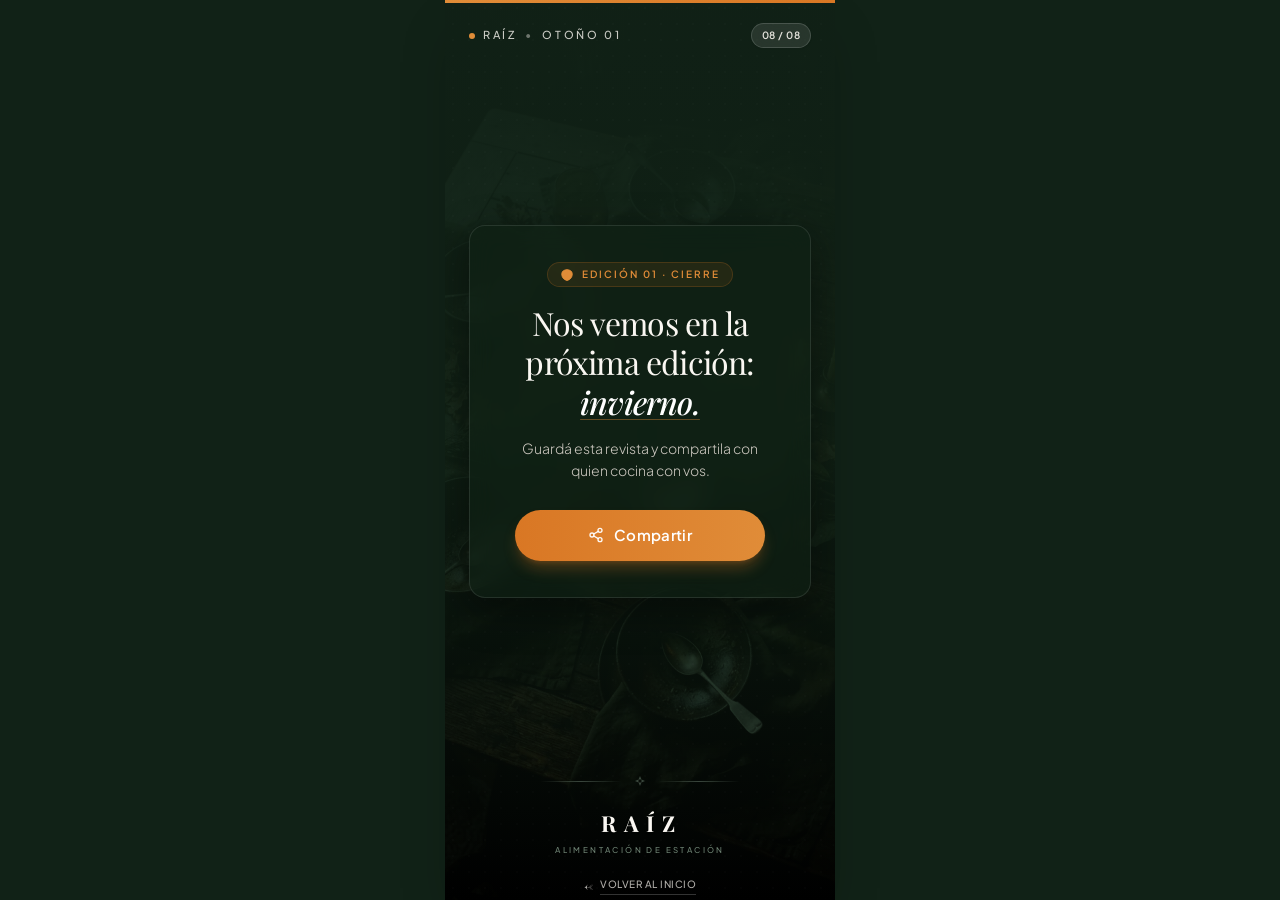
<file: revista-raiz/paginas/08-cierre.html>
<!DOCTYPE html>

<html class="h-full" lang="es"><head>
<meta charset="utf-8"/>
<meta content="width=device-width, initial-scale=1.0, maximum-scale=1.0, user-scalable=no" name="viewport"/>
<title>RAÍZ · Cierre (08 / 08)</title>
<!-- Google Fonts Preconnect & Stylesheet -->
<link href="https://fonts.googleapis.com" rel="preconnect"/>
<link crossorigin="" href="https://fonts.gstatic.com" rel="preconnect"/>
<link href="https://fonts.googleapis.com/css2?family=Cinzel:wght@500;700&amp;family=Playfair+Display:ital,wght@0,500;0,600;0,700;1,400;1,600&amp;family=Plus+Jakarta+Sans:wght@300;400;500;600&amp;display=swap" rel="stylesheet"/>
<!-- Tailwind CSS CDN -->

<!-- Tailwind Configuration -->

<!-- Custom Styles: Visual Accents and Typography -->
<style data-purpose="custom-enhancements">
    /* Subtle film grain overlay to enhance the Kinfolk editorial atmosphere */
    .grain-overlay {
      background-image: radial-gradient(rgba(255, 255, 255, 0.04) 1px, transparent 0);
      background-size: 16px 16px;
    }
    /* Safe-area insets for modern mobile devices (iOS notch/home indicator) */
    .safe-top {
      padding-top: env(safe-area-inset-top, 16px);
    }
    .safe-bottom {
      padding-bottom: env(safe-area-inset-bottom, 24px);
    }
  </style>
<link rel="stylesheet" href="../css/08-cierre.css"/></head>
<body class="h-full bg-[#112217] font-sans antialiased text-brand-cream selection:bg-brand-pumpkin selection:text-white flex justify-center items-center">
<!-- Mobile Viewport Container (Target 390px, responsive within device bounds) -->
<main class="relative w-full max-w-[390px] h-full min-h-[844px] max-h-[920px] bg-brand-dark overflow-hidden flex flex-col justify-between shadow-2xl">
<!-- BEGIN: Atmospheric Background -->
<div class="absolute inset-0 z-0 pointer-events-none" data-purpose="background-scenery">
<!-- Background Table Image -->
<img alt="Editorial autumn dining table seen from above in moody dark atmospheric evening lighting" class="w-full h-full object-cover object-center filter brightness-[0.78] contrast-[1.08] transform scale-[1.03]" src="../img/noche.webp"/>
<!-- Deep Forest Green Duotone and Gradient Tint Overlays for Perfect Text Legibility -->
<div class="absolute inset-0 bg-[#142A1B]/85 mix-blend-multiply"></div>
<div class="absolute inset-0 bg-gradient-to-b from-[#112217]/95 via-[#142a1b]/70 to-[#0e1d13]/98"></div>
<!-- Subtle Texture Grid -->
<div class="absolute inset-0 grain-overlay opacity-30"></div>
</div>
<!-- END: Atmospheric Background -->
<!-- BEGIN: TopHeader -->
<header class="relative z-10 w-full flex flex-col safe-top" data-purpose="screen-header">
<!-- Full-Width Progress Indicator Bar (100% Completed) -->
<div class="w-full h-[3px] bg-brand-dark/40 overflow-hidden" data-purpose="magazine-progress-bar">
<div class="h-full bg-gradient-to-r from-brand-ochre to-brand-pumpkin w-full shadow-[0_0_8px_rgba(217,119,36,0.6)]"></div>
</div>
<!-- Navigation & Issue Metadata -->
<div class="px-6 pt-5 pb-2 flex items-center justify-between">
<!-- Magazine Volume Tagline -->
<div class="flex items-center space-x-2">
<span class="inline-block w-1.5 h-1.5 rounded-full bg-brand-ochre animate-pulse"></span>
<p class="text-[11px] uppercase tracking-[0.24em] font-medium text-brand-cream/80">
            RAÍZ <span class="mx-1 text-brand-cream/40">•</span> OTOÑO 01
          </p>
</div>
<!-- Issue Slide / Progress Badge -->
<div class="flex items-center">
<span class="inline-flex items-center px-2.5 py-1 rounded-full text-[10px] font-semibold tracking-wider text-brand-cream/90 bg-white/10 backdrop-blur-md border border-white/15 shadow-sm">
            08 / 08
          </span>
</div>
</div>
</header>
<!-- END: TopHeader -->
<!-- BEGIN: Editorial Card / Central Block -->
<section class="relative z-10 px-6 py-4 my-auto flex flex-col items-center text-center" data-purpose="main-editorial-message">
<!-- Outer Glass Card for Editorial Contrast -->
<div class="w-full py-9 px-6 rounded-2xl bg-[#0f2115]/55 backdrop-blur-md border border-white/10 shadow-[0_12px_40px_rgba(0,0,0,0.45)] flex flex-col items-center">
<!-- Kicker Label with Botanical Icon -->
<div class="inline-flex items-center space-x-2 mb-4 px-3 py-1 rounded-full bg-brand-pumpkin/10 border border-brand-pumpkin/20" data-purpose="editorial-kicker">
<!-- Hand-crafted Autumn Leaf Icon SVG -->
<svg class="w-3.5 h-3.5 text-brand-ochre fill-current" fill="none" stroke="currentColor" stroke-width="1.5" viewbox="0 0 24 24">
<path d="M12 21c-4.5 0-9-4.5-9-10.5C3 5 7.5 3 12 3c4.5 0 9 2 9 7.5C21 16.5 16.5 21 12 21z" stroke-linecap="round" stroke-linejoin="round"></path>
<path d="M12 3v18M12 9c-2 1-4 3-4 5m4-2c2 1 4 3 4 5" stroke-linecap="round" stroke-linejoin="round"></path>
</svg>
<span class="text-[10px] uppercase tracking-[0.2em] font-semibold text-brand-ochre">
            EDICIÓN 01 · CIERRE
          </span>
</div>
<!-- Main Headline -->
<h1 class="font-serif text-[32px] leading-[1.22] font-normal text-brand-cream tracking-tight mb-4 max-w-[280px]">
          Nos vemos en la próxima edición: <span class="italic font-medium text-white underline decoration-brand-ochre/40 decoration-1 underline-offset-4">invierno.</span>
</h1>
<!-- Subheading Description -->
<p class="font-sans text-[14px] leading-relaxed text-brand-creamMuted/90 font-light max-w-[260px] mb-7">
          Guardá esta revista y compartila con quien cocina con vos.
        </p>
<!-- Primary Action Button: Compartir -->
<button aria-label="Compartir edición con quien cocina con vos" class="w-full max-w-[250px] py-3.5 px-6 rounded-full bg-gradient-to-r from-brand-pumpkin to-brand-ochre text-white font-medium text-[15px] tracking-wide shadow-lg shadow-brand-pumpkin/30 hover:brightness-110 active:scale-[0.98] transition-all duration-200 flex items-center justify-center space-x-2.5 group" data-purpose="share-action-button" type="button">
<!-- Share Icon SVG -->
<svg class="w-4 h-4 text-white/95 transition-transform group-hover:scale-110" fill="none" stroke="currentColor" stroke-linecap="round" stroke-linejoin="round" stroke-width="2" viewbox="0 0 24 24">
<circle cx="18" cy="5" r="3"></circle>
<circle cx="6" cy="12" r="3"></circle>
<circle cx="18" cy="19" r="3"></circle>
<line x1="8.59" x2="15.42" y1="13.51" y2="17.49"></line>
<line x1="15.41" x2="8.59" y1="6.51" y2="10.49"></line>
</svg>
<span class="font-semibold tracking-wide">Compartir</span>
</button>
</div>
</section>
<!-- END: Editorial Card / Central Block -->
<!-- BEGIN: Foot / Brand Identity -->
<footer class="relative z-10 px-6 safe-bottom pb-8 pt-2 flex flex-col items-center text-center" data-purpose="magazine-footer">
<!-- Delicate Botanical Divider Accent -->
<div class="w-full max-w-[200px] flex items-center justify-center space-x-3 mb-5 opacity-40">
<span class="h-[1px] w-full bg-gradient-to-r from-transparent via-brand-sage to-transparent"></span>
<svg class="w-3 h-3 text-brand-sage flex-shrink-0" fill="currentColor" viewbox="0 0 24 24">
<path d="M12 2L15 9H9L12 2zM12 22L9 15H15L12 22zM2 12L9 9V15L2 12zM22 12L15 15V9L22 12z"></path>
</svg>
<span class="h-[1px] w-full bg-gradient-to-r from-transparent via-brand-sage to-transparent"></span>
</div>
<!-- Brand Logo Wordmark -->
<div class="mb-4" data-purpose="brand-wordmark">
<span class="font-serif tracking-[0.35em] text-[22px] font-bold text-brand-cream uppercase pl-1 block drop-shadow-sm">
          RAÍZ
        </span>
<span class="block text-[8px] font-sans tracking-[0.3em] uppercase text-brand-sage/80 mt-1 font-medium">
          ALIMENTACIÓN DE ESTACIÓN
        </span>
</div>
<!-- Navigation Link: Volver al inicio -->
<a class="inline-flex items-center space-x-1.5 text-[12px] font-sans text-brand-cream/70 hover:text-white transition-colors py-1 group" data-purpose="restart-link" href="#inicio">
<span class="transition-transform duration-200 group-hover:-translate-x-1 font-serif text-sm">←</span>
<span class="tracking-wider uppercase text-[10px] font-medium border-b border-white/20 pb-0.5">Volver al inicio</span>
</a>
</footer>
<!-- END: Foot / Brand Identity -->
</main>
<script>
document.addEventListener('click',function(e){var a=e.target.closest&&e.target.closest('a[href^="#"]');if(!a)return;e.preventDefault();var h=a.getAttribute('href').slice(1);if(window.parent!==window&&h){window.parent.postMessage({raizGoto:h},'*');}});
</script></body></html>
</file>
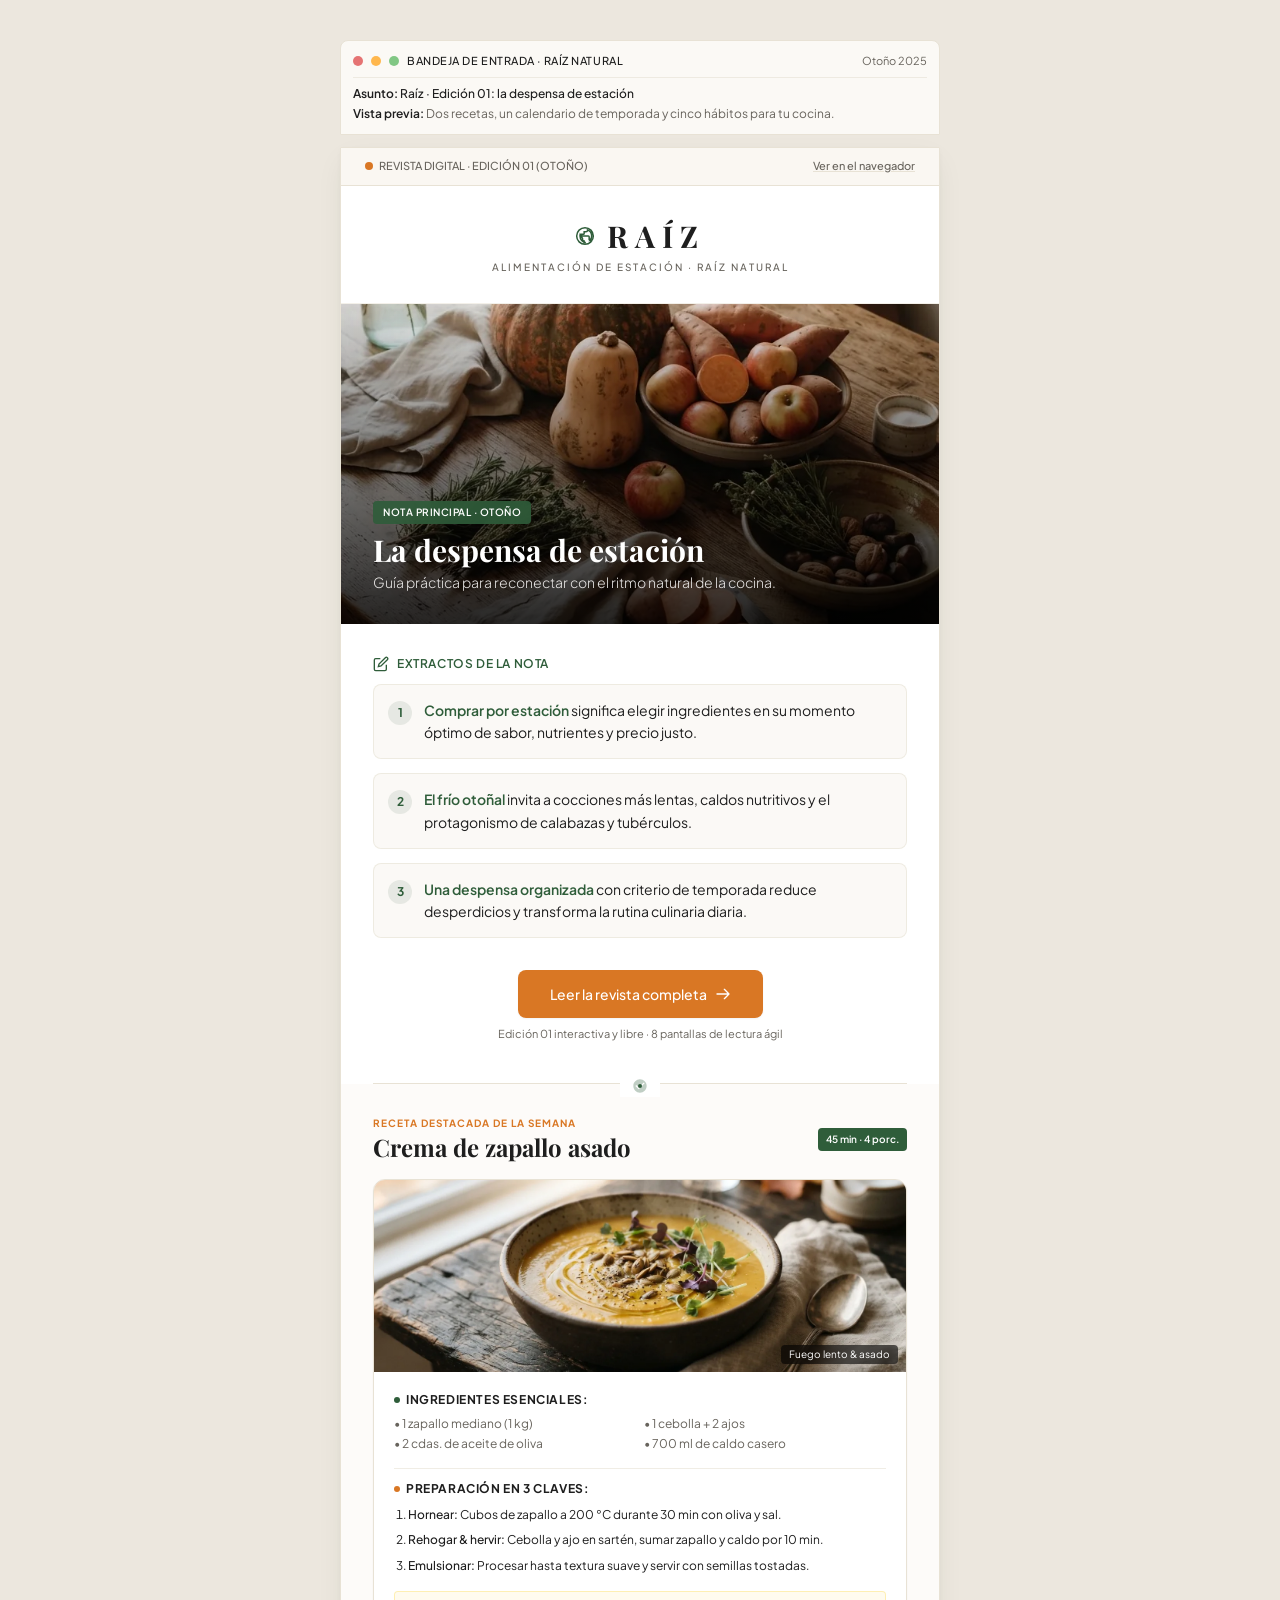
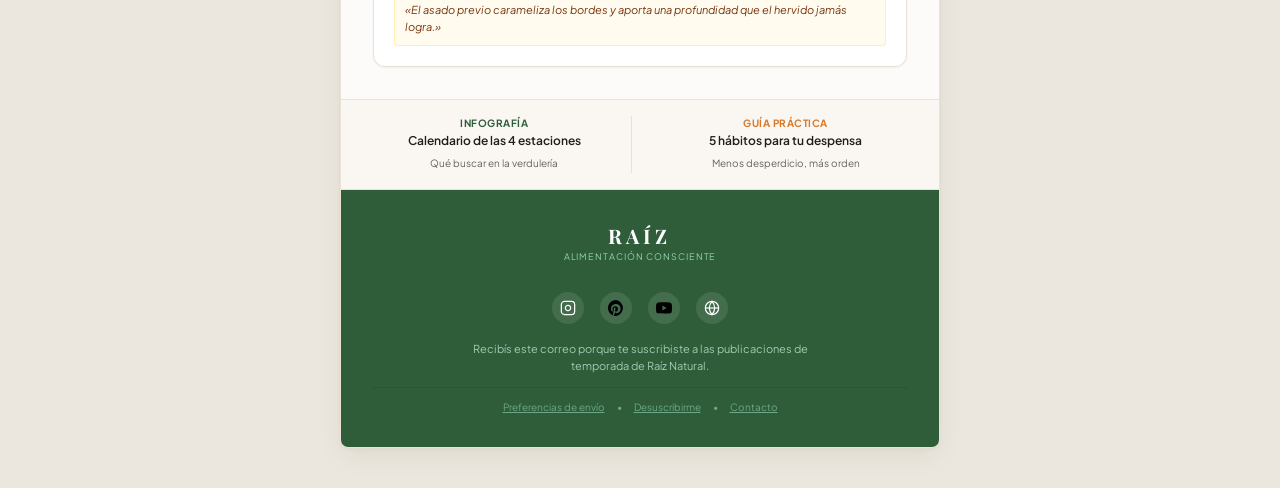
<file: revista-raiz/paginas/09-newsletter.html>
<!DOCTYPE html>
<html lang="es">
<head>
  <meta charset="UTF-8">
  <meta name="viewport" content="width=device-width, initial-scale=1.0">
  <title>RAÍZ · Newsletter Edición 01</title>
  <!-- Google Fonts -->
  <link rel="preconnect" href="https://fonts.googleapis.com">
  <link rel="preconnect" href="https://fonts.gstatic.com" crossorigin>
  <link href="https://fonts.googleapis.com/css2?family=Playfair+Display:ital,wght@0,400;0,600;0,700;1,400;1,600&family=Plus+Jakarta+Sans:wght@300;400;500;600;700&display=swap" rel="stylesheet">
  
  
  <style>
    body {
      background-color: #ECE7DE;
      font-family: 'Plus Jakarta Sans', system-ui, sans-serif;
      color: #1E1E1E;
      margin: 0;
      padding: 0;
      -webkit-font-smoothing: antialiased;
    }
    .email-container {
      max-width: 600px;
      width: 100%;
      margin: 0 auto;
      background-color: #FFFFFF;
      box-shadow: 0 10px 30px -5px rgba(30, 45, 30, 0.08), 0 2px 6px -1px rgba(0,0,0,0.04);
    }
    .serif-title {
      font-family: 'Playfair Display', Georgia, serif;
    }
  </style>
<link rel="stylesheet" href="../css/09-newsletter.css"/></head>
<body class="py-6 sm:py-10 px-2 sm:px-4">

  <!-- Mail Client Preview Chrome / Header -->
  <div class="max-w-[600px] mx-auto mb-3 bg-[#FBF9F5] border border-brand-border rounded-t-lg p-3 text-xs text-brand-muted">
    <div class="flex items-center justify-between pb-2 border-b border-brand-border/60">
      <div class="flex items-center space-x-2">
        <span class="w-2.5 h-2.5 rounded-full bg-[#E57373] inline-block"></span>
        <span class="w-2.5 h-2.5 rounded-full bg-[#FFB74D] inline-block"></span>
        <span class="w-2.5 h-2.5 rounded-full bg-[#81C784] inline-block"></span>
        <span class="ml-2 font-medium text-brand-charcoal text-[11px] uppercase tracking-wider">Bandeja de entrada · Raíz Natural</span>
      </div>
      <span class="text-[11px] text-brand-muted">Otoño 2025</span>
    </div>
    <div class="pt-2 flex flex-col gap-1 text-[11px] sm:text-xs">
      <div><span class="font-semibold text-brand-charcoal">Asunto:</span> <span class="text-brand-charcoal font-medium">Raíz · Edición 01: la despensa de estación</span></div>
      <div class="text-brand-muted"><span class="font-semibold text-brand-charcoal">Vista previa:</span> Dos recetas, un calendario de temporada y cinco hábitos para tu cocina.</div>
    </div>
  </div>

  <!-- Main Newsletter Body (Strictly 600px width) -->
  <div class="email-container rounded-b-lg overflow-hidden border border-brand-border">

    <!-- Top Sub-Header Bar: Edition & Web Link -->
    <div class="bg-brand-cream border-b border-brand-border px-6 py-2.5 flex items-center justify-between text-[11px] text-brand-muted font-medium">
      <div class="flex items-center gap-1.5">
        <span class="w-2 h-2 rounded-full bg-brand-orange inline-block"></span>
        <span>REVISTA DIGITAL · EDICIÓN 01 (OTOÑO)</span>
      </div>
      <a href="#" class="hover:text-brand-green underline decoration-brand-border">Ver en el navegador</a>
    </div>

    <!-- Header / Brand Logo -->
    <header class="text-center pt-8 pb-7 px-6 bg-white border-b border-brand-border/50">
      <div class="inline-flex items-center justify-center gap-2 mb-1.5">
        <svg class="w-5 h-5 text-brand-green" viewBox="0 0 24 24" fill="none" stroke="currentColor" stroke-width="1.8">
          <path d="M12 2C6.48 2 2 6.48 2 12s4.48 10 10 10 10-4.48 10-10S17.52 2 12 2zm1 17.93c-3.95-.49-7-3.85-7-7.93 0-.62.08-1.21.21-1.79L9 15v1c0 1.1.9 2 2 2v1.93zm6.9-2.54c-.26-.81-1-1.39-1.9-1.39h-1v-3c0-.55-.45-1-1-1H8v-2h2c.55 0 1-.45 1-1V7h2c1.1 0 2-.9 2-2v-.41c2.93 1.19 5 4.06 5 7.41 0 2.08-.8 3.97-2.1 5.39z"/>
        </svg>
        <span class="serif-title text-3xl font-bold tracking-[0.25em] text-brand-charcoal uppercase pl-1">RAÍZ</span>
      </div>
      <p class="text-[10px] tracking-[0.2em] uppercase text-brand-muted font-medium">Alimentación de estación · Raíz Natural</p>
    </header>

    <!-- Main Hero Section: Image with Overlay and Title -->
    <section class="relative bg-brand-charcoal">
      <div class="relative w-full h-[280px] sm:h-[320px] overflow-hidden">
        <img 
          src="../img/mesa.webp" 
          alt="Mesa de otoño con calabazas y vegetales de temporada" 
          class="w-full h-full object-cover object-center brightness-[0.88] contrast-[1.05]"
        />
        <!-- Subtle warm gradient overlay -->
        <div class="absolute inset-0 bg-gradient-to-t from-black/80 via-black/40 to-transparent"></div>
        
        <!-- Hero Text content positioned at bottom -->
        <div class="absolute inset-x-0 bottom-0 p-6 sm:p-8 text-white">
          <div class="inline-flex items-center gap-2 bg-brand-green/90 backdrop-blur-sm text-white px-2.5 py-1 rounded text-[10px] uppercase tracking-wider font-semibold mb-2">
            <span>Nota Principal · Otoño</span>
          </div>
          <h1 class="serif-title text-2xl sm:text-3xl font-bold leading-tight text-white drop-shadow-sm">
            La despensa de estación
          </h1>
          <p class="text-xs sm:text-sm text-stone-200 mt-1 font-light">
            Guía práctica para reconectar con el ritmo natural de la cocina.
          </p>
        </div>
      </div>
    </section>

    <!-- Editorial Lead & Three Sentences Section -->
    <section class="p-6 sm:p-8 bg-white">
      <div class="flex items-center gap-2 text-brand-green text-xs font-semibold uppercase tracking-wider mb-3">
        <svg class="w-4 h-4 text-brand-green" viewBox="0 0 24 24" fill="none" stroke="currentColor" stroke-width="2">
          <path d="M11 4H4a2 2 0 0 0-2 2v14a2 2 0 0 0 2 2h14a2 2 0 0 0 2-2v-7"></path>
          <path d="M18.5 2.5a2.121 2.121 0 0 1 3 3L12 15l-4 1 1-4 9.5-9.5z"></path>
        </svg>
        <span>Extractos de la nota</span>
      </div>

      <!-- Three short sentences from the main article -->
      <div class="space-y-3.5 mb-7">
        <div class="flex items-start gap-3 bg-brand-cream/60 p-3.5 rounded-lg border border-brand-border/60">
          <span class="flex-shrink-0 w-6 h-6 rounded-full bg-brand-green/10 text-brand-green text-xs font-bold flex items-center justify-center mt-0.5">1</span>
          <p class="text-sm text-brand-charcoal leading-relaxed font-normal">
            <span class="font-semibold text-brand-green">Comprar por estación</span> significa elegir ingredientes en su momento óptimo de sabor, nutrientes y precio justo.
          </p>
        </div>

        <div class="flex items-start gap-3 bg-brand-cream/60 p-3.5 rounded-lg border border-brand-border/60">
          <span class="flex-shrink-0 w-6 h-6 rounded-full bg-brand-green/10 text-brand-green text-xs font-bold flex items-center justify-center mt-0.5">2</span>
          <p class="text-sm text-brand-charcoal leading-relaxed font-normal">
            <span class="font-semibold text-brand-green">El frío otoñal</span> invita a cocciones más lentas, caldos nutritivos y el protagonismo de calabazas y tubérculos.
          </p>
        </div>

        <div class="flex items-start gap-3 bg-brand-cream/60 p-3.5 rounded-lg border border-brand-border/60">
          <span class="flex-shrink-0 w-6 h-6 rounded-full bg-brand-green/10 text-brand-green text-xs font-bold flex items-center justify-center mt-0.5">3</span>
          <p class="text-sm text-brand-charcoal leading-relaxed font-normal">
            <span class="font-semibold text-brand-green">Una despensa organizada</span> con criterio de temporada reduce desperdicios y transforma la rutina culinaria diaria.
          </p>
        </div>
      </div>

      <!-- Call to Action Button: 'Leer la revista' -->
      <div class="text-center pt-1 pb-2">
        <a href="#" class="inline-flex items-center justify-center gap-2 w-full sm:w-auto px-8 py-3.5 bg-brand-orange hover:bg-brand-orangehover text-white font-medium text-sm rounded-lg shadow-sm transition-colors duration-150">
          <span>Leer la revista completa</span>
          <svg class="w-4 h-4" fill="none" stroke="currentColor" stroke-width="2" viewBox="0 0 24 24">
            <path stroke-linecap="round" stroke-linejoin="round" d="M14 5l7 7m0 0l-7 7m7-7H3"></path>
          </svg>
        </a>
        <p class="text-[11px] text-brand-muted mt-2">Edición 01 interactiva y libre · 8 pantallas de lectura ágil</p>
      </div>
    </section>

    <!-- Divider -->
    <div class="relative px-8">
      <div class="border-t border-brand-border"></div>
      <div class="absolute left-1/2 -top-2.5 -translate-x-1/2 bg-white px-3 text-brand-green">
        <svg class="w-4 h-4 fill-current inline-block" viewBox="0 0 24 24">
          <path d="M12 2C6.48 2 2 6.48 2 12s4.48 10 10 10 10-4.48 10-10S17.52 2 12 2zm-2 15l-5-5 1.41-1.41L10 14.17l7.59-7.59L19 8l-9 9z" opacity="0.3"/>
          <circle cx="12" cy="12" r="3"/>
        </svg>
      </div>
    </div>

    <!-- Short Recipe Block: Crema de zapallo asado -->
    <section class="p-6 sm:p-8 bg-brand-cream/40">
      <div class="flex items-center justify-between mb-4">
        <div>
          <span class="text-[10px] uppercase font-bold tracking-widest text-brand-orange block">Receta destacada de la semana</span>
          <h2 class="serif-title text-xl sm:text-2xl font-bold text-brand-charcoal">Crema de zapallo asado</h2>
        </div>
        <span class="bg-brand-green text-white text-[10px] font-semibold px-2 py-1 rounded">45 min · 4 porc.</span>
      </div>

      <!-- Recipe Card Container -->
      <div class="bg-white border border-brand-border rounded-xl overflow-hidden shadow-sm">
        <div class="relative h-44 sm:h-48 overflow-hidden">
          <img 
            src="../img/crema.webp" 
            alt="Plato de crema de zapallo asado con semillas tostadas" 
            class="w-full h-full object-cover object-center"
          />
          <div class="absolute bottom-2 right-2 bg-black/60 backdrop-blur-sm text-white text-[10px] px-2 py-0.5 rounded">
            Fuego lento & asado
          </div>
        </div>

        <div class="p-4 sm:p-5">
          <!-- Ingredients teaser -->
          <div class="mb-4">
            <h3 class="text-xs font-bold text-brand-charcoal uppercase tracking-wider mb-2 flex items-center gap-1.5">
              <span class="w-1.5 h-1.5 rounded-full bg-brand-green"></span>
              Ingredientes esenciales:
            </h3>
            <div class="grid grid-cols-2 gap-x-2 gap-y-1 text-xs text-brand-muted">
              <div>• 1 zapallo mediano (1 kg)</div>
              <div>• 1 cebolla + 2 ajos</div>
              <div>• 2 cdas. de aceite de oliva</div>
              <div>• 700 ml de caldo casero</div>
            </div>
          </div>

          <!-- Step-by-step summary -->
          <div class="border-t border-brand-border/60 pt-3 mb-4">
            <h3 class="text-xs font-bold text-brand-charcoal uppercase tracking-wider mb-2 flex items-center gap-1.5">
              <span class="w-1.5 h-1.5 rounded-full bg-brand-orange"></span>
              Preparación en 3 claves:
            </h3>
            <ol class="text-xs text-brand-charcoal space-y-1.5 list-decimal list-inside pl-0.5 leading-relaxed">
              <li><strong class="font-medium">Hornear:</strong> Cubos de zapallo a 200 °C durante 30 min con oliva y sal.</li>
              <li><strong class="font-medium">Rehogar & hervir:</strong> Cebolla y ajo en sartén, sumar zapallo y caldo por 10 min.</li>
              <li><strong class="font-medium">Emulsionar:</strong> Procesar hasta textura suave y servir con semillas tostadas.</li>
            </ol>
          </div>

          <!-- Quick Tip -->
          <div class="bg-amber-50/80 border border-amber-200/60 rounded p-2.5 text-[11px] text-amber-900 italic">
            «El asado previo carameliza los bordes y aporta una profundidad que el hervido jamás logra.»
          </div>
        </div>
      </div>
    </section>

    <!-- Secondary Teaser Bar: Calendario & Hábitos -->
    <div class="bg-brand-cream border-y border-brand-border px-6 py-4">
      <div class="grid grid-cols-2 gap-4 text-center">
        <div class="border-r border-brand-border pr-2">
          <p class="text-[10px] uppercase font-bold tracking-wider text-brand-green mb-0.5">Infografía</p>
          <p class="text-xs font-semibold text-brand-charcoal">Calendario de las 4 estaciones</p>
          <span class="text-[10px] text-brand-muted">Qué buscar en la verdulería</span>
        </div>
        <div class="pl-2">
          <p class="text-[10px] uppercase font-bold tracking-wider text-brand-orange mb-0.5">Guía Práctica</p>
          <p class="text-xs font-semibold text-brand-charcoal">5 hábitos para tu despensa</p>
          <span class="text-[10px] text-brand-muted">Menos desperdicio, más orden</span>
        </div>
      </div>
    </div>

    <!-- Footer Section with Social Icons and Unsubscribe -->
    <footer class="bg-brand-green text-white p-6 sm:p-8 text-center">
      <!-- Mini Brand Mark -->
      <div class="inline-block mb-3">
        <span class="serif-title text-xl font-bold tracking-[0.2em] uppercase text-white">RAÍZ</span>
        <div class="text-[9px] uppercase tracking-widest text-emerald-200/80">Alimentación consciente</div>
      </div>

      <!-- Social Media Icons (Standard & Clean) -->
      <div class="flex items-center justify-center gap-4 my-4">
        <!-- Instagram -->
        <a href="#" class="w-8 h-8 rounded-full bg-white/10 hover:bg-white/20 flex items-center justify-center text-white transition-colors" aria-label="Instagram">
          <svg class="w-4 h-4 fill-none stroke-current" stroke-width="1.8" viewBox="0 0 24 24">
            <rect x="2" y="2" width="20" height="20" rx="5" ry="5"></rect>
            <path d="M16 11.37A4 4 0 1 1 12.63 8 4 4 0 0 1 16 11.37z"></path>
            <line x1="17.5" y1="6.5" x2="17.51" y2="6.5"></line>
          </svg>
        </a>
        <!-- Pinterest -->
        <a href="#" class="w-8 h-8 rounded-full bg-white/10 hover:bg-white/20 flex items-center justify-center text-white transition-colors" aria-label="Pinterest">
          <svg class="w-4 h-4 fill-currentColor" viewBox="0 0 24 24">
            <path d="M12 0a12 12 0 0 0-4.37 23.18c-.07-.94-.13-2.39.03-3.42l1.1-4.66s-.28-.56-.28-1.39c0-1.3.75-2.28 1.7-2.28.8 0 1.18.6 1.18 1.33 0 .8-.52 2.02-.78 3.14-.22.95.48 1.72 1.41 1.72 1.7 0 3-1.8 3-4.39 0-2.3-1.65-3.9-4-3.9-2.73 0-4.34 2.05-4.34 4.17 0 .83.32 1.72.72 2.2a.3.3 0 0 1 .07.29c-.08.33-.26 1.05-.3 1.19-.05.21-.17.26-.38.16-1.42-.66-2.31-2.73-2.31-4.4 0-3.58 2.6-6.87 7.5-6.87 3.94 0 7 2.8 7 6.55 0 3.91-2.47 7.07-5.9 7.07-1.15 0-2.24-.6-2.61-1.31l-.71 2.71c-.26.98-.95 2.2-1.42 2.96A12 12 0 1 0 12 0z"/>
          </svg>
        </a>
        <!-- YouTube / Recetas -->
        <a href="#" class="w-8 h-8 rounded-full bg-white/10 hover:bg-white/20 flex items-center justify-center text-white transition-colors" aria-label="YouTube">
          <svg class="w-4 h-4 fill-currentColor" viewBox="0 0 24 24">
            <path d="M23.498 6.186a3.016 3.016 0 0 0-2.122-2.136C19.505 3.545 12 3.545 12 3.545s-7.505 0-9.377.505A3.017 3.017 0 0 0 .502 6.186C0 8.07 0 12 0 12s0 3.93.502 5.814a3.016 3.016 0 0 0 2.122 2.136c1.871.505 9.376.505 9.376.505s7.505 0 9.377-.505a3.015 3.015 0 0 0 2.122-2.136C24 15.93 24 12 24 12s0-3.93-.502-5.814zM9.545 15.568V8.432L15.818 12l-6.273 3.568z"/>
          </svg>
        </a>
        <!-- Web / Tienda Raíz Natural -->
        <a href="#" class="w-8 h-8 rounded-full bg-white/10 hover:bg-white/20 flex items-center justify-center text-white transition-colors" aria-label="Sitio Web">
          <svg class="w-4 h-4 fill-none stroke-current" stroke-width="1.8" viewBox="0 0 24 24">
            <circle cx="12" cy="12" r="10"></circle>
            <line x1="2" y1="12" x2="22" y2="12"></line>
            <path d="M12 2a15.3 15.3 0 0 1 4 10 15.3 15.3 0 0 1-4 10 15.3 15.3 0 0 1-4-10 15.3 15.3 0 0 1 4-10z"></path>
          </svg>
        </a>
      </div>

      <p class="text-[11px] text-emerald-100/70 max-w-sm mx-auto leading-relaxed mt-2 mb-3">
        Recibís este correo porque te suscribiste a las publicaciones de temporada de Raíz Natural.
      </p>

      <div class="text-[10px] text-emerald-200/50 flex items-center justify-center gap-3 border-t border-emerald-800/60 pt-3">
        <a href="#" class="hover:text-white underline">Preferencias de envío</a>
        <span>•</span>
        <a href="#" class="hover:text-white underline">Desuscribirme</a>
        <span>•</span>
        <a href="#" class="hover:text-white underline">Contacto</a>
      </div>
    </footer>

  </div>

<script>
document.addEventListener('click',function(e){var a=e.target.closest&&e.target.closest('a[href^="#"]');if(!a)return;e.preventDefault();var h=a.getAttribute('href').slice(1);if(window.parent!==window&&h){window.parent.postMessage({raizGoto:h},'*');}});
</script></body>
</html>
</file>
<file: styles.css>
:root {
  --bg: #f5f1ea;
  --surface: #fffdf9;
  --ink: #171614;
  --muted: #6d6a64;
  --line: #d9d2c8;
  --accent: #e56b3f;
  --accent-dark: #b84723;
  --soft-accent: #f7d8ca;
  --glass-bg: rgba(255, 253, 249, .55);
  --glass-bg-strong: rgba(255, 253, 249, .78);
  --glass-border: rgba(23, 22, 20, .09);
  --radius: 22px;
  --radius-lg: 30px;
  --shadow: 0 18px 50px rgba(38, 31, 24, .08);
  --shadow-lg: 0 30px 70px rgba(30, 24, 18, .14);
}

* { box-sizing: border-box; }
html { scroll-behavior: smooth; }
body {
  margin: 0;
  background: var(--bg);
  color: var(--ink);
  font-family: "DM Sans", system-ui, sans-serif;
  line-height: 1.55;
}
a { color: inherit; text-decoration: none; }
button { font: inherit; }
:focus-visible { outline: 2px solid var(--accent-dark); outline-offset: 3px; }
.site-shell { width: min(1240px, calc(100% - 32px)); margin: 0 auto; }

/* Topbar */
.topbar {
  min-height: 78px; display: grid; grid-template-columns: auto 1fr auto; align-items: center;
  gap: 30px; border-bottom: 1px solid var(--line);
}
.brand { font: 800 1.35rem/1 "Manrope", sans-serif; letter-spacing: -.06em; }
.brand span { color: var(--accent); }
.nav { display: flex; justify-content: center; gap: 28px; }
.nav a { color: var(--muted); font-size: .92rem; transition: color .2s ease; }
.nav a:hover { color: var(--ink); }
.nav-cta { font-size: .9rem; font-weight: 700; }
.nav-cta span { color: var(--accent); margin-left: 4px; }

.section { padding: 116px 0; }

/* Hero */
.hero { min-height: 720px; display: grid; grid-template-columns: 1.05fr .95fr; gap: 56px; align-items: center; }
.eyebrow, .section-label, .project-cat, .card-kicker {
  text-transform: uppercase; letter-spacing: .12em; font-size: .72rem; font-weight: 700;
}
.eyebrow { display: flex; align-items: center; gap: 10px; margin-bottom: 28px; color: var(--muted); }
.dot { width: 8px; height: 8px; border-radius: 50%; background: var(--accent); box-shadow: 0 0 0 6px rgba(229,107,63,.12); }
h1, h2, h3 { font-family: "Manrope", sans-serif; line-height: 1.01; letter-spacing: -.048em; margin: 0; }
h1 { max-width: 800px; font-size: clamp(3.4rem, 7.4vw, 6.6rem); font-weight: 800; }
h1 em, .tools-head em { color: var(--accent); font-style: normal; }
.hero-lead { max-width: 640px; margin: 30px 0 36px; color: var(--muted); font-size: 1.1rem; }
.hero-actions, .contact-actions { display: flex; flex-wrap: wrap; gap: 12px; }
.btn { min-height: 54px; padding: 0 21px; border-radius: 999px; display: inline-flex; align-items: center; justify-content: center; gap: 14px; border: 1px solid var(--ink); font-weight: 700; font-size: .9rem; transition: transform .2s ease, box-shadow .2s ease, background .2s ease; }
.btn span { font-size: 1rem; }
.btn:hover { transform: translateY(-2px); box-shadow: 0 10px 24px rgba(20,17,14,.08); }
.btn-primary { background: var(--ink); color: #fff; }
.btn-secondary { background: transparent; }
.hero-meta { display: flex; flex-wrap: wrap; gap: 8px; margin-top: 28px; }
.hero-meta span { padding: 9px 13px; border: 1px solid var(--glass-border); background: var(--glass-bg); backdrop-filter: blur(6px); border-radius: 999px; color: var(--muted); font-size: .78rem; font-weight: 600; }

/* Hero visual: real 3D asset in a signature glass-frame */
.hero-art { position: relative; min-height: 580px; display: flex; align-items: center; justify-content: center; }
.hero-blob { position: absolute; width: 78%; aspect-ratio: 1; border-radius: 50%; background: radial-gradient(circle at 30% 30%, var(--soft-accent), transparent 70%); filter: blur(2px); right: -8%; top: -6%; z-index: 0; }
.hero-ring { position: absolute; width: 62%; aspect-ratio: 1; border-radius: 50%; border: 1px solid rgba(23,22,20,.14); left: -6%; bottom: -8%; z-index: 0; }
.hero-frame {
  position: relative; z-index: 1; width: 100%; max-width: 560px; aspect-ratio: 1;
  border-radius: var(--radius-lg); overflow: hidden; box-shadow: var(--shadow-lg);
  border: 1px solid var(--glass-border);
}
.hero-frame img { width: 100%; height: 100%; object-fit: cover; display: block; }
.hero-chip {
  position: absolute; z-index: 2; right: 4%; top: 6%; font: 800 .78rem/1.25 "Manrope"; letter-spacing: .1em;
  background: var(--glass-bg-strong); backdrop-filter: blur(10px); border: 1px solid var(--glass-border);
  padding: 12px 16px; border-radius: 16px; box-shadow: var(--shadow); transform: rotate(4deg);
}
.hero-chip span { color: var(--accent-dark); }

.marquee-wrap { overflow: hidden; border-top: 1px solid var(--line); border-bottom: 1px solid var(--line); padding: 18px 0; }
.marquee { display: flex; align-items: center; gap: 26px; width: max-content; animation: marquee 26s linear infinite; font: 700 .82rem "Manrope", sans-serif; letter-spacing: .12em; }
.marquee b { color: var(--accent); }
@keyframes marquee { to { transform: translateX(-50%); } }

.section-label { color: var(--muted); margin-bottom: 30px; }

/* About */
.about-grid { display: grid; grid-template-columns: 1fr 1fr; gap: 100px; }
.about-intro h2 { font-size: clamp(2.3rem, 4.4vw, 4.4rem); max-width: 580px; }
.about-copy { padding-top: 10px; max-width: 610px; }
.about-copy p { color: var(--muted); margin: 0 0 18px; font-size: 1.05rem; }
.skill-list { display: flex; flex-wrap: wrap; gap: 10px; margin-top: 30px; }
.skill-list span {
  padding: 11px 14px; border-radius: 12px; background: var(--glass-bg); backdrop-filter: blur(8px);
  border: 1px solid var(--glass-border); font-size: .82rem; font-weight: 700;
}

/* Portfolio */
.portfolio { border-top: 1px solid var(--line); }
.section-head { display: flex; justify-content: space-between; gap: 40px; align-items: end; margin-bottom: 40px; }
.section-head h2, .tools-head h2, .contact-panel h2 { font-size: clamp(2.5rem, 5.2vw, 4.7rem); }
.section-head p { max-width: 430px; color: var(--muted); margin: 0; }
.filters { display: flex; flex-wrap: wrap; gap: 8px; margin-bottom: 24px; }
.filter { border: 1px solid var(--line); background: transparent; border-radius: 999px; padding: 10px 16px; color: var(--muted); cursor: pointer; transition: background .2s ease, color .2s ease, border-color .2s ease; }
.filter:hover, .filter.active { background: var(--ink); color: #fff; border-color: var(--ink); }
.portfolio-grid { display: grid; grid-template-columns: repeat(2, minmax(0,1fr)); gap: 26px; align-items: stretch; }
.project-card { min-width: 0; }
.project-card.card-left { grid-row: span 2; display: flex; flex-direction: column; }
.project-card.card-left .project-media { flex: 1; min-height: 0; }
.project-card[hidden] { display: none; }
.project-media {
  display: grid; place-items: center; position: relative; min-height: 360px; overflow: hidden;
  border-radius: var(--radius); background: #e7ded2; border: 1px dashed #bcb2a5;
}
.project-media:not(.placeholder) { border: none; background: #111; cursor: pointer; }
.project-media img { width: 100%; height: 100%; object-fit: cover; display: block; transition: transform .5s ease; }
.project-media:not(.placeholder):hover img { transform: scale(1.045); }
.placeholder::after { content: "REEMPLAZAR CON PIEZA REAL"; position: absolute; right: 16px; bottom: 15px; font-size: .65rem; letter-spacing: .1em; font-weight: 800; color: #726b62; }
.placeholder-code { max-width: 85%; text-align: center; padding: 16px; color: #655e56; font: 800 clamp(.82rem, 1.4vw, 1.1rem)/1.3 "Manrope", sans-serif; }
.project-arrow {
  position: absolute; top: 14px; right: 14px; width: 42px; height: 42px; display: grid; place-items: center;
  border-radius: 50%; background: var(--glass-bg-strong); backdrop-filter: blur(8px); font-size: 1.1rem;
  transition: transform .25s ease;
}
.project-media:hover .project-arrow { transform: rotate(45deg); }
.video-placeholder .play-btn { width: 76px; height: 76px; border: 0; border-radius: 50%; background: var(--ink); color: #fff; cursor: pointer; box-shadow: 0 14px 35px rgba(0,0,0,.14); }
.project-info { display: flex; justify-content: space-between; gap: 16px; padding: 16px 4px 0; }
.project-cat { color: var(--muted); font-size: .65rem; }
.project-info h3 { font-size: 1.28rem; margin-top: 4px; }
.project-num { color: var(--muted); font-size: .78rem; }

/* Tools */
.tools { border-top: 1px solid var(--line); }
.tools-head { display: grid; grid-template-columns: 1.15fr .85fr; gap: 50px; align-items: end; margin-bottom: 44px; }
.tools-head p { color: var(--muted); margin: 0; max-width: 500px; }
.tools-grid { display: grid; grid-template-columns: repeat(4, minmax(0,1fr)); gap: 14px; }
.tool-card {
  background: var(--glass-bg); backdrop-filter: blur(10px); border: 1px solid var(--glass-border);
  border-radius: 20px; padding: 24px; min-height: 172px; display: flex; flex-direction: column; justify-content: space-between;
  transition: transform .25s ease, box-shadow .25s ease, background .25s ease;
}
.tool-card:hover { transform: translateY(-5px); box-shadow: var(--shadow); background: var(--glass-bg-strong); }
.tool-mark { width: 42px; height: 42px; border-radius: 12px; background: var(--soft-accent); color: var(--accent-dark); display: grid; place-items: center; font-weight: 800; }
.tool-card h3 { font-size: 1.16rem; margin-top: 18px; }
.tool-card p { color: var(--muted); margin: 3px 0 0; font-size: .8rem; }

/* Contact */
.contact { border-top: 1px solid var(--line); padding-bottom: 84px; }
.contact-panel { border-radius: var(--radius-lg); background: var(--ink); color: #fff; padding: clamp(30px, 6vw, 74px); position: relative; overflow: hidden; }
.contact-panel::after { content: ""; position: absolute; width: 400px; height: 400px; right: -130px; bottom: -220px; border-radius: 50%; border: 1px solid rgba(255,255,255,.15); }
.contact-panel::before { content: ""; position: absolute; width: 260px; height: 260px; left: -90px; top: -120px; border-radius: 50%; background: radial-gradient(circle, rgba(229,107,63,.28), transparent 70%); }
.contact-panel .section-label { color: rgba(255,255,255,.55); }
.contact-panel h2 { max-width: 880px; }
.contact-panel p { max-width: 690px; color: rgba(255,255,255,.68); font-size: 1.02rem; margin: 26px 0 32px; }
.contact-panel .btn-primary { background: #fff; color: var(--ink); border-color: #fff; }
.contact-panel .btn-secondary { color: #fff; border-color: rgba(255,255,255,.3); }
.contact-email { margin-top: 36px; color: rgba(255,255,255,.55); font-size: .86rem; }

.footer { padding: 26px 0 36px; display: flex; justify-content: space-between; gap: 18px; color: var(--muted); border-top: 1px solid var(--line); font-size: .78rem; }
.footer a { color: var(--ink); font-weight: 700; }

.reveal { opacity: 0; transform: translateY(18px); transition: opacity .65s ease, transform .65s ease; }
.reveal.in { opacity: 1; transform: none; }

/* Video modal */
.video-modal { position: fixed; inset: 0; display: none; z-index: 20; }
.video-modal.open { display: grid; place-items: center; }
.video-modal-backdrop { position: absolute; inset: 0; background: rgba(0,0,0,.76); }
.video-modal-card { position: relative; width: min(940px, calc(100% - 32px)); background: var(--surface); border-radius: 22px; padding: 14px; z-index: 1; }
.video-modal-card video { display: block; width: 100%; max-height: 76vh; border-radius: 14px; background: #111; }
.close-modal { position: absolute; right: -10px; top: -10px; width: 42px; height: 42px; border: 1px solid #ddd; border-radius: 50%; background: #fff; cursor: pointer; font-size: 1.4rem; z-index: 2; }
#videoFallback { margin: 10px 4px 0; color: var(--muted); font-size: .8rem; }
[data-placeholder-link] { cursor: pointer; }

/* Case modal */
.case-modal { position: fixed; inset: 0; display: none; z-index: 20; }
.case-modal.open { display: grid; place-items: center; }
.case-modal-backdrop { position: absolute; inset: 0; background: rgba(0,0,0,.76); }
.case-modal-card { position: relative; width: min(760px, calc(100% - 32px)); max-height: 86vh; overflow-y: auto; background: var(--surface); border-radius: 22px; padding: 32px; z-index: 1; }
.case-modal-head { margin-bottom: 20px; }
.case-modal-tag { display: block; font: 700 .75rem/1.3 "Manrope", sans-serif; text-transform: uppercase; letter-spacing: .04em; color: var(--accent-dark); margin-bottom: 8px; }
.case-modal-role { color: var(--muted); margin-top: 4px; }
.case-modal-gallery { display: grid; grid-template-columns: 1fr 1fr; gap: 10px; margin-bottom: 24px; }
.case-modal-gallery img { width: 100%; border-radius: 12px; display: block; }
.case-modal-text h4 { margin: 20px 0 8px; font: 700 1rem/1.3 "Manrope", sans-serif; }
.case-modal-text p, .case-modal-text li { color: var(--muted); line-height: 1.55; }
.case-modal-text ul { padding-left: 20px; }
@media (max-width: 640px) { .case-modal-gallery { grid-template-columns: 1fr; } }

@media (max-width: 950px) {
  .nav { gap: 15px; }
  .hero { grid-template-columns: 1fr; padding-top: 80px; }
  .hero-art { min-height: 470px; }
  .about-grid, .tools-head { grid-template-columns: 1fr; gap: 40px; }
  .tools-grid { grid-template-columns: repeat(2, 1fr); }
}
@media (max-width: 700px) {
  .site-shell { width: min(100% - 22px, 1240px); }
  .topbar { grid-template-columns: auto auto; justify-content: space-between; }
  .nav { display: none; }
  .nav-cta { display: block; }
  .section { padding: 80px 0; }
  h1 { font-size: clamp(2.75rem, 15vw, 4.5rem); }
  .hero { min-height: auto; padding-top: 64px; }
  .hero-art { min-height: 380px; }
  .hero-frame { max-width: 420px; }
  .hero-chip { font-size: .65rem; padding: 9px 12px; right: 2%; }
  .section-head { display: block; }
  .section-head p { margin-top: 20px; }
  .portfolio-grid { grid-template-columns: 1fr; }
  .project-card.card-left { grid-row: auto; }
  .project-card.card-left .project-media { flex: none; min-height: 300px; }
  .project-media { min-height: 300px; }
  .tools-grid { grid-template-columns: 1fr 1fr; }
  .footer { flex-direction: column; }
}
@media (max-width: 480px) {
  .hero-actions .btn, .contact-actions .btn { width: 100%; }
  .tools-grid { grid-template-columns: 1fr; }
  .project-media { min-height: 260px; }
  .hero-frame { max-width: 320px; }
}
@media (prefers-reduced-motion: reduce) {
  html { scroll-behavior: auto; }
  .marquee { animation: none; }
  .reveal { opacity: 1; transform: none; transition: none; }
}
</file>
<file: revista-raiz/css/01-portada.css>
*,:after,:before{--tw-border-spacing-x:0;--tw-border-spacing-y:0;--tw-translate-x:0;--tw-translate-y:0;--tw-rotate:0;--tw-skew-x:0;--tw-skew-y:0;--tw-scale-x:1;--tw-scale-y:1;--tw-pan-x: ;--tw-pan-y: ;--tw-pinch-zoom: ;--tw-scroll-snap-strictness:proximity;--tw-gradient-from-position: ;--tw-gradient-via-position: ;--tw-gradient-to-position: ;--tw-ordinal: ;--tw-slashed-zero: ;--tw-numeric-figure: ;--tw-numeric-spacing: ;--tw-numeric-fraction: ;--tw-ring-inset: ;--tw-ring-offset-width:0px;--tw-ring-offset-color:#fff;--tw-ring-color:rgba(59,130,246,.5);--tw-ring-offset-shadow:0 0 #0000;--tw-ring-shadow:0 0 #0000;--tw-shadow:0 0 #0000;--tw-shadow-colored:0 0 #0000;--tw-blur: ;--tw-brightness: ;--tw-contrast: ;--tw-grayscale: ;--tw-hue-rotate: ;--tw-invert: ;--tw-saturate: ;--tw-sepia: ;--tw-drop-shadow: ;--tw-backdrop-blur: ;--tw-backdrop-brightness: ;--tw-backdrop-contrast: ;--tw-backdrop-grayscale: ;--tw-backdrop-hue-rotate: ;--tw-backdrop-invert: ;--tw-backdrop-opacity: ;--tw-backdrop-saturate: ;--tw-backdrop-sepia: ;--tw-contain-size: ;--tw-contain-layout: ;--tw-contain-paint: ;--tw-contain-style: }::backdrop{--tw-border-spacing-x:0;--tw-border-spacing-y:0;--tw-translate-x:0;--tw-translate-y:0;--tw-rotate:0;--tw-skew-x:0;--tw-skew-y:0;--tw-scale-x:1;--tw-scale-y:1;--tw-pan-x: ;--tw-pan-y: ;--tw-pinch-zoom: ;--tw-scroll-snap-strictness:proximity;--tw-gradient-from-position: ;--tw-gradient-via-position: ;--tw-gradient-to-position: ;--tw-ordinal: ;--tw-slashed-zero: ;--tw-numeric-figure: ;--tw-numeric-spacing: ;--tw-numeric-fraction: ;--tw-ring-inset: ;--tw-ring-offset-width:0px;--tw-ring-offset-color:#fff;--tw-ring-color:rgba(59,130,246,.5);--tw-ring-offset-shadow:0 0 #0000;--tw-ring-shadow:0 0 #0000;--tw-shadow:0 0 #0000;--tw-shadow-colored:0 0 #0000;--tw-blur: ;--tw-brightness: ;--tw-contrast: ;--tw-grayscale: ;--tw-hue-rotate: ;--tw-invert: ;--tw-saturate: ;--tw-sepia: ;--tw-drop-shadow: ;--tw-backdrop-blur: ;--tw-backdrop-brightness: ;--tw-backdrop-contrast: ;--tw-backdrop-grayscale: ;--tw-backdrop-hue-rotate: ;--tw-backdrop-invert: ;--tw-backdrop-opacity: ;--tw-backdrop-saturate: ;--tw-backdrop-sepia: ;--tw-contain-size: ;--tw-contain-layout: ;--tw-contain-paint: ;--tw-contain-style: }/*! tailwindcss v3.4.19 | MIT License | https://tailwindcss.com*/*,:after,:before{box-sizing:border-box;border:0 solid #e5e7eb}:after,:before{--tw-content:""}:host,html{line-height:1.5;-webkit-text-size-adjust:100%;-moz-tab-size:4;-o-tab-size:4;tab-size:4;font-family:ui-sans-serif,system-ui,sans-serif,Apple Color Emoji,Segoe UI Emoji,Segoe UI Symbol,Noto Color Emoji;font-feature-settings:normal;font-variation-settings:normal;-webkit-tap-highlight-color:transparent}body{margin:0;line-height:inherit}hr{height:0;color:inherit;border-top-width:1px}abbr:where([title]){-webkit-text-decoration:underline dotted;text-decoration:underline dotted}h1,h2,h3,h4,h5,h6{font-size:inherit;font-weight:inherit}a{color:inherit;text-decoration:inherit}b,strong{font-weight:bolder}code,kbd,pre,samp{font-family:ui-monospace,SFMono-Regular,Menlo,Monaco,Consolas,Liberation Mono,Courier New,monospace;font-feature-settings:normal;font-variation-settings:normal;font-size:1em}small{font-size:80%}sub,sup{font-size:75%;line-height:0;position:relative;vertical-align:baseline}sub{bottom:-.25em}sup{top:-.5em}table{text-indent:0;border-color:inherit;border-collapse:collapse}button,input,optgroup,select,textarea{font-family:inherit;font-feature-settings:inherit;font-variation-settings:inherit;font-size:100%;font-weight:inherit;line-height:inherit;letter-spacing:inherit;color:inherit;margin:0;padding:0}button,select{text-transform:none}button,input:where([type=button]),input:where([type=reset]),input:where([type=submit]){-webkit-appearance:button;background-color:transparent;background-image:none}:-moz-focusring{outline:auto}:-moz-ui-invalid{box-shadow:none}progress{vertical-align:baseline}::-webkit-inner-spin-button,::-webkit-outer-spin-button{height:auto}[type=search]{-webkit-appearance:textfield;outline-offset:-2px}::-webkit-search-decoration{-webkit-appearance:none}::-webkit-file-upload-button{-webkit-appearance:button;font:inherit}summary{display:list-item}blockquote,dd,dl,figure,h1,h2,h3,h4,h5,h6,hr,p,pre{margin:0}fieldset{margin:0}fieldset,legend{padding:0}menu,ol,ul{list-style:none;margin:0;padding:0}dialog{padding:0}textarea{resize:vertical}input::-moz-placeholder,textarea::-moz-placeholder{opacity:1;color:#9ca3af}input::placeholder,textarea::placeholder{opacity:1;color:#9ca3af}[role=button],button{cursor:pointer}:disabled{cursor:default}audio,canvas,embed,iframe,img,object,svg,video{display:block;vertical-align:middle}img,video{max-width:100%;height:auto}[hidden]:where(:not([hidden=until-found])){display:none}body,html{margin:0;padding:0;width:100%;min-height:100%}.pb-safe{padding-bottom:env(safe-area-inset-bottom,0)}.pt-safe{padding-top:env(safe-area-inset-top,0)}.pointer-events-none{pointer-events:none}.absolute{position:absolute}.relative{position:relative}.inset-0{inset:0}.inset-x-0{left:0;right:0}.bottom-0{bottom:0}.top-0{top:0}.z-10{z-index:10}.mt-1\.5{margin-top:.375rem}.flex{display:flex}.inline-flex{display:inline-flex}.aspect-\[9\/16\]{aspect-ratio:9/16}.h-0\.5{height:.125rem}.h-1\.5{height:.375rem}.h-32{height:8rem}.h-48{height:12rem}.h-full{height:100%}.max-h-\[840px\]{max-height:840px}.min-h-\[640px\]{min-height:640px}.min-h-screen{min-height:100vh}.w-1\.5{width:.375rem}.w-8{width:2rem}.w-full{width:100%}.flex-1{flex:1 1 0%}.select-none{-webkit-user-select:none;-moz-user-select:none;user-select:none}.flex-col{flex-direction:column}.items-start{align-items:flex-start}.items-center{align-items:center}.justify-between{justify-content:space-between}.gap-1\.5{gap:.375rem}.gap-2{gap:.5rem}.gap-3{gap:.75rem}.overflow-hidden{overflow:hidden}.rounded{border-radius:.25rem}.rounded-full{border-radius:9999px}.rounded-lg{border-radius:.5rem}.bg-inverse-surface\/30{background-color:rgba(48,48,48,.3)}.bg-outline-variant{--tw-bg-opacity:1;background-color:rgb(193 201 190/var(--tw-bg-opacity,1))}.bg-primary-container{--tw-bg-opacity:1;background-color:rgb(47 93 58/var(--tw-bg-opacity,1))}.bg-secondary-container{--tw-bg-opacity:1;background-color:rgb(254 160 71/var(--tw-bg-opacity,1))}.bg-secondary-container\/15{background-color:rgba(254,160,71,.15)}.bg-surface{--tw-bg-opacity:1;background-color:rgb(252 249 248/var(--tw-bg-opacity,1))}.bg-surface-container-low\/95{background-color:hsla(15,18%,96%,.95)}.bg-gradient-to-b{background-image:linear-gradient(to bottom,var(--tw-gradient-stops))}.bg-gradient-to-t{background-image:linear-gradient(to top,var(--tw-gradient-stops))}.from-on-surface\/40{--tw-gradient-from:rgba(27,27,28,.4) var(--tw-gradient-from-position);--tw-gradient-to:rgba(27,27,28,0) var(--tw-gradient-to-position);--tw-gradient-stops:var(--tw-gradient-from),var(--tw-gradient-to)}.from-on-surface\/60{--tw-gradient-from:rgba(27,27,28,.6) var(--tw-gradient-from-position);--tw-gradient-to:rgba(27,27,28,0) var(--tw-gradient-to-position);--tw-gradient-stops:var(--tw-gradient-from),var(--tw-gradient-to)}.via-on-surface\/10{--tw-gradient-to:rgba(27,27,28,0) var(--tw-gradient-to-position);--tw-gradient-stops:var(--tw-gradient-from),rgba(27,27,28,.1) var(--tw-gradient-via-position),var(--tw-gradient-to)}.via-on-surface\/20{--tw-gradient-to:rgba(27,27,28,0) var(--tw-gradient-to-position);--tw-gradient-stops:var(--tw-gradient-from),rgba(27,27,28,.2) var(--tw-gradient-via-position),var(--tw-gradient-to)}.to-transparent{--tw-gradient-to:transparent var(--tw-gradient-to-position)}.object-cover{-o-object-fit:cover;object-fit:cover}.object-center{-o-object-position:center;object-position:center}.p-6{padding:1.5rem}.px-2{padding-left:.5rem;padding-right:.5rem}.px-3{padding-left:.75rem;padding-right:.75rem}.px-4{padding-left:1rem;padding-right:1rem}.px-6{padding-left:1.5rem;padding-right:1.5rem}.py-0\.5{padding-top:.125rem;padding-bottom:.125rem}.py-1{padding-top:.25rem;padding-bottom:.25rem}.pb-6{padding-bottom:1.5rem}.pt-2{padding-top:.5rem}.pt-6{padding-top:1.5rem}.font-body-md{font-family:Inter}.font-headline-lg-mobile,.font-headline-md{font-family:Playfair Display}.font-label-md,.font-label-sm{font-family:Inter}.text-body-md{font-size:15px;line-height:24px;letter-spacing:0;font-weight:400}.text-headline-lg-mobile{font-size:30px;line-height:38px;letter-spacing:-.01em;font-weight:700}.text-headline-md{font-size:26px;line-height:34px;letter-spacing:0;font-weight:700}.text-label-md{font-size:12px;line-height:16px;letter-spacing:.08em;font-weight:500}.text-label-sm{font-size:10px;line-height:14px;letter-spacing:.12em;font-weight:500}.font-medium{font-weight:500}.font-semibold{font-weight:600}.uppercase{text-transform:uppercase}.leading-none{line-height:1}.leading-relaxed{line-height:1.625}.leading-tight{line-height:1.25}.tracking-tight{letter-spacing:-.025em}.tracking-wider{letter-spacing:.05em}.tracking-widest{letter-spacing:.1em}.text-on-surface{--tw-text-opacity:1;color:rgb(27 27 28/var(--tw-text-opacity,1))}.text-on-surface-variant{--tw-text-opacity:1;color:rgb(65 73 65/var(--tw-text-opacity,1))}.text-primary{--tw-text-opacity:1;color:rgb(22 69 37/var(--tw-text-opacity,1))}.text-secondary{--tw-text-opacity:1;color:rgb(143 78 0/var(--tw-text-opacity,1))}.text-surface-container-lowest{--tw-text-opacity:1;color:rgb(255 255 255/var(--tw-text-opacity,1))}.text-surface-container-lowest\/50{color:hsla(0,0%,100%,.5)}.text-surface-container-lowest\/90{color:hsla(0,0%,100%,.9)}.antialiased{-webkit-font-smoothing:antialiased;-moz-osx-font-smoothing:grayscale}.opacity-60{opacity:.6}.shadow-sm{--tw-shadow:0 1px 2px 0 rgba(0,0,0,.05);--tw-shadow-colored:0 1px 2px 0 var(--tw-shadow-color);box-shadow:var(--tw-ring-offset-shadow,0 0 #0000),var(--tw-ring-shadow,0 0 #0000),var(--tw-shadow)}.drop-shadow-sm{--tw-drop-shadow:drop-shadow(0 1px 1px rgba(0,0,0,.05));filter:var(--tw-blur) var(--tw-brightness) var(--tw-contrast) var(--tw-grayscale) var(--tw-hue-rotate) var(--tw-invert) var(--tw-saturate) var(--tw-sepia) var(--tw-drop-shadow)}.backdrop-blur-md{--tw-backdrop-blur:blur(12px);-webkit-backdrop-filter:var(--tw-backdrop-blur) var(--tw-backdrop-brightness) var(--tw-backdrop-contrast) var(--tw-backdrop-grayscale) var(--tw-backdrop-hue-rotate) var(--tw-backdrop-invert) var(--tw-backdrop-opacity) var(--tw-backdrop-saturate) var(--tw-backdrop-sepia);backdrop-filter:var(--tw-backdrop-blur) var(--tw-backdrop-brightness) var(--tw-backdrop-contrast) var(--tw-backdrop-grayscale) var(--tw-backdrop-hue-rotate) var(--tw-backdrop-invert) var(--tw-backdrop-opacity) var(--tw-backdrop-saturate) var(--tw-backdrop-sepia)}.transition-opacity{transition-property:opacity;transition-timing-function:cubic-bezier(.4,0,.2,1);transition-duration:.15s}.transition-transform{transition-property:transform;transition-timing-function:cubic-bezier(.4,0,.2,1);transition-duration:.15s}.duration-300{transition-duration:.3s}.active\:opacity-70:active{opacity:.7}.group:hover .group-hover\:translate-y-0\.5{--tw-translate-y:0.125rem;transform:translate(var(--tw-translate-x),var(--tw-translate-y)) rotate(var(--tw-rotate)) skewX(var(--tw-skew-x)) skewY(var(--tw-skew-y)) scaleX(var(--tw-scale-x)) scaleY(var(--tw-scale-y))}
</file>
<file: revista-raiz/css/02-editorial.css>
*,:after,:before{--tw-border-spacing-x:0;--tw-border-spacing-y:0;--tw-translate-x:0;--tw-translate-y:0;--tw-rotate:0;--tw-skew-x:0;--tw-skew-y:0;--tw-scale-x:1;--tw-scale-y:1;--tw-pan-x: ;--tw-pan-y: ;--tw-pinch-zoom: ;--tw-scroll-snap-strictness:proximity;--tw-gradient-from-position: ;--tw-gradient-via-position: ;--tw-gradient-to-position: ;--tw-ordinal: ;--tw-slashed-zero: ;--tw-numeric-figure: ;--tw-numeric-spacing: ;--tw-numeric-fraction: ;--tw-ring-inset: ;--tw-ring-offset-width:0px;--tw-ring-offset-color:#fff;--tw-ring-color:rgba(59,130,246,.5);--tw-ring-offset-shadow:0 0 #0000;--tw-ring-shadow:0 0 #0000;--tw-shadow:0 0 #0000;--tw-shadow-colored:0 0 #0000;--tw-blur: ;--tw-brightness: ;--tw-contrast: ;--tw-grayscale: ;--tw-hue-rotate: ;--tw-invert: ;--tw-saturate: ;--tw-sepia: ;--tw-drop-shadow: ;--tw-backdrop-blur: ;--tw-backdrop-brightness: ;--tw-backdrop-contrast: ;--tw-backdrop-grayscale: ;--tw-backdrop-hue-rotate: ;--tw-backdrop-invert: ;--tw-backdrop-opacity: ;--tw-backdrop-saturate: ;--tw-backdrop-sepia: ;--tw-contain-size: ;--tw-contain-layout: ;--tw-contain-paint: ;--tw-contain-style: }::backdrop{--tw-border-spacing-x:0;--tw-border-spacing-y:0;--tw-translate-x:0;--tw-translate-y:0;--tw-rotate:0;--tw-skew-x:0;--tw-skew-y:0;--tw-scale-x:1;--tw-scale-y:1;--tw-pan-x: ;--tw-pan-y: ;--tw-pinch-zoom: ;--tw-scroll-snap-strictness:proximity;--tw-gradient-from-position: ;--tw-gradient-via-position: ;--tw-gradient-to-position: ;--tw-ordinal: ;--tw-slashed-zero: ;--tw-numeric-figure: ;--tw-numeric-spacing: ;--tw-numeric-fraction: ;--tw-ring-inset: ;--tw-ring-offset-width:0px;--tw-ring-offset-color:#fff;--tw-ring-color:rgba(59,130,246,.5);--tw-ring-offset-shadow:0 0 #0000;--tw-ring-shadow:0 0 #0000;--tw-shadow:0 0 #0000;--tw-shadow-colored:0 0 #0000;--tw-blur: ;--tw-brightness: ;--tw-contrast: ;--tw-grayscale: ;--tw-hue-rotate: ;--tw-invert: ;--tw-saturate: ;--tw-sepia: ;--tw-drop-shadow: ;--tw-backdrop-blur: ;--tw-backdrop-brightness: ;--tw-backdrop-contrast: ;--tw-backdrop-grayscale: ;--tw-backdrop-hue-rotate: ;--tw-backdrop-invert: ;--tw-backdrop-opacity: ;--tw-backdrop-saturate: ;--tw-backdrop-sepia: ;--tw-contain-size: ;--tw-contain-layout: ;--tw-contain-paint: ;--tw-contain-style: }/*! tailwindcss v3.4.19 | MIT License | https://tailwindcss.com*/*,:after,:before{box-sizing:border-box;border:0 solid #e5e7eb}:after,:before{--tw-content:""}:host,html{line-height:1.5;-webkit-text-size-adjust:100%;-moz-tab-size:4;-o-tab-size:4;tab-size:4;font-family:ui-sans-serif,system-ui,sans-serif,Apple Color Emoji,Segoe UI Emoji,Segoe UI Symbol,Noto Color Emoji;font-feature-settings:normal;font-variation-settings:normal;-webkit-tap-highlight-color:transparent}body{margin:0;line-height:inherit}hr{height:0;color:inherit;border-top-width:1px}abbr:where([title]){-webkit-text-decoration:underline dotted;text-decoration:underline dotted}h1,h2,h3,h4,h5,h6{font-size:inherit;font-weight:inherit}a{color:inherit;text-decoration:inherit}b,strong{font-weight:bolder}code,kbd,pre,samp{font-family:ui-monospace,SFMono-Regular,Menlo,Monaco,Consolas,Liberation Mono,Courier New,monospace;font-feature-settings:normal;font-variation-settings:normal;font-size:1em}small{font-size:80%}sub,sup{font-size:75%;line-height:0;position:relative;vertical-align:baseline}sub{bottom:-.25em}sup{top:-.5em}table{text-indent:0;border-color:inherit;border-collapse:collapse}button,input,optgroup,select,textarea{font-family:inherit;font-feature-settings:inherit;font-variation-settings:inherit;font-size:100%;font-weight:inherit;line-height:inherit;letter-spacing:inherit;color:inherit;margin:0;padding:0}button,select{text-transform:none}button,input:where([type=button]),input:where([type=reset]),input:where([type=submit]){-webkit-appearance:button;background-color:transparent;background-image:none}:-moz-focusring{outline:auto}:-moz-ui-invalid{box-shadow:none}progress{vertical-align:baseline}::-webkit-inner-spin-button,::-webkit-outer-spin-button{height:auto}[type=search]{-webkit-appearance:textfield;outline-offset:-2px}::-webkit-search-decoration{-webkit-appearance:none}::-webkit-file-upload-button{-webkit-appearance:button;font:inherit}summary{display:list-item}blockquote,dd,dl,figure,h1,h2,h3,h4,h5,h6,hr,p,pre{margin:0}fieldset{margin:0}fieldset,legend{padding:0}menu,ol,ul{list-style:none;margin:0;padding:0}dialog{padding:0}textarea{resize:vertical}input::-moz-placeholder,textarea::-moz-placeholder{opacity:1;color:#9ca3af}input::placeholder,textarea::placeholder{opacity:1;color:#9ca3af}[role=button],button{cursor:pointer}:disabled{cursor:default}audio,canvas,embed,iframe,img,object,svg,video{display:block;vertical-align:middle}img,video{max-width:100%;height:auto}[hidden]:where(:not([hidden=until-found])){display:none}body,html{margin:0;padding:0;width:100%;min-height:100%}.pb-safe{padding-bottom:env(safe-area-inset-bottom,0)}.pt-safe{padding-top:env(safe-area-inset-top,0)}.absolute{position:absolute}.relative{position:relative}.bottom-2{bottom:.5rem}.right-2{right:.5rem}.mb-space-md{margin-bottom:1.5rem}.mb-space-sm{margin-bottom:1rem}.mb-space-xs{margin-bottom:.5rem}.ml-2{margin-left:.5rem}.inline-block{display:inline-block}.flex{display:flex}.h-0\.5{height:.125rem}.h-1\.5{height:.375rem}.h-2{height:.5rem}.h-44{height:11rem}.h-7{height:1.75rem}.h-8{height:2rem}.h-full{height:100%}.min-h-screen{min-height:100vh}.w-1\.5{width:.375rem}.w-2{width:.5rem}.w-2\.5{width:.625rem}.w-7{width:1.75rem}.w-8{width:2rem}.w-full{width:100%}.min-w-0{min-width:0}.flex-1{flex:1 1 0%}.shrink-0{flex-shrink:0}@keyframes bounce{0%,to{transform:translateY(-25%);animation-timing-function:cubic-bezier(.8,0,1,1)}50%{transform:none;animation-timing-function:cubic-bezier(0,0,.2,1)}}.animate-bounce{animation:bounce 1s infinite}.cursor-pointer{cursor:pointer}.flex-col{flex-direction:column}.items-center{align-items:center}.items-baseline{align-items:baseline}.justify-center{justify-content:center}.justify-between{justify-content:space-between}.gap-1{gap:.25rem}.gap-1\.5{gap:.375rem}.gap-2{gap:.5rem}.gap-3\.5{gap:.875rem}.gap-4{gap:1rem}.gap-space-lg{gap:2.5rem}.overflow-hidden,.truncate{overflow:hidden}.truncate{text-overflow:ellipsis;white-space:nowrap}.rounded{border-radius:.25rem}.rounded-full{border-radius:9999px}.rounded-lg{border-radius:.5rem}.bg-primary{--tw-bg-opacity:1;background-color:rgb(22 69 37/var(--tw-bg-opacity,1))}.bg-primary\/10{background-color:rgba(22,69,37,.1)}.bg-secondary{--tw-bg-opacity:1;background-color:rgb(143 78 0/var(--tw-bg-opacity,1))}.bg-secondary-fixed\/30{background-color:rgba(255,220,194,.3)}.bg-surface{--tw-bg-opacity:1;background-color:rgb(252 249 248/var(--tw-bg-opacity,1))}.bg-surface-container{--tw-bg-opacity:1;background-color:rgb(240 237 237/var(--tw-bg-opacity,1))}.bg-surface-container-high{--tw-bg-opacity:1;background-color:rgb(234 231 231/var(--tw-bg-opacity,1))}.bg-surface-container-lowest{--tw-bg-opacity:1;background-color:rgb(255 255 255/var(--tw-bg-opacity,1))}.bg-surface\/85{background-color:hsla(15,40%,98%,.85)}.object-cover{-o-object-fit:cover;object-fit:cover}.p-3\.5{padding:.875rem}.p-space-md{padding:1.5rem}.px-2{padding-left:.5rem;padding-right:.5rem}.px-2\.5{padding-left:.625rem;padding-right:.625rem}.px-margin,.px-space-md{padding-left:1.5rem;padding-right:1.5rem}.py-0\.5{padding-top:.125rem;padding-bottom:.125rem}.py-1{padding-top:.25rem;padding-bottom:.25rem}.py-space-md{padding-top:1.5rem;padding-bottom:1.5rem}.pb-space-lg{padding-bottom:2.5rem}.pb-space-sm{padding-bottom:1rem}.pb-space-xs{padding-bottom:.5rem}.pt-space-sm{padding-top:1rem}.pt-space-xs{padding-top:.5rem}.font-body-lg{font-family:Inter}.font-headline-lg-mobile,.font-headline-sm{font-family:Playfair Display}.font-label-md,.font-label-sm{font-family:Inter}.font-subheading{font-family:Playfair Display}.text-2xl{font-size:1.5rem;line-height:2rem}.text-base{font-size:1rem;line-height:1.5rem}.text-body-lg{font-size:18px;line-height:30px;letter-spacing:-.005em;font-weight:400}.text-headline-lg-mobile{font-size:30px;line-height:38px;letter-spacing:-.01em;font-weight:700}.text-headline-sm{font-size:20px;line-height:28px;letter-spacing:0;font-weight:700}.text-label-md{font-size:12px;line-height:16px;letter-spacing:.08em;font-weight:500}.text-label-sm{font-size:10px;line-height:14px;letter-spacing:.12em;font-weight:500}.text-lg{font-size:1.125rem;line-height:1.75rem}.text-subheading{font-size:18px;line-height:28px;letter-spacing:.01em;font-weight:400}.font-bold{font-weight:700}.font-medium{font-weight:500}.font-semibold{font-weight:600}.uppercase{text-transform:uppercase}.italic{font-style:italic}.tabular-nums{--tw-numeric-spacing:tabular-nums;font-variant-numeric:var(--tw-ordinal) var(--tw-slashed-zero) var(--tw-numeric-figure) var(--tw-numeric-spacing) var(--tw-numeric-fraction)}.leading-relaxed{line-height:1.625}.leading-snug{line-height:1.375}.tracking-tight{letter-spacing:-.025em}.tracking-wider{letter-spacing:.05em}.tracking-widest{letter-spacing:.1em}.text-on-surface{--tw-text-opacity:1;color:rgb(27 27 28/var(--tw-text-opacity,1))}.text-on-surface-variant{--tw-text-opacity:1;color:rgb(65 73 65/var(--tw-text-opacity,1))}.text-outline-variant{--tw-text-opacity:1;color:rgb(193 201 190/var(--tw-text-opacity,1))}.text-primary{--tw-text-opacity:1;color:rgb(22 69 37/var(--tw-text-opacity,1))}.text-secondary{--tw-text-opacity:1;color:rgb(143 78 0/var(--tw-text-opacity,1))}.antialiased{-webkit-font-smoothing:antialiased;-moz-osx-font-smoothing:grayscale}.shadow-sm{--tw-shadow:0 1px 2px 0 rgba(0,0,0,.05);--tw-shadow-colored:0 1px 2px 0 var(--tw-shadow-color);box-shadow:var(--tw-ring-offset-shadow,0 0 #0000),var(--tw-ring-shadow,0 0 #0000),var(--tw-shadow)}.backdrop-blur-sm{--tw-backdrop-blur:blur(4px);-webkit-backdrop-filter:var(--tw-backdrop-blur) var(--tw-backdrop-brightness) var(--tw-backdrop-contrast) var(--tw-backdrop-grayscale) var(--tw-backdrop-hue-rotate) var(--tw-backdrop-invert) var(--tw-backdrop-opacity) var(--tw-backdrop-saturate) var(--tw-backdrop-sepia);backdrop-filter:var(--tw-backdrop-blur) var(--tw-backdrop-brightness) var(--tw-backdrop-contrast) var(--tw-backdrop-grayscale) var(--tw-backdrop-hue-rotate) var(--tw-backdrop-invert) var(--tw-backdrop-opacity) var(--tw-backdrop-saturate) var(--tw-backdrop-sepia)}.transition-all{transition-property:all;transition-timing-function:cubic-bezier(.4,0,.2,1);transition-duration:.15s}.transition-colors{transition-property:color,background-color,border-color,text-decoration-color,fill,stroke;transition-timing-function:cubic-bezier(.4,0,.2,1);transition-duration:.15s}.transition-transform{transition-property:transform;transition-timing-function:cubic-bezier(.4,0,.2,1);transition-duration:.15s}.duration-200{transition-duration:.2s}.duration-700{transition-duration:.7s}.ease-out{transition-timing-function:cubic-bezier(0,0,.2,1)}body{min-height:max(884px,100dvh)}.first-letter\:float-left:first-letter{float:left}.first-letter\:pr-2:first-letter{padding-right:.5rem}.first-letter\:font-headline-md:first-letter{font-family:Playfair Display}.first-letter\:text-5xl:first-letter{font-size:3rem;line-height:1}.first-letter\:leading-none:first-letter{line-height:1}.first-letter\:text-primary:first-letter{--tw-text-opacity:1;color:rgb(22 69 37/var(--tw-text-opacity,1))}.selection\:bg-secondary-fixed ::-moz-selection{--tw-bg-opacity:1;background-color:rgb(255 220 194/var(--tw-bg-opacity,1))}.selection\:bg-secondary-fixed ::selection{--tw-bg-opacity:1;background-color:rgb(255 220 194/var(--tw-bg-opacity,1))}.selection\:text-on-secondary-fixed ::-moz-selection{--tw-text-opacity:1;color:rgb(46 21 0/var(--tw-text-opacity,1))}.selection\:text-on-secondary-fixed ::selection{--tw-text-opacity:1;color:rgb(46 21 0/var(--tw-text-opacity,1))}.selection\:bg-secondary-fixed::-moz-selection{--tw-bg-opacity:1;background-color:rgb(255 220 194/var(--tw-bg-opacity,1))}.selection\:bg-secondary-fixed::selection{--tw-bg-opacity:1;background-color:rgb(255 220 194/var(--tw-bg-opacity,1))}.selection\:text-on-secondary-fixed::-moz-selection{--tw-text-opacity:1;color:rgb(46 21 0/var(--tw-text-opacity,1))}.selection\:text-on-secondary-fixed::selection{--tw-text-opacity:1;color:rgb(46 21 0/var(--tw-text-opacity,1))}.hover\:scale-105:hover{--tw-scale-x:1.05;--tw-scale-y:1.05;transform:translate(var(--tw-translate-x),var(--tw-translate-y)) rotate(var(--tw-rotate)) skewX(var(--tw-skew-x)) skewY(var(--tw-skew-y)) scaleX(var(--tw-scale-x)) scaleY(var(--tw-scale-y))}.hover\:bg-surface-container:hover{--tw-bg-opacity:1;background-color:rgb(240 237 237/var(--tw-bg-opacity,1))}.hover\:text-primary:hover{--tw-text-opacity:1;color:rgb(22 69 37/var(--tw-text-opacity,1))}.group:hover .group-hover\:bg-primary{--tw-bg-opacity:1;background-color:rgb(22 69 37/var(--tw-bg-opacity,1))}.group:hover .group-hover\:text-on-primary{--tw-text-opacity:1;color:rgb(255 255 255/var(--tw-text-opacity,1))}.group:hover .group-hover\:text-primary{--tw-text-opacity:1;color:rgb(22 69 37/var(--tw-text-opacity,1))}
</file>
<file: revista-raiz/css/03-nota.css>
*,:after,:before{--tw-border-spacing-x:0;--tw-border-spacing-y:0;--tw-translate-x:0;--tw-translate-y:0;--tw-rotate:0;--tw-skew-x:0;--tw-skew-y:0;--tw-scale-x:1;--tw-scale-y:1;--tw-pan-x: ;--tw-pan-y: ;--tw-pinch-zoom: ;--tw-scroll-snap-strictness:proximity;--tw-gradient-from-position: ;--tw-gradient-via-position: ;--tw-gradient-to-position: ;--tw-ordinal: ;--tw-slashed-zero: ;--tw-numeric-figure: ;--tw-numeric-spacing: ;--tw-numeric-fraction: ;--tw-ring-inset: ;--tw-ring-offset-width:0px;--tw-ring-offset-color:#fff;--tw-ring-color:rgba(59,130,246,.5);--tw-ring-offset-shadow:0 0 #0000;--tw-ring-shadow:0 0 #0000;--tw-shadow:0 0 #0000;--tw-shadow-colored:0 0 #0000;--tw-blur: ;--tw-brightness: ;--tw-contrast: ;--tw-grayscale: ;--tw-hue-rotate: ;--tw-invert: ;--tw-saturate: ;--tw-sepia: ;--tw-drop-shadow: ;--tw-backdrop-blur: ;--tw-backdrop-brightness: ;--tw-backdrop-contrast: ;--tw-backdrop-grayscale: ;--tw-backdrop-hue-rotate: ;--tw-backdrop-invert: ;--tw-backdrop-opacity: ;--tw-backdrop-saturate: ;--tw-backdrop-sepia: ;--tw-contain-size: ;--tw-contain-layout: ;--tw-contain-paint: ;--tw-contain-style: }::backdrop{--tw-border-spacing-x:0;--tw-border-spacing-y:0;--tw-translate-x:0;--tw-translate-y:0;--tw-rotate:0;--tw-skew-x:0;--tw-skew-y:0;--tw-scale-x:1;--tw-scale-y:1;--tw-pan-x: ;--tw-pan-y: ;--tw-pinch-zoom: ;--tw-scroll-snap-strictness:proximity;--tw-gradient-from-position: ;--tw-gradient-via-position: ;--tw-gradient-to-position: ;--tw-ordinal: ;--tw-slashed-zero: ;--tw-numeric-figure: ;--tw-numeric-spacing: ;--tw-numeric-fraction: ;--tw-ring-inset: ;--tw-ring-offset-width:0px;--tw-ring-offset-color:#fff;--tw-ring-color:rgba(59,130,246,.5);--tw-ring-offset-shadow:0 0 #0000;--tw-ring-shadow:0 0 #0000;--tw-shadow:0 0 #0000;--tw-shadow-colored:0 0 #0000;--tw-blur: ;--tw-brightness: ;--tw-contrast: ;--tw-grayscale: ;--tw-hue-rotate: ;--tw-invert: ;--tw-saturate: ;--tw-sepia: ;--tw-drop-shadow: ;--tw-backdrop-blur: ;--tw-backdrop-brightness: ;--tw-backdrop-contrast: ;--tw-backdrop-grayscale: ;--tw-backdrop-hue-rotate: ;--tw-backdrop-invert: ;--tw-backdrop-opacity: ;--tw-backdrop-saturate: ;--tw-backdrop-sepia: ;--tw-contain-size: ;--tw-contain-layout: ;--tw-contain-paint: ;--tw-contain-style: }/*! tailwindcss v3.4.19 | MIT License | https://tailwindcss.com*/*,:after,:before{box-sizing:border-box;border:0 solid #e5e7eb}:after,:before{--tw-content:""}:host,html{line-height:1.5;-webkit-text-size-adjust:100%;-moz-tab-size:4;-o-tab-size:4;tab-size:4;font-family:ui-sans-serif,system-ui,sans-serif,Apple Color Emoji,Segoe UI Emoji,Segoe UI Symbol,Noto Color Emoji;font-feature-settings:normal;font-variation-settings:normal;-webkit-tap-highlight-color:transparent}body{margin:0;line-height:inherit}hr{height:0;color:inherit;border-top-width:1px}abbr:where([title]){-webkit-text-decoration:underline dotted;text-decoration:underline dotted}h1,h2,h3,h4,h5,h6{font-size:inherit;font-weight:inherit}a{color:inherit;text-decoration:inherit}b,strong{font-weight:bolder}code,kbd,pre,samp{font-family:ui-monospace,SFMono-Regular,Menlo,Monaco,Consolas,Liberation Mono,Courier New,monospace;font-feature-settings:normal;font-variation-settings:normal;font-size:1em}small{font-size:80%}sub,sup{font-size:75%;line-height:0;position:relative;vertical-align:baseline}sub{bottom:-.25em}sup{top:-.5em}table{text-indent:0;border-color:inherit;border-collapse:collapse}button,input,optgroup,select,textarea{font-family:inherit;font-feature-settings:inherit;font-variation-settings:inherit;font-size:100%;font-weight:inherit;line-height:inherit;letter-spacing:inherit;color:inherit;margin:0;padding:0}button,select{text-transform:none}button,input:where([type=button]),input:where([type=reset]),input:where([type=submit]){-webkit-appearance:button;background-color:transparent;background-image:none}:-moz-focusring{outline:auto}:-moz-ui-invalid{box-shadow:none}progress{vertical-align:baseline}::-webkit-inner-spin-button,::-webkit-outer-spin-button{height:auto}[type=search]{-webkit-appearance:textfield;outline-offset:-2px}::-webkit-search-decoration{-webkit-appearance:none}::-webkit-file-upload-button{-webkit-appearance:button;font:inherit}summary{display:list-item}blockquote,dd,dl,figure,h1,h2,h3,h4,h5,h6,hr,p,pre{margin:0}fieldset{margin:0}fieldset,legend{padding:0}menu,ol,ul{list-style:none;margin:0;padding:0}dialog{padding:0}textarea{resize:vertical}input::-moz-placeholder,textarea::-moz-placeholder{opacity:1;color:#9ca3af}input::placeholder,textarea::placeholder{opacity:1;color:#9ca3af}[role=button],button{cursor:pointer}:disabled{cursor:default}audio,canvas,embed,iframe,img,object,svg,video{display:block;vertical-align:middle}img,video{max-width:100%;height:auto}[hidden]:where(:not([hidden=until-found])){display:none}body,html{margin:0;padding:0;width:100%;min-height:100%}.pb-safe{padding-bottom:env(safe-area-inset-bottom,0)}.pt-safe{padding-top:env(safe-area-inset-top,0)}.relative{position:relative}.float-left{float:left}.mx-1{margin-left:.25rem;margin-right:.25rem}.my-3{margin-top:.75rem;margin-bottom:.75rem}.-mb-3{margin-bottom:-.75rem}.mb-3{margin-bottom:.75rem}.mb-6{margin-bottom:1.5rem}.mb-8{margin-bottom:2rem}.mt-10{margin-top:2.5rem}.mt-12{margin-top:3rem}.mt-2{margin-top:.5rem}.inline-block{display:inline-block}.flex{display:flex}.aspect-\[16\/9\]{aspect-ratio:16/9}.h-0\.5{height:.125rem}.h-1{height:.25rem}.h-10{height:2.5rem}.h-full{height:100%}.min-h-screen{min-height:100vh}.w-1{width:.25rem}.w-10{width:2.5rem}.w-full{width:100%}.flex-1{flex:1 1 0%}.shrink-0{flex-shrink:0}@keyframes bounce{0%,to{transform:translateY(-25%);animation-timing-function:cubic-bezier(.8,0,1,1)}50%{transform:none;animation-timing-function:cubic-bezier(0,0,.2,1)}}.animate-bounce{animation:bounce 1s infinite}.select-none{-webkit-user-select:none;-moz-user-select:none;user-select:none}.flex-col{flex-direction:column}.items-start{align-items:flex-start}.items-center{align-items:center}.items-baseline{align-items:baseline}.justify-center{justify-content:center}.justify-between{justify-content:space-between}.gap-1\.5{gap:.375rem}.gap-2{gap:.5rem}.gap-4{gap:1rem}.overflow-hidden{overflow:hidden}.rounded-full{border-radius:9999px}.rounded-lg{border-radius:.5rem}.bg-secondary{--tw-bg-opacity:1;background-color:rgb(143 78 0/var(--tw-bg-opacity,1))}.bg-secondary-container{--tw-bg-opacity:1;background-color:rgb(254 160 71/var(--tw-bg-opacity,1))}.bg-secondary-fixed\/25{background-color:rgba(255,220,194,.25)}.bg-secondary-fixed\/30{background-color:rgba(255,220,194,.3)}.bg-surface{--tw-bg-opacity:1;background-color:rgb(252 249 248/var(--tw-bg-opacity,1))}.bg-surface-container-high{--tw-bg-opacity:1;background-color:rgb(234 231 231/var(--tw-bg-opacity,1))}.bg-surface-container-highest{--tw-bg-opacity:1;background-color:rgb(229 226 225/var(--tw-bg-opacity,1))}.bg-surface-container-low{--tw-bg-opacity:1;background-color:rgb(246 243 242/var(--tw-bg-opacity,1))}.bg-surface-container-lowest{--tw-bg-opacity:1;background-color:rgb(255 255 255/var(--tw-bg-opacity,1))}.object-cover{-o-object-fit:cover;object-fit:cover}.p-5{padding:1.25rem}.p-6{padding:1.5rem}.px-3{padding-left:.75rem;padding-right:.75rem}.px-4{padding-left:1rem;padding-right:1rem}.px-6{padding-left:1.5rem;padding-right:1.5rem}.py-1{padding-top:.25rem;padding-bottom:.25rem}.py-2{padding-top:.5rem;padding-bottom:.5rem}.pb-12{padding-bottom:3rem}.pb-3{padding-bottom:.75rem}.pl-1{padding-left:.25rem}.pr-3{padding-right:.75rem}.pt-1{padding-top:.25rem}.pt-5{padding-top:1.25rem}.pt-6{padding-top:1.5rem}.text-center{text-align:center}.text-right{text-align:right}.font-body-lg,.font-body-md,.font-body-sm{font-family:Inter}.font-headline-lg-mobile,.font-headline-md,.font-headline-sm,.font-headline-xl,.font-headline-xl-mobile{font-family:Playfair Display}.font-label-md,.font-label-sm{font-family:Inter}.text-base{font-size:1rem;line-height:1.5rem}.text-body-lg{font-size:18px;line-height:30px;letter-spacing:-.005em;font-weight:400}.text-body-md{font-size:15px;line-height:24px;letter-spacing:0;font-weight:400}.text-body-sm{font-size:13px;line-height:20px;letter-spacing:.005em;font-weight:400}.text-headline-lg-mobile{font-size:30px;line-height:38px;letter-spacing:-.01em;font-weight:700}.text-headline-md{font-size:26px;line-height:34px;letter-spacing:0;font-weight:700}.text-headline-sm{font-size:20px;line-height:28px;letter-spacing:0;font-weight:700}.text-headline-xl{font-size:56px;line-height:64px;letter-spacing:-.02em;font-weight:700}.text-headline-xl-mobile{font-size:38px;line-height:46px;letter-spacing:-.01em;font-weight:700}.text-label-md{font-size:12px;line-height:16px;letter-spacing:.08em;font-weight:500}.text-label-sm{font-size:10px;line-height:14px;letter-spacing:.12em;font-weight:500}.text-lg{font-size:1.125rem;line-height:1.75rem}.text-sm{font-size:.875rem;line-height:1.25rem}.font-bold{font-weight:700}.font-medium{font-weight:500}.font-semibold{font-weight:600}.uppercase{text-transform:uppercase}.italic{font-style:italic}.leading-loose{line-height:2}.leading-none{line-height:1}.leading-relaxed{line-height:1.625}.leading-snug{line-height:1.375}.tracking-\[0\.14em\]{letter-spacing:.14em}.tracking-\[0\.16em\]{letter-spacing:.16em}.tracking-\[0\.2em\]{letter-spacing:.2em}.tracking-normal{letter-spacing:0}.tracking-tight{letter-spacing:-.025em}.tracking-wider{letter-spacing:.05em}.tracking-widest{letter-spacing:.1em}.text-on-surface{--tw-text-opacity:1;color:rgb(27 27 28/var(--tw-text-opacity,1))}.text-on-surface-variant{--tw-text-opacity:1;color:rgb(65 73 65/var(--tw-text-opacity,1))}.text-outline{--tw-text-opacity:1;color:rgb(113 121 112/var(--tw-text-opacity,1))}.text-primary{--tw-text-opacity:1;color:rgb(22 69 37/var(--tw-text-opacity,1))}.text-primary-container{--tw-text-opacity:1;color:rgb(47 93 58/var(--tw-text-opacity,1))}.text-secondary{--tw-text-opacity:1;color:rgb(143 78 0/var(--tw-text-opacity,1))}.antialiased{-webkit-font-smoothing:antialiased;-moz-osx-font-smoothing:grayscale}.opacity-40{opacity:.4}.shadow-sm{--tw-shadow:0 1px 2px 0 rgba(0,0,0,.05);--tw-shadow-colored:0 1px 2px 0 var(--tw-shadow-color);box-shadow:var(--tw-ring-offset-shadow,0 0 #0000),var(--tw-ring-shadow,0 0 #0000),var(--tw-shadow)}body{min-height:max(884px,100dvh)}
</file>
<file: revista-raiz/css/04-calendario.css>
*,:after,:before{--tw-border-spacing-x:0;--tw-border-spacing-y:0;--tw-translate-x:0;--tw-translate-y:0;--tw-rotate:0;--tw-skew-x:0;--tw-skew-y:0;--tw-scale-x:1;--tw-scale-y:1;--tw-pan-x: ;--tw-pan-y: ;--tw-pinch-zoom: ;--tw-scroll-snap-strictness:proximity;--tw-gradient-from-position: ;--tw-gradient-via-position: ;--tw-gradient-to-position: ;--tw-ordinal: ;--tw-slashed-zero: ;--tw-numeric-figure: ;--tw-numeric-spacing: ;--tw-numeric-fraction: ;--tw-ring-inset: ;--tw-ring-offset-width:0px;--tw-ring-offset-color:#fff;--tw-ring-color:rgba(59,130,246,.5);--tw-ring-offset-shadow:0 0 #0000;--tw-ring-shadow:0 0 #0000;--tw-shadow:0 0 #0000;--tw-shadow-colored:0 0 #0000;--tw-blur: ;--tw-brightness: ;--tw-contrast: ;--tw-grayscale: ;--tw-hue-rotate: ;--tw-invert: ;--tw-saturate: ;--tw-sepia: ;--tw-drop-shadow: ;--tw-backdrop-blur: ;--tw-backdrop-brightness: ;--tw-backdrop-contrast: ;--tw-backdrop-grayscale: ;--tw-backdrop-hue-rotate: ;--tw-backdrop-invert: ;--tw-backdrop-opacity: ;--tw-backdrop-saturate: ;--tw-backdrop-sepia: ;--tw-contain-size: ;--tw-contain-layout: ;--tw-contain-paint: ;--tw-contain-style: }::backdrop{--tw-border-spacing-x:0;--tw-border-spacing-y:0;--tw-translate-x:0;--tw-translate-y:0;--tw-rotate:0;--tw-skew-x:0;--tw-skew-y:0;--tw-scale-x:1;--tw-scale-y:1;--tw-pan-x: ;--tw-pan-y: ;--tw-pinch-zoom: ;--tw-scroll-snap-strictness:proximity;--tw-gradient-from-position: ;--tw-gradient-via-position: ;--tw-gradient-to-position: ;--tw-ordinal: ;--tw-slashed-zero: ;--tw-numeric-figure: ;--tw-numeric-spacing: ;--tw-numeric-fraction: ;--tw-ring-inset: ;--tw-ring-offset-width:0px;--tw-ring-offset-color:#fff;--tw-ring-color:rgba(59,130,246,.5);--tw-ring-offset-shadow:0 0 #0000;--tw-ring-shadow:0 0 #0000;--tw-shadow:0 0 #0000;--tw-shadow-colored:0 0 #0000;--tw-blur: ;--tw-brightness: ;--tw-contrast: ;--tw-grayscale: ;--tw-hue-rotate: ;--tw-invert: ;--tw-saturate: ;--tw-sepia: ;--tw-drop-shadow: ;--tw-backdrop-blur: ;--tw-backdrop-brightness: ;--tw-backdrop-contrast: ;--tw-backdrop-grayscale: ;--tw-backdrop-hue-rotate: ;--tw-backdrop-invert: ;--tw-backdrop-opacity: ;--tw-backdrop-saturate: ;--tw-backdrop-sepia: ;--tw-contain-size: ;--tw-contain-layout: ;--tw-contain-paint: ;--tw-contain-style: }/*! tailwindcss v3.4.19 | MIT License | https://tailwindcss.com*/*,:after,:before{box-sizing:border-box;border:0 solid #e5e7eb}:after,:before{--tw-content:""}:host,html{line-height:1.5;-webkit-text-size-adjust:100%;-moz-tab-size:4;-o-tab-size:4;tab-size:4;font-family:ui-sans-serif,system-ui,sans-serif,Apple Color Emoji,Segoe UI Emoji,Segoe UI Symbol,Noto Color Emoji;font-feature-settings:normal;font-variation-settings:normal;-webkit-tap-highlight-color:transparent}body{margin:0;line-height:inherit}hr{height:0;color:inherit;border-top-width:1px}abbr:where([title]){-webkit-text-decoration:underline dotted;text-decoration:underline dotted}h1,h2,h3,h4,h5,h6{font-size:inherit;font-weight:inherit}a{color:inherit;text-decoration:inherit}b,strong{font-weight:bolder}code,kbd,pre,samp{font-family:ui-monospace,SFMono-Regular,Menlo,Monaco,Consolas,Liberation Mono,Courier New,monospace;font-feature-settings:normal;font-variation-settings:normal;font-size:1em}small{font-size:80%}sub,sup{font-size:75%;line-height:0;position:relative;vertical-align:baseline}sub{bottom:-.25em}sup{top:-.5em}table{text-indent:0;border-color:inherit;border-collapse:collapse}button,input,optgroup,select,textarea{font-family:inherit;font-feature-settings:inherit;font-variation-settings:inherit;font-size:100%;font-weight:inherit;line-height:inherit;letter-spacing:inherit;color:inherit;margin:0;padding:0}button,select{text-transform:none}button,input:where([type=button]),input:where([type=reset]),input:where([type=submit]){-webkit-appearance:button;background-color:transparent;background-image:none}:-moz-focusring{outline:auto}:-moz-ui-invalid{box-shadow:none}progress{vertical-align:baseline}::-webkit-inner-spin-button,::-webkit-outer-spin-button{height:auto}[type=search]{-webkit-appearance:textfield;outline-offset:-2px}::-webkit-search-decoration{-webkit-appearance:none}::-webkit-file-upload-button{-webkit-appearance:button;font:inherit}summary{display:list-item}blockquote,dd,dl,figure,h1,h2,h3,h4,h5,h6,hr,p,pre{margin:0}fieldset{margin:0}fieldset,legend{padding:0}menu,ol,ul{list-style:none;margin:0;padding:0}dialog{padding:0}textarea{resize:vertical}input::-moz-placeholder,textarea::-moz-placeholder{opacity:1;color:#9ca3af}input::placeholder,textarea::placeholder{opacity:1;color:#9ca3af}[role=button],button{cursor:pointer}:disabled{cursor:default}audio,canvas,embed,iframe,img,object,svg,video{display:block;vertical-align:middle}img,video{max-width:100%;height:auto}[hidden]:where(:not([hidden=until-found])){display:none}body,html{margin:0;padding:0;width:100%;min-height:100%}.pb-safe{padding-bottom:env(safe-area-inset-bottom,0)}.pt-safe{padding-top:env(safe-area-inset-top,0)}.pointer-events-none{pointer-events:none}.absolute{position:absolute}.relative{position:relative}.-bottom-10{bottom:-2.5rem}.-right-10{right:-2.5rem}.z-10{z-index:10}.mb-1{margin-bottom:.25rem}.mb-1\.5{margin-bottom:.375rem}.mb-2{margin-bottom:.5rem}.mb-3{margin-bottom:.75rem}.mb-4{margin-bottom:1rem}.flex{display:flex}.inline-flex{display:inline-flex}.grid{display:grid}.h-1{height:.25rem}.h-44{height:11rem}.h-6{height:1.5rem}.h-7{height:1.75rem}.h-full{height:100%}.min-h-screen{min-height:100vh}.w-1\/2{width:50%}.w-44{width:11rem}.w-6{width:1.5rem}.w-7{width:1.75rem}.w-full{width:100%}.max-w-sm{max-width:24rem}.flex-1{flex:1 1 0%}.transform{transform:translate(var(--tw-translate-x),var(--tw-translate-y)) rotate(var(--tw-rotate)) skewX(var(--tw-skew-x)) skewY(var(--tw-skew-y)) scaleX(var(--tw-scale-x)) scaleY(var(--tw-scale-y))}@keyframes bounce{0%,to{transform:translateY(-25%);animation-timing-function:cubic-bezier(.8,0,1,1)}50%{transform:none;animation-timing-function:cubic-bezier(0,0,.2,1)}}.animate-bounce{animation:bounce 1s infinite}.cursor-pointer{cursor:pointer}.grid-cols-3{grid-template-columns:repeat(3,minmax(0,1fr))}.grid-cols-4{grid-template-columns:repeat(4,minmax(0,1fr))}.flex-col{flex-direction:column}.items-center{align-items:center}.items-baseline{align-items:baseline}.justify-between{justify-content:space-between}.gap-1{gap:.25rem}.gap-1\.5{gap:.375rem}.gap-2{gap:.5rem}.gap-2\.5{gap:.625rem}.gap-4{gap:1rem}.gap-5{gap:1.25rem}.overflow-hidden{overflow:hidden}.rounded-full{border-radius:9999px}.rounded-lg{border-radius:.5rem}.bg-primary{--tw-bg-opacity:1;background-color:rgb(22 69 37/var(--tw-bg-opacity,1))}.bg-primary-container{--tw-bg-opacity:1;background-color:rgb(47 93 58/var(--tw-bg-opacity,1))}.bg-primary\/40{background-color:rgba(22,69,37,.4)}.bg-secondary-container{--tw-bg-opacity:1;background-color:rgb(254 160 71/var(--tw-bg-opacity,1))}.bg-surface{--tw-bg-opacity:1;background-color:rgb(252 249 248/var(--tw-bg-opacity,1))}.bg-surface-container{--tw-bg-opacity:1;background-color:rgb(240 237 237/var(--tw-bg-opacity,1))}.bg-surface-container-high{--tw-bg-opacity:1;background-color:rgb(234 231 231/var(--tw-bg-opacity,1))}.bg-surface-container-highest{--tw-bg-opacity:1;background-color:rgb(229 226 225/var(--tw-bg-opacity,1))}.bg-surface-container-low{--tw-bg-opacity:1;background-color:rgb(246 243 242/var(--tw-bg-opacity,1))}.p-2{padding:.5rem}.p-3{padding:.75rem}.p-5{padding:1.25rem}.px-2{padding-left:.5rem;padding-right:.5rem}.px-2\.5{padding-left:.625rem;padding-right:.625rem}.px-6{padding-left:1.5rem;padding-right:1.5rem}.py-0\.5{padding-top:.125rem;padding-bottom:.125rem}.pb-3{padding-bottom:.75rem}.pb-6{padding-bottom:1.5rem}.pb-8{padding-bottom:2rem}.pt-2{padding-top:.5rem}.pt-3{padding-top:.75rem}.pt-4{padding-top:1rem}.pt-5{padding-top:1.25rem}.text-center{text-align:center}.font-body-md,.font-body-sm{font-family:Inter}.font-headline-lg-mobile,.font-headline-md,.font-headline-sm{font-family:Playfair Display}.font-label-md,.font-label-sm{font-family:Inter}.text-body-md{font-size:15px;line-height:24px;letter-spacing:0;font-weight:400}.text-body-sm{font-size:13px;line-height:20px;letter-spacing:.005em;font-weight:400}.text-headline-lg-mobile{font-size:30px;line-height:38px;letter-spacing:-.01em;font-weight:700}.text-headline-md{font-size:26px;line-height:34px;letter-spacing:0;font-weight:700}.text-headline-sm{font-size:20px;line-height:28px;letter-spacing:0;font-weight:700}.text-label-md{font-size:12px;line-height:16px;letter-spacing:.08em;font-weight:500}.text-label-sm{font-size:10px;line-height:14px;letter-spacing:.12em;font-weight:500}.text-lg{font-size:1.125rem;line-height:1.75rem}.text-sm{font-size:.875rem;line-height:1.25rem}.text-xl{font-size:1.25rem;line-height:1.75rem}.font-bold{font-weight:700}.font-medium{font-weight:500}.font-semibold{font-weight:600}.uppercase{text-transform:uppercase}.leading-none{line-height:1}.leading-tight{line-height:1.25}.tracking-wide{letter-spacing:.025em}.tracking-wider{letter-spacing:.05em}.tracking-widest{letter-spacing:.1em}.text-on-primary{--tw-text-opacity:1;color:rgb(255 255 255/var(--tw-text-opacity,1))}.text-on-secondary-container{--tw-text-opacity:1;color:rgb(109 58 0/var(--tw-text-opacity,1))}.text-on-surface{--tw-text-opacity:1;color:rgb(27 27 28/var(--tw-text-opacity,1))}.text-on-surface-variant{--tw-text-opacity:1;color:rgb(65 73 65/var(--tw-text-opacity,1))}.text-primary{--tw-text-opacity:1;color:rgb(22 69 37/var(--tw-text-opacity,1))}.text-primary-fixed{--tw-text-opacity:1;color:rgb(187 239 193/var(--tw-text-opacity,1))}.text-secondary{--tw-text-opacity:1;color:rgb(143 78 0/var(--tw-text-opacity,1))}.text-secondary-fixed{--tw-text-opacity:1;color:rgb(255 220 194/var(--tw-text-opacity,1))}.text-surface-container-lowest{--tw-text-opacity:1;color:rgb(255 255 255/var(--tw-text-opacity,1))}.antialiased{-webkit-font-smoothing:antialiased;-moz-osx-font-smoothing:grayscale}.opacity-30{opacity:.3}.shadow-sm{--tw-shadow:0 1px 2px 0 rgba(0,0,0,.05);--tw-shadow-colored:0 1px 2px 0 var(--tw-shadow-color);box-shadow:var(--tw-ring-offset-shadow,0 0 #0000),var(--tw-ring-shadow,0 0 #0000),var(--tw-shadow)}.transition-colors{transition-property:color,background-color,border-color,text-decoration-color,fill,stroke;transition-timing-function:cubic-bezier(.4,0,.2,1);transition-duration:.15s}.transition-transform{transition-property:transform;transition-timing-function:cubic-bezier(.4,0,.2,1);transition-duration:.15s}.duration-200{transition-duration:.2s}body{min-height:max(884px,100dvh)}.hover\:text-primary-container:hover{--tw-text-opacity:1;color:rgb(47 93 58/var(--tw-text-opacity,1))}.active\:scale-95:active{--tw-scale-x:.95;--tw-scale-y:.95;transform:translate(var(--tw-translate-x),var(--tw-translate-y)) rotate(var(--tw-rotate)) skewX(var(--tw-skew-x)) skewY(var(--tw-skew-y)) scaleX(var(--tw-scale-x)) scaleY(var(--tw-scale-y))}
</file>
<file: revista-raiz/css/05-receta-zapallo.css>
*,:after,:before{--tw-border-spacing-x:0;--tw-border-spacing-y:0;--tw-translate-x:0;--tw-translate-y:0;--tw-rotate:0;--tw-skew-x:0;--tw-skew-y:0;--tw-scale-x:1;--tw-scale-y:1;--tw-pan-x: ;--tw-pan-y: ;--tw-pinch-zoom: ;--tw-scroll-snap-strictness:proximity;--tw-gradient-from-position: ;--tw-gradient-via-position: ;--tw-gradient-to-position: ;--tw-ordinal: ;--tw-slashed-zero: ;--tw-numeric-figure: ;--tw-numeric-spacing: ;--tw-numeric-fraction: ;--tw-ring-inset: ;--tw-ring-offset-width:0px;--tw-ring-offset-color:#fff;--tw-ring-color:rgba(59,130,246,.5);--tw-ring-offset-shadow:0 0 #0000;--tw-ring-shadow:0 0 #0000;--tw-shadow:0 0 #0000;--tw-shadow-colored:0 0 #0000;--tw-blur: ;--tw-brightness: ;--tw-contrast: ;--tw-grayscale: ;--tw-hue-rotate: ;--tw-invert: ;--tw-saturate: ;--tw-sepia: ;--tw-drop-shadow: ;--tw-backdrop-blur: ;--tw-backdrop-brightness: ;--tw-backdrop-contrast: ;--tw-backdrop-grayscale: ;--tw-backdrop-hue-rotate: ;--tw-backdrop-invert: ;--tw-backdrop-opacity: ;--tw-backdrop-saturate: ;--tw-backdrop-sepia: ;--tw-contain-size: ;--tw-contain-layout: ;--tw-contain-paint: ;--tw-contain-style: }::backdrop{--tw-border-spacing-x:0;--tw-border-spacing-y:0;--tw-translate-x:0;--tw-translate-y:0;--tw-rotate:0;--tw-skew-x:0;--tw-skew-y:0;--tw-scale-x:1;--tw-scale-y:1;--tw-pan-x: ;--tw-pan-y: ;--tw-pinch-zoom: ;--tw-scroll-snap-strictness:proximity;--tw-gradient-from-position: ;--tw-gradient-via-position: ;--tw-gradient-to-position: ;--tw-ordinal: ;--tw-slashed-zero: ;--tw-numeric-figure: ;--tw-numeric-spacing: ;--tw-numeric-fraction: ;--tw-ring-inset: ;--tw-ring-offset-width:0px;--tw-ring-offset-color:#fff;--tw-ring-color:rgba(59,130,246,.5);--tw-ring-offset-shadow:0 0 #0000;--tw-ring-shadow:0 0 #0000;--tw-shadow:0 0 #0000;--tw-shadow-colored:0 0 #0000;--tw-blur: ;--tw-brightness: ;--tw-contrast: ;--tw-grayscale: ;--tw-hue-rotate: ;--tw-invert: ;--tw-saturate: ;--tw-sepia: ;--tw-drop-shadow: ;--tw-backdrop-blur: ;--tw-backdrop-brightness: ;--tw-backdrop-contrast: ;--tw-backdrop-grayscale: ;--tw-backdrop-hue-rotate: ;--tw-backdrop-invert: ;--tw-backdrop-opacity: ;--tw-backdrop-saturate: ;--tw-backdrop-sepia: ;--tw-contain-size: ;--tw-contain-layout: ;--tw-contain-paint: ;--tw-contain-style: }/*! tailwindcss v3.4.19 | MIT License | https://tailwindcss.com*/*,:after,:before{box-sizing:border-box;border:0 solid #e5e7eb}:after,:before{--tw-content:""}:host,html{line-height:1.5;-webkit-text-size-adjust:100%;-moz-tab-size:4;-o-tab-size:4;tab-size:4;font-family:ui-sans-serif,system-ui,sans-serif,Apple Color Emoji,Segoe UI Emoji,Segoe UI Symbol,Noto Color Emoji;font-feature-settings:normal;font-variation-settings:normal;-webkit-tap-highlight-color:transparent}body{margin:0;line-height:inherit}hr{height:0;color:inherit;border-top-width:1px}abbr:where([title]){-webkit-text-decoration:underline dotted;text-decoration:underline dotted}h1,h2,h3,h4,h5,h6{font-size:inherit;font-weight:inherit}a{color:inherit;text-decoration:inherit}b,strong{font-weight:bolder}code,kbd,pre,samp{font-family:ui-monospace,SFMono-Regular,Menlo,Monaco,Consolas,Liberation Mono,Courier New,monospace;font-feature-settings:normal;font-variation-settings:normal;font-size:1em}small{font-size:80%}sub,sup{font-size:75%;line-height:0;position:relative;vertical-align:baseline}sub{bottom:-.25em}sup{top:-.5em}table{text-indent:0;border-color:inherit;border-collapse:collapse}button,input,optgroup,select,textarea{font-family:inherit;font-feature-settings:inherit;font-variation-settings:inherit;font-size:100%;font-weight:inherit;line-height:inherit;letter-spacing:inherit;color:inherit;margin:0;padding:0}button,select{text-transform:none}button,input:where([type=button]),input:where([type=reset]),input:where([type=submit]){-webkit-appearance:button;background-color:transparent;background-image:none}:-moz-focusring{outline:auto}:-moz-ui-invalid{box-shadow:none}progress{vertical-align:baseline}::-webkit-inner-spin-button,::-webkit-outer-spin-button{height:auto}[type=search]{-webkit-appearance:textfield;outline-offset:-2px}::-webkit-search-decoration{-webkit-appearance:none}::-webkit-file-upload-button{-webkit-appearance:button;font:inherit}summary{display:list-item}blockquote,dd,dl,figure,h1,h2,h3,h4,h5,h6,hr,p,pre{margin:0}fieldset{margin:0}fieldset,legend{padding:0}menu,ol,ul{list-style:none;margin:0;padding:0}dialog{padding:0}textarea{resize:vertical}input::-moz-placeholder,textarea::-moz-placeholder{opacity:1;color:#9ca3af}input::placeholder,textarea::placeholder{opacity:1;color:#9ca3af}[role=button],button{cursor:pointer}:disabled{cursor:default}audio,canvas,embed,iframe,img,object,svg,video{display:block;vertical-align:middle}img,video{max-width:100%;height:auto}[hidden]:where(:not([hidden=until-found])){display:none}body,html{width:100%;min-height:100%;margin:0;padding:0}body{overscroll-behavior-y:none;-webkit-font-smoothing:antialiased}.pb-safe{padding-bottom:env(safe-area-inset-bottom,0)}.pt-safe{padding-top:env(safe-area-inset-top,0)}main>:first-child{margin-top:0!important}main>:last-child{margin-bottom:0!important}.relative{position:relative}.mb-2{margin-bottom:.5rem}.mb-2\.5{margin-bottom:.625rem}.mb-3{margin-bottom:.75rem}.mb-space-lg{margin-bottom:2.5rem}.mb-space-md{margin-bottom:1.5rem}.mb-space-sm{margin-bottom:1rem}.mt-2{margin-top:.5rem}.block{display:block}.flex{display:flex}.grid{display:grid}.aspect-\[16\/10\]{aspect-ratio:16/10}.h-0\.5{height:.125rem}.h-1\.5{height:.375rem}.h-10{height:2.5rem}.h-4{height:1rem}.h-8{height:2rem}.h-auto{height:auto}.h-full{height:100%}.min-h-screen{min-height:100vh}.w-1\.5{width:.375rem}.w-10{width:2.5rem}.w-4{width:1rem}.w-8{width:2rem}.w-full{width:100%}.shrink-0{flex-shrink:0}@keyframes bounce{0%,to{transform:translateY(-25%);animation-timing-function:cubic-bezier(.8,0,1,1)}50%{transform:none;animation-timing-function:cubic-bezier(0,0,.2,1)}}.animate-bounce{animation:bounce 1s infinite}.cursor-pointer{cursor:pointer}.grid-cols-2{grid-template-columns:repeat(2,minmax(0,1fr))}.flex-col{flex-direction:column}.items-start{align-items:flex-start}.items-center{align-items:center}.justify-center{justify-content:center}.justify-between{justify-content:space-between}.gap-1{gap:.25rem}.gap-1\.5{gap:.375rem}.gap-2{gap:.5rem}.gap-3{gap:.75rem}.gap-3\.5{gap:.875rem}.gap-4{gap:1rem}.overflow-hidden{overflow:hidden}.rounded{border-radius:.25rem}.rounded-full{border-radius:9999px}.rounded-lg{border-radius:.5rem}.bg-primary-container{--tw-bg-opacity:1;background-color:rgb(47 93 58/var(--tw-bg-opacity,1))}.bg-secondary{--tw-bg-opacity:1;background-color:rgb(143 78 0/var(--tw-bg-opacity,1))}.bg-secondary-fixed{--tw-bg-opacity:1;background-color:rgb(255 220 194/var(--tw-bg-opacity,1))}.bg-surface{--tw-bg-opacity:1;background-color:rgb(252 249 248/var(--tw-bg-opacity,1))}.bg-surface-container{--tw-bg-opacity:1;background-color:rgb(240 237 237/var(--tw-bg-opacity,1))}.bg-surface-container-high{--tw-bg-opacity:1;background-color:rgb(234 231 231/var(--tw-bg-opacity,1))}.bg-surface-container-highest{--tw-bg-opacity:1;background-color:rgb(229 226 225/var(--tw-bg-opacity,1))}.bg-surface-container-low{--tw-bg-opacity:1;background-color:rgb(246 243 242/var(--tw-bg-opacity,1))}.bg-surface-container-lowest{--tw-bg-opacity:1;background-color:rgb(255 255 255/var(--tw-bg-opacity,1))}.object-cover{-o-object-fit:cover;object-fit:cover}.p-3{padding:.75rem}.p-3\.5{padding:.875rem}.p-space-md{padding:1.5rem}.p-space-sm{padding:1rem}.px-2\.5{padding-left:.625rem;padding-right:.625rem}.px-4{padding-left:1rem;padding-right:1rem}.px-margin{padding-left:1.5rem;padding-right:1.5rem}.py-1{padding-top:.25rem;padding-bottom:.25rem}.py-2{padding-top:.5rem;padding-bottom:.5rem}.py-3\.5{padding-top:.875rem;padding-bottom:.875rem}.pb-2{padding-bottom:.5rem}.pb-4{padding-bottom:1rem}.pb-space-lg{padding-bottom:2.5rem}.pt-1{padding-top:.25rem}.pt-4{padding-top:1rem}.pt-6{padding-top:1.5rem}.pt-space-sm{padding-top:1rem}.text-left{text-align:left}.text-center{text-align:center}.font-body-md,.font-body-sm{font-family:Inter}.font-headline-lg-mobile,.font-headline-md,.font-headline-sm{font-family:Playfair Display}.font-label-md,.font-label-sm{font-family:Inter}.font-subheading{font-family:Playfair Display}.text-\[16px\]{font-size:16px}.text-\[20px\]{font-size:20px}.text-body-md{font-size:15px;line-height:24px;letter-spacing:0;font-weight:400}.text-body-sm{font-size:13px;line-height:20px;letter-spacing:.005em;font-weight:400}.text-headline-lg-mobile{font-size:30px;line-height:38px;letter-spacing:-.01em;font-weight:700}.text-headline-md{font-size:26px;line-height:34px;letter-spacing:0;font-weight:700}.text-headline-sm{font-size:20px;line-height:28px;letter-spacing:0;font-weight:700}.text-label-md{font-size:12px;line-height:16px;letter-spacing:.08em;font-weight:500}.text-label-sm{font-size:10px;line-height:14px;letter-spacing:.12em;font-weight:500}.text-subheading{font-size:18px;line-height:28px;letter-spacing:.01em;font-weight:400}.font-medium{font-weight:500}.font-semibold{font-weight:600}.uppercase{text-transform:uppercase}.italic{font-style:italic}.leading-relaxed{line-height:1.625}.leading-tight{line-height:1.25}.tracking-tight{letter-spacing:-.025em}.tracking-wide{letter-spacing:.025em}.tracking-wider{letter-spacing:.05em}.tracking-widest{letter-spacing:.1em}.text-on-primary{--tw-text-opacity:1;color:rgb(255 255 255/var(--tw-text-opacity,1))}.text-on-secondary-fixed{--tw-text-opacity:1;color:rgb(46 21 0/var(--tw-text-opacity,1))}.text-on-surface{--tw-text-opacity:1;color:rgb(27 27 28/var(--tw-text-opacity,1))}.text-on-surface-variant{--tw-text-opacity:1;color:rgb(65 73 65/var(--tw-text-opacity,1))}.text-primary{--tw-text-opacity:1;color:rgb(22 69 37/var(--tw-text-opacity,1))}.text-primary-container{--tw-text-opacity:1;color:rgb(47 93 58/var(--tw-text-opacity,1))}.text-secondary{--tw-text-opacity:1;color:rgb(143 78 0/var(--tw-text-opacity,1))}.accent-primary-container{accent-color:#2f5d3a}.shadow-sm{--tw-shadow:0 1px 2px 0 rgba(0,0,0,.05);--tw-shadow-colored:0 1px 2px 0 var(--tw-shadow-color);box-shadow:var(--tw-ring-offset-shadow,0 0 #0000),var(--tw-ring-shadow,0 0 #0000),var(--tw-shadow)}.transition{transition-property:color,background-color,border-color,text-decoration-color,fill,stroke,opacity,box-shadow,transform,filter,-webkit-backdrop-filter;transition-property:color,background-color,border-color,text-decoration-color,fill,stroke,opacity,box-shadow,transform,filter,backdrop-filter;transition-property:color,background-color,border-color,text-decoration-color,fill,stroke,opacity,box-shadow,transform,filter,backdrop-filter,-webkit-backdrop-filter;transition-timing-function:cubic-bezier(.4,0,.2,1);transition-duration:.15s}.transition-colors{transition-property:color,background-color,border-color,text-decoration-color,fill,stroke;transition-timing-function:cubic-bezier(.4,0,.2,1);transition-duration:.15s}::-webkit-scrollbar{display:none}.selection\:bg-secondary-fixed ::-moz-selection{--tw-bg-opacity:1;background-color:rgb(255 220 194/var(--tw-bg-opacity,1))}.selection\:bg-secondary-fixed ::selection{--tw-bg-opacity:1;background-color:rgb(255 220 194/var(--tw-bg-opacity,1))}.selection\:text-on-secondary-fixed ::-moz-selection{--tw-text-opacity:1;color:rgb(46 21 0/var(--tw-text-opacity,1))}.selection\:text-on-secondary-fixed ::selection{--tw-text-opacity:1;color:rgb(46 21 0/var(--tw-text-opacity,1))}.selection\:bg-secondary-fixed::-moz-selection{--tw-bg-opacity:1;background-color:rgb(255 220 194/var(--tw-bg-opacity,1))}.selection\:bg-secondary-fixed::selection{--tw-bg-opacity:1;background-color:rgb(255 220 194/var(--tw-bg-opacity,1))}.selection\:text-on-secondary-fixed::-moz-selection{--tw-text-opacity:1;color:rgb(46 21 0/var(--tw-text-opacity,1))}.selection\:text-on-secondary-fixed::selection{--tw-text-opacity:1;color:rgb(46 21 0/var(--tw-text-opacity,1))}.active\:bg-surface-container:active{--tw-bg-opacity:1;background-color:rgb(240 237 237/var(--tw-bg-opacity,1))}
</file>
<file: revista-raiz/css/06-habitos.css>
*,:after,:before{--tw-border-spacing-x:0;--tw-border-spacing-y:0;--tw-translate-x:0;--tw-translate-y:0;--tw-rotate:0;--tw-skew-x:0;--tw-skew-y:0;--tw-scale-x:1;--tw-scale-y:1;--tw-pan-x: ;--tw-pan-y: ;--tw-pinch-zoom: ;--tw-scroll-snap-strictness:proximity;--tw-gradient-from-position: ;--tw-gradient-via-position: ;--tw-gradient-to-position: ;--tw-ordinal: ;--tw-slashed-zero: ;--tw-numeric-figure: ;--tw-numeric-spacing: ;--tw-numeric-fraction: ;--tw-ring-inset: ;--tw-ring-offset-width:0px;--tw-ring-offset-color:#fff;--tw-ring-color:rgba(59,130,246,.5);--tw-ring-offset-shadow:0 0 #0000;--tw-ring-shadow:0 0 #0000;--tw-shadow:0 0 #0000;--tw-shadow-colored:0 0 #0000;--tw-blur: ;--tw-brightness: ;--tw-contrast: ;--tw-grayscale: ;--tw-hue-rotate: ;--tw-invert: ;--tw-saturate: ;--tw-sepia: ;--tw-drop-shadow: ;--tw-backdrop-blur: ;--tw-backdrop-brightness: ;--tw-backdrop-contrast: ;--tw-backdrop-grayscale: ;--tw-backdrop-hue-rotate: ;--tw-backdrop-invert: ;--tw-backdrop-opacity: ;--tw-backdrop-saturate: ;--tw-backdrop-sepia: ;--tw-contain-size: ;--tw-contain-layout: ;--tw-contain-paint: ;--tw-contain-style: }::backdrop{--tw-border-spacing-x:0;--tw-border-spacing-y:0;--tw-translate-x:0;--tw-translate-y:0;--tw-rotate:0;--tw-skew-x:0;--tw-skew-y:0;--tw-scale-x:1;--tw-scale-y:1;--tw-pan-x: ;--tw-pan-y: ;--tw-pinch-zoom: ;--tw-scroll-snap-strictness:proximity;--tw-gradient-from-position: ;--tw-gradient-via-position: ;--tw-gradient-to-position: ;--tw-ordinal: ;--tw-slashed-zero: ;--tw-numeric-figure: ;--tw-numeric-spacing: ;--tw-numeric-fraction: ;--tw-ring-inset: ;--tw-ring-offset-width:0px;--tw-ring-offset-color:#fff;--tw-ring-color:rgba(59,130,246,.5);--tw-ring-offset-shadow:0 0 #0000;--tw-ring-shadow:0 0 #0000;--tw-shadow:0 0 #0000;--tw-shadow-colored:0 0 #0000;--tw-blur: ;--tw-brightness: ;--tw-contrast: ;--tw-grayscale: ;--tw-hue-rotate: ;--tw-invert: ;--tw-saturate: ;--tw-sepia: ;--tw-drop-shadow: ;--tw-backdrop-blur: ;--tw-backdrop-brightness: ;--tw-backdrop-contrast: ;--tw-backdrop-grayscale: ;--tw-backdrop-hue-rotate: ;--tw-backdrop-invert: ;--tw-backdrop-opacity: ;--tw-backdrop-saturate: ;--tw-backdrop-sepia: ;--tw-contain-size: ;--tw-contain-layout: ;--tw-contain-paint: ;--tw-contain-style: }/*! tailwindcss v3.4.19 | MIT License | https://tailwindcss.com*/*,:after,:before{box-sizing:border-box;border:0 solid #e5e7eb}:after,:before{--tw-content:""}:host,html{line-height:1.5;-webkit-text-size-adjust:100%;-moz-tab-size:4;-o-tab-size:4;tab-size:4;font-family:ui-sans-serif,system-ui,sans-serif,Apple Color Emoji,Segoe UI Emoji,Segoe UI Symbol,Noto Color Emoji;font-feature-settings:normal;font-variation-settings:normal;-webkit-tap-highlight-color:transparent}body{margin:0;line-height:inherit}hr{height:0;color:inherit;border-top-width:1px}abbr:where([title]){-webkit-text-decoration:underline dotted;text-decoration:underline dotted}h1,h2,h3,h4,h5,h6{font-size:inherit;font-weight:inherit}a{color:inherit;text-decoration:inherit}b,strong{font-weight:bolder}code,kbd,pre,samp{font-family:ui-monospace,SFMono-Regular,Menlo,Monaco,Consolas,Liberation Mono,Courier New,monospace;font-feature-settings:normal;font-variation-settings:normal;font-size:1em}small{font-size:80%}sub,sup{font-size:75%;line-height:0;position:relative;vertical-align:baseline}sub{bottom:-.25em}sup{top:-.5em}table{text-indent:0;border-color:inherit;border-collapse:collapse}button,input,optgroup,select,textarea{font-family:inherit;font-feature-settings:inherit;font-variation-settings:inherit;font-size:100%;font-weight:inherit;line-height:inherit;letter-spacing:inherit;color:inherit;margin:0;padding:0}button,select{text-transform:none}button,input:where([type=button]),input:where([type=reset]),input:where([type=submit]){-webkit-appearance:button;background-color:transparent;background-image:none}:-moz-focusring{outline:auto}:-moz-ui-invalid{box-shadow:none}progress{vertical-align:baseline}::-webkit-inner-spin-button,::-webkit-outer-spin-button{height:auto}[type=search]{-webkit-appearance:textfield;outline-offset:-2px}::-webkit-search-decoration{-webkit-appearance:none}::-webkit-file-upload-button{-webkit-appearance:button;font:inherit}summary{display:list-item}blockquote,dd,dl,figure,h1,h2,h3,h4,h5,h6,hr,p,pre{margin:0}fieldset{margin:0}fieldset,legend{padding:0}menu,ol,ul{list-style:none;margin:0;padding:0}dialog{padding:0}textarea{resize:vertical}input::-moz-placeholder,textarea::-moz-placeholder{opacity:1;color:#9ca3af}input::placeholder,textarea::placeholder{opacity:1;color:#9ca3af}[role=button],button{cursor:pointer}:disabled{cursor:default}audio,canvas,embed,iframe,img,object,svg,video{display:block;vertical-align:middle}img,video{max-width:100%;height:auto}[hidden]:where(:not([hidden=until-found])){display:none}body,html{width:100%;margin:0;padding:0;min-height:100%;background-color:#fcf9f8;-webkit-tap-highlight-color:transparent}body{overscroll-behavior-y:none;-webkit-font-smoothing:antialiased;-moz-osx-font-smoothing:grayscale}.pb-safe{padding-bottom:env(safe-area-inset-bottom,0)}.pt-safe{padding-top:env(safe-area-inset-top,0)}main>:first-child{margin-top:0!important}main>:last-child{margin-bottom:0!important}.relative{position:relative}.mb-0\.5{margin-bottom:.125rem}.mb-space-md{margin-bottom:1.5rem}.mt-0\.5{margin-top:.125rem}.mt-space-lg{margin-top:2.5rem}.mt-space-md{margin-top:1.5rem}.mt-space-xs{margin-top:.5rem}.inline-block{display:inline-block}.flex{display:flex}.inline-flex{display:inline-flex}.h-0\.5{height:.125rem}.h-1\.5{height:.375rem}.h-11{height:2.75rem}.h-5{height:1.25rem}.h-full{height:100%}.min-h-screen{min-height:100vh}.w-1\.5{width:.375rem}.w-11{width:2.75rem}.w-5{width:1.25rem}.w-full{width:100%}.min-w-0{min-width:0}.max-w-prose{max-width:65ch}.flex-1{flex:1 1 0%}.flex-shrink-0{flex-shrink:0}@keyframes bounce{0%,to{transform:translateY(-25%);animation-timing-function:cubic-bezier(.8,0,1,1)}50%{transform:none;animation-timing-function:cubic-bezier(0,0,.2,1)}}.animate-bounce{animation:bounce 1s infinite}.flex-col{flex-direction:column}.items-start{align-items:flex-start}.items-center{align-items:center}.items-baseline{align-items:baseline}.justify-center{justify-content:center}.justify-between{justify-content:space-between}.space-x-1>:not([hidden])~:not([hidden]){--tw-space-x-reverse:0;margin-right:calc(.25rem*var(--tw-space-x-reverse));margin-left:calc(.25rem*(1 - var(--tw-space-x-reverse)))}.space-x-space-sm>:not([hidden])~:not([hidden]){--tw-space-x-reverse:0;margin-right:calc(1rem*var(--tw-space-x-reverse));margin-left:calc(1rem*(1 - var(--tw-space-x-reverse)))}.space-x-space-xs>:not([hidden])~:not([hidden]){--tw-space-x-reverse:0;margin-right:calc(.5rem*var(--tw-space-x-reverse));margin-left:calc(.5rem*(1 - var(--tw-space-x-reverse)))}.space-y-space-md>:not([hidden])~:not([hidden]){--tw-space-y-reverse:0;margin-top:calc(1.5rem*(1 - var(--tw-space-y-reverse)));margin-bottom:calc(1.5rem*var(--tw-space-y-reverse))}.space-y-space-sm>:not([hidden])~:not([hidden]){--tw-space-y-reverse:0;margin-top:calc(1rem*(1 - var(--tw-space-y-reverse)));margin-bottom:calc(1rem*var(--tw-space-y-reverse))}.space-y-space-xs>:not([hidden])~:not([hidden]){--tw-space-y-reverse:0;margin-top:calc(.5rem*(1 - var(--tw-space-y-reverse)));margin-bottom:calc(.5rem*var(--tw-space-y-reverse))}.overflow-hidden{overflow:hidden}.rounded-full{border-radius:9999px}.rounded-lg{border-radius:.5rem}.bg-primary-container{--tw-bg-opacity:1;background-color:rgb(47 93 58/var(--tw-bg-opacity,1))}.bg-secondary-container{--tw-bg-opacity:1;background-color:rgb(254 160 71/var(--tw-bg-opacity,1))}.bg-secondary-fixed\/30{background-color:rgba(255,220,194,.3)}.bg-surface{--tw-bg-opacity:1;background-color:rgb(252 249 248/var(--tw-bg-opacity,1))}.bg-surface-container{--tw-bg-opacity:1;background-color:rgb(240 237 237/var(--tw-bg-opacity,1))}.bg-surface-container-high{--tw-bg-opacity:1;background-color:rgb(234 231 231/var(--tw-bg-opacity,1))}.bg-surface-container-low{--tw-bg-opacity:1;background-color:rgb(246 243 242/var(--tw-bg-opacity,1))}.bg-surface-container-lowest{--tw-bg-opacity:1;background-color:rgb(255 255 255/var(--tw-bg-opacity,1))}.p-space-md{padding:1.5rem}.p-space-sm{padding:1rem}.px-margin{padding-left:1.5rem;padding-right:1.5rem}.px-space-sm{padding-left:1rem;padding-right:1rem}.px-space-xs{padding-left:.5rem;padding-right:.5rem}.py-0\.5{padding-top:.125rem;padding-bottom:.125rem}.py-space-xs{padding-top:.5rem;padding-bottom:.5rem}.pb-space-sm{padding-bottom:1rem}.pb-space-xl{padding-bottom:4rem}.pt-space-xs{padding-top:.5rem}.text-center{text-align:center}.font-body-md,.font-body-sm{font-family:Inter}.font-headline-lg-mobile,.font-headline-sm{font-family:Playfair Display}.font-label-md,.font-label-sm{font-family:Inter}.font-subheading{font-family:Playfair Display}.text-body-md{font-size:15px;line-height:24px;letter-spacing:0;font-weight:400}.text-body-sm{font-size:13px;line-height:20px;letter-spacing:.005em;font-weight:400}.text-headline-lg-mobile{font-size:30px;line-height:38px;letter-spacing:-.01em;font-weight:700}.text-headline-sm{font-size:20px;line-height:28px;letter-spacing:0;font-weight:700}.text-label-md{font-size:12px;line-height:16px;letter-spacing:.08em;font-weight:500}.text-label-sm{font-size:10px;line-height:14px;letter-spacing:.12em;font-weight:500}.text-sm{font-size:.875rem;line-height:1.25rem}.text-subheading{font-size:18px;line-height:28px;letter-spacing:.01em;font-weight:400}.font-medium{font-weight:500}.font-semibold{font-weight:600}.uppercase{text-transform:uppercase}.italic{font-style:italic}.leading-none{line-height:1}.leading-relaxed{line-height:1.625}.leading-snug{line-height:1.375}.tracking-wider{letter-spacing:.05em}.tracking-widest{letter-spacing:.1em}.text-on-secondary-fixed{--tw-text-opacity:1;color:rgb(46 21 0/var(--tw-text-opacity,1))}.text-on-surface{--tw-text-opacity:1;color:rgb(27 27 28/var(--tw-text-opacity,1))}.text-on-surface-variant{--tw-text-opacity:1;color:rgb(65 73 65/var(--tw-text-opacity,1))}.text-primary{--tw-text-opacity:1;color:rgb(22 69 37/var(--tw-text-opacity,1))}.text-primary-container{--tw-text-opacity:1;color:rgb(47 93 58/var(--tw-text-opacity,1))}.text-secondary{--tw-text-opacity:1;color:rgb(143 78 0/var(--tw-text-opacity,1))}.text-secondary-container{--tw-text-opacity:1;color:rgb(254 160 71/var(--tw-text-opacity,1))}.opacity-60{opacity:.6}.opacity-75{opacity:.75}.shadow-sm{--tw-shadow:0 1px 2px 0 rgba(0,0,0,.05);--tw-shadow-colored:0 1px 2px 0 var(--tw-shadow-color);box-shadow:var(--tw-ring-offset-shadow,0 0 #0000),var(--tw-ring-shadow,0 0 #0000),var(--tw-shadow)}.transition-colors{transition-property:color,background-color,border-color,text-decoration-color,fill,stroke;transition-timing-function:cubic-bezier(.4,0,.2,1);transition-duration:.15s}.transition-transform{transition-property:transform;transition-timing-function:cubic-bezier(.4,0,.2,1)}.duration-150,.transition-transform{transition-duration:.15s}.duration-200{transition-duration:.2s}::-webkit-scrollbar{display:none}.selection\:bg-secondary-fixed ::-moz-selection{--tw-bg-opacity:1;background-color:rgb(255 220 194/var(--tw-bg-opacity,1))}.selection\:bg-secondary-fixed ::selection{--tw-bg-opacity:1;background-color:rgb(255 220 194/var(--tw-bg-opacity,1))}.selection\:text-on-secondary-fixed ::-moz-selection{--tw-text-opacity:1;color:rgb(46 21 0/var(--tw-text-opacity,1))}.selection\:text-on-secondary-fixed ::selection{--tw-text-opacity:1;color:rgb(46 21 0/var(--tw-text-opacity,1))}.selection\:bg-secondary-fixed::-moz-selection{--tw-bg-opacity:1;background-color:rgb(255 220 194/var(--tw-bg-opacity,1))}.selection\:bg-secondary-fixed::selection{--tw-bg-opacity:1;background-color:rgb(255 220 194/var(--tw-bg-opacity,1))}.selection\:text-on-secondary-fixed::-moz-selection{--tw-text-opacity:1;color:rgb(46 21 0/var(--tw-text-opacity,1))}.selection\:text-on-secondary-fixed::selection{--tw-text-opacity:1;color:rgb(46 21 0/var(--tw-text-opacity,1))}.active\:scale-\[0\.99\]:active{--tw-scale-x:0.99;--tw-scale-y:0.99;transform:translate(var(--tw-translate-x),var(--tw-translate-y)) rotate(var(--tw-rotate)) skewX(var(--tw-skew-x)) skewY(var(--tw-skew-y)) scaleX(var(--tw-scale-x)) scaleY(var(--tw-scale-y))}.group:hover .group-hover\:text-primary-container{--tw-text-opacity:1;color:rgb(47 93 58/var(--tw-text-opacity,1))}
</file>
<file: revista-raiz/css/07-receta-legumbres.css>
*,:after,:before{--tw-border-spacing-x:0;--tw-border-spacing-y:0;--tw-translate-x:0;--tw-translate-y:0;--tw-rotate:0;--tw-skew-x:0;--tw-skew-y:0;--tw-scale-x:1;--tw-scale-y:1;--tw-pan-x: ;--tw-pan-y: ;--tw-pinch-zoom: ;--tw-scroll-snap-strictness:proximity;--tw-gradient-from-position: ;--tw-gradient-via-position: ;--tw-gradient-to-position: ;--tw-ordinal: ;--tw-slashed-zero: ;--tw-numeric-figure: ;--tw-numeric-spacing: ;--tw-numeric-fraction: ;--tw-ring-inset: ;--tw-ring-offset-width:0px;--tw-ring-offset-color:#fff;--tw-ring-color:rgba(59,130,246,.5);--tw-ring-offset-shadow:0 0 #0000;--tw-ring-shadow:0 0 #0000;--tw-shadow:0 0 #0000;--tw-shadow-colored:0 0 #0000;--tw-blur: ;--tw-brightness: ;--tw-contrast: ;--tw-grayscale: ;--tw-hue-rotate: ;--tw-invert: ;--tw-saturate: ;--tw-sepia: ;--tw-drop-shadow: ;--tw-backdrop-blur: ;--tw-backdrop-brightness: ;--tw-backdrop-contrast: ;--tw-backdrop-grayscale: ;--tw-backdrop-hue-rotate: ;--tw-backdrop-invert: ;--tw-backdrop-opacity: ;--tw-backdrop-saturate: ;--tw-backdrop-sepia: ;--tw-contain-size: ;--tw-contain-layout: ;--tw-contain-paint: ;--tw-contain-style: }::backdrop{--tw-border-spacing-x:0;--tw-border-spacing-y:0;--tw-translate-x:0;--tw-translate-y:0;--tw-rotate:0;--tw-skew-x:0;--tw-skew-y:0;--tw-scale-x:1;--tw-scale-y:1;--tw-pan-x: ;--tw-pan-y: ;--tw-pinch-zoom: ;--tw-scroll-snap-strictness:proximity;--tw-gradient-from-position: ;--tw-gradient-via-position: ;--tw-gradient-to-position: ;--tw-ordinal: ;--tw-slashed-zero: ;--tw-numeric-figure: ;--tw-numeric-spacing: ;--tw-numeric-fraction: ;--tw-ring-inset: ;--tw-ring-offset-width:0px;--tw-ring-offset-color:#fff;--tw-ring-color:rgba(59,130,246,.5);--tw-ring-offset-shadow:0 0 #0000;--tw-ring-shadow:0 0 #0000;--tw-shadow:0 0 #0000;--tw-shadow-colored:0 0 #0000;--tw-blur: ;--tw-brightness: ;--tw-contrast: ;--tw-grayscale: ;--tw-hue-rotate: ;--tw-invert: ;--tw-saturate: ;--tw-sepia: ;--tw-drop-shadow: ;--tw-backdrop-blur: ;--tw-backdrop-brightness: ;--tw-backdrop-contrast: ;--tw-backdrop-grayscale: ;--tw-backdrop-hue-rotate: ;--tw-backdrop-invert: ;--tw-backdrop-opacity: ;--tw-backdrop-saturate: ;--tw-backdrop-sepia: ;--tw-contain-size: ;--tw-contain-layout: ;--tw-contain-paint: ;--tw-contain-style: }/*! tailwindcss v3.4.19 | MIT License | https://tailwindcss.com*/*,:after,:before{box-sizing:border-box;border:0 solid #e5e7eb}:after,:before{--tw-content:""}:host,html{line-height:1.5;-webkit-text-size-adjust:100%;-moz-tab-size:4;-o-tab-size:4;tab-size:4;font-family:ui-sans-serif,system-ui,sans-serif,Apple Color Emoji,Segoe UI Emoji,Segoe UI Symbol,Noto Color Emoji;font-feature-settings:normal;font-variation-settings:normal;-webkit-tap-highlight-color:transparent}body{margin:0;line-height:inherit}hr{height:0;color:inherit;border-top-width:1px}abbr:where([title]){-webkit-text-decoration:underline dotted;text-decoration:underline dotted}h1,h2,h3,h4,h5,h6{font-size:inherit;font-weight:inherit}a{color:inherit;text-decoration:inherit}b,strong{font-weight:bolder}code,kbd,pre,samp{font-family:ui-monospace,SFMono-Regular,Menlo,Monaco,Consolas,Liberation Mono,Courier New,monospace;font-feature-settings:normal;font-variation-settings:normal;font-size:1em}small{font-size:80%}sub,sup{font-size:75%;line-height:0;position:relative;vertical-align:baseline}sub{bottom:-.25em}sup{top:-.5em}table{text-indent:0;border-color:inherit;border-collapse:collapse}button,input,optgroup,select,textarea{font-family:inherit;font-feature-settings:inherit;font-variation-settings:inherit;font-size:100%;font-weight:inherit;line-height:inherit;letter-spacing:inherit;color:inherit;margin:0;padding:0}button,select{text-transform:none}button,input:where([type=button]),input:where([type=reset]),input:where([type=submit]){-webkit-appearance:button;background-color:transparent;background-image:none}:-moz-focusring{outline:auto}:-moz-ui-invalid{box-shadow:none}progress{vertical-align:baseline}::-webkit-inner-spin-button,::-webkit-outer-spin-button{height:auto}[type=search]{-webkit-appearance:textfield;outline-offset:-2px}::-webkit-search-decoration{-webkit-appearance:none}::-webkit-file-upload-button{-webkit-appearance:button;font:inherit}summary{display:list-item}blockquote,dd,dl,figure,h1,h2,h3,h4,h5,h6,hr,p,pre{margin:0}fieldset{margin:0}fieldset,legend{padding:0}menu,ol,ul{list-style:none;margin:0;padding:0}dialog{padding:0}textarea{resize:vertical}input::-moz-placeholder,textarea::-moz-placeholder{opacity:1;color:#9ca3af}input::placeholder,textarea::placeholder{opacity:1;color:#9ca3af}[role=button],button{cursor:pointer}:disabled{cursor:default}audio,canvas,embed,iframe,img,object,svg,video{display:block;vertical-align:middle}img,video{max-width:100%;height:auto}[hidden]:where(:not([hidden=until-found])){display:none}body,html{min-height:100%;margin:0;padding:0}body{overscroll-behavior-y:none}.pb-safe{padding-bottom:env(safe-area-inset-bottom,0)}.pt-safe{padding-top:env(safe-area-inset-top,0)}main>:first-child{margin-top:0!important}main>:last-child{margin-bottom:0!important}.relative{position:relative}.mb-1{margin-bottom:.25rem}.mt-0\.5{margin-top:.125rem}.line-clamp-2{overflow:hidden;display:-webkit-box;-webkit-box-orient:vertical;-webkit-line-clamp:2}.inline-block{display:inline-block}.flex{display:flex}.grid{display:grid}.aspect-\[16\/9\]{aspect-ratio:16/9}.h-1{height:.25rem}.h-2{height:.5rem}.h-20{height:5rem}.h-5{height:1.25rem}.h-7{height:1.75rem}.h-9{height:2.25rem}.h-full{height:100%}.min-h-screen{min-height:100vh}.w-2{width:.5rem}.w-20{width:5rem}.w-5{width:1.25rem}.w-7{width:1.75rem}.w-9{width:2.25rem}.w-full{width:100%}.min-w-0{min-width:0}.flex-1{flex:1 1 0%}.shrink-0{flex-shrink:0}@keyframes bounce{0%,to{transform:translateY(-25%);animation-timing-function:cubic-bezier(.8,0,1,1)}50%{transform:none;animation-timing-function:cubic-bezier(0,0,.2,1)}}.animate-bounce{animation:bounce 1s infinite}.cursor-pointer{cursor:pointer}.grid-cols-2{grid-template-columns:repeat(2,minmax(0,1fr))}.flex-col{flex-direction:column}.items-start{align-items:flex-start}.items-center{align-items:center}.items-baseline{align-items:baseline}.justify-center{justify-content:center}.justify-between{justify-content:space-between}.gap-1\.5{gap:.375rem}.gap-2{gap:.5rem}.gap-3{gap:.75rem}.space-x-1\.5>:not([hidden])~:not([hidden]){--tw-space-x-reverse:0;margin-right:calc(.375rem*var(--tw-space-x-reverse));margin-left:calc(.375rem*(1 - var(--tw-space-x-reverse)))}.space-x-2>:not([hidden])~:not([hidden]){--tw-space-x-reverse:0;margin-right:calc(.5rem*var(--tw-space-x-reverse));margin-left:calc(.5rem*(1 - var(--tw-space-x-reverse)))}.space-x-3>:not([hidden])~:not([hidden]){--tw-space-x-reverse:0;margin-right:calc(.75rem*var(--tw-space-x-reverse));margin-left:calc(.75rem*(1 - var(--tw-space-x-reverse)))}.space-x-4>:not([hidden])~:not([hidden]){--tw-space-x-reverse:0;margin-right:calc(1rem*var(--tw-space-x-reverse));margin-left:calc(1rem*(1 - var(--tw-space-x-reverse)))}.space-y-0\.5>:not([hidden])~:not([hidden]){--tw-space-y-reverse:0;margin-top:calc(.125rem*(1 - var(--tw-space-y-reverse)));margin-bottom:calc(.125rem*var(--tw-space-y-reverse))}.space-y-1>:not([hidden])~:not([hidden]){--tw-space-y-reverse:0;margin-top:calc(.25rem*(1 - var(--tw-space-y-reverse)));margin-bottom:calc(.25rem*var(--tw-space-y-reverse))}.space-y-2>:not([hidden])~:not([hidden]){--tw-space-y-reverse:0;margin-top:calc(.5rem*(1 - var(--tw-space-y-reverse)));margin-bottom:calc(.5rem*var(--tw-space-y-reverse))}.space-y-3>:not([hidden])~:not([hidden]){--tw-space-y-reverse:0;margin-top:calc(.75rem*(1 - var(--tw-space-y-reverse)));margin-bottom:calc(.75rem*var(--tw-space-y-reverse))}.space-y-4>:not([hidden])~:not([hidden]){--tw-space-y-reverse:0;margin-top:calc(1rem*(1 - var(--tw-space-y-reverse)));margin-bottom:calc(1rem*var(--tw-space-y-reverse))}.space-y-6>:not([hidden])~:not([hidden]){--tw-space-y-reverse:0;margin-top:calc(1.5rem*(1 - var(--tw-space-y-reverse)));margin-bottom:calc(1.5rem*var(--tw-space-y-reverse))}.overflow-hidden,.truncate{overflow:hidden}.truncate{text-overflow:ellipsis;white-space:nowrap}.rounded{border-radius:.25rem}.rounded-full{border-radius:9999px}.rounded-lg{border-radius:.5rem}.bg-primary-container{--tw-bg-opacity:1;background-color:rgb(47 93 58/var(--tw-bg-opacity,1))}.bg-secondary-container{--tw-bg-opacity:1;background-color:rgb(254 160 71/var(--tw-bg-opacity,1))}.bg-secondary-fixed{--tw-bg-opacity:1;background-color:rgb(255 220 194/var(--tw-bg-opacity,1))}.bg-surface{--tw-bg-opacity:1;background-color:rgb(252 249 248/var(--tw-bg-opacity,1))}.bg-surface-container{--tw-bg-opacity:1;background-color:rgb(240 237 237/var(--tw-bg-opacity,1))}.bg-surface-container-high{--tw-bg-opacity:1;background-color:rgb(234 231 231/var(--tw-bg-opacity,1))}.bg-surface-container-highest{--tw-bg-opacity:1;background-color:rgb(229 226 225/var(--tw-bg-opacity,1))}.bg-surface-container-low{--tw-bg-opacity:1;background-color:rgb(246 243 242/var(--tw-bg-opacity,1))}.object-cover{-o-object-fit:cover;object-fit:cover}.p-3{padding:.75rem}.p-3\.5{padding:.875rem}.p-4{padding:1rem}.p-5{padding:1.25rem}.px-2{padding-left:.5rem;padding-right:.5rem}.px-2\.5{padding-left:.625rem;padding-right:.625rem}.px-6{padding-left:1.5rem;padding-right:1.5rem}.py-0\.5{padding-top:.125rem;padding-bottom:.125rem}.pb-3{padding-bottom:.75rem}.pb-4{padding-bottom:1rem}.pb-8{padding-bottom:2rem}.pt-2{padding-top:.5rem}.pt-3{padding-top:.75rem}.pt-4{padding-top:1rem}.pt-6{padding-top:1.5rem}.text-left{text-align:left}.font-body-md,.font-body-sm{font-family:Inter}.font-headline-lg-mobile,.font-headline-sm{font-family:Playfair Display}.font-label-sm{font-family:Inter}.font-subheading{font-family:Playfair Display}.text-base{font-size:1rem;line-height:1.5rem}.text-body-md{font-size:15px;line-height:24px;letter-spacing:0;font-weight:400}.text-body-sm{font-size:13px;line-height:20px;letter-spacing:.005em;font-weight:400}.text-headline-lg-mobile{font-size:30px;line-height:38px;letter-spacing:-.01em;font-weight:700}.text-headline-sm{font-size:20px;line-height:28px;letter-spacing:0;font-weight:700}.text-label-sm{font-size:10px;line-height:14px;letter-spacing:.12em;font-weight:500}.text-lg{font-size:1.125rem;line-height:1.75rem}.text-sm{font-size:.875rem;line-height:1.25rem}.text-subheading{font-size:18px;line-height:28px;letter-spacing:.01em;font-weight:400}.font-bold{font-weight:700}.font-medium{font-weight:500}.font-semibold{font-weight:600}.uppercase{text-transform:uppercase}.italic{font-style:italic}.leading-relaxed{line-height:1.625}.tracking-wider{letter-spacing:.05em}.tracking-widest{letter-spacing:.1em}.text-on-primary{--tw-text-opacity:1;color:rgb(255 255 255/var(--tw-text-opacity,1))}.text-on-secondary-fixed{--tw-text-opacity:1;color:rgb(46 21 0/var(--tw-text-opacity,1))}.text-on-surface{--tw-text-opacity:1;color:rgb(27 27 28/var(--tw-text-opacity,1))}.text-on-surface-variant{--tw-text-opacity:1;color:rgb(65 73 65/var(--tw-text-opacity,1))}.text-primary{--tw-text-opacity:1;color:rgb(22 69 37/var(--tw-text-opacity,1))}.text-secondary{--tw-text-opacity:1;color:rgb(143 78 0/var(--tw-text-opacity,1))}.antialiased{-webkit-font-smoothing:antialiased;-moz-osx-font-smoothing:grayscale}.accent-primary{accent-color:#164525}.opacity-75{opacity:.75}.shadow-sm{--tw-shadow:0 1px 2px 0 rgba(0,0,0,.05);--tw-shadow-colored:0 1px 2px 0 var(--tw-shadow-color);box-shadow:var(--tw-ring-offset-shadow,0 0 #0000),var(--tw-ring-shadow,0 0 #0000),var(--tw-shadow)}.transition-colors{transition-property:color,background-color,border-color,text-decoration-color,fill,stroke;transition-timing-function:cubic-bezier(.4,0,.2,1);transition-duration:.15s}::-webkit-scrollbar{display:none}.selection\:bg-secondary-fixed ::-moz-selection{--tw-bg-opacity:1;background-color:rgb(255 220 194/var(--tw-bg-opacity,1))}.selection\:bg-secondary-fixed ::selection{--tw-bg-opacity:1;background-color:rgb(255 220 194/var(--tw-bg-opacity,1))}.selection\:text-on-secondary-fixed ::-moz-selection{--tw-text-opacity:1;color:rgb(46 21 0/var(--tw-text-opacity,1))}.selection\:text-on-secondary-fixed ::selection{--tw-text-opacity:1;color:rgb(46 21 0/var(--tw-text-opacity,1))}.selection\:bg-secondary-fixed::-moz-selection{--tw-bg-opacity:1;background-color:rgb(255 220 194/var(--tw-bg-opacity,1))}.selection\:bg-secondary-fixed::selection{--tw-bg-opacity:1;background-color:rgb(255 220 194/var(--tw-bg-opacity,1))}.selection\:text-on-secondary-fixed::-moz-selection{--tw-text-opacity:1;color:rgb(46 21 0/var(--tw-text-opacity,1))}.selection\:text-on-secondary-fixed::selection{--tw-text-opacity:1;color:rgb(46 21 0/var(--tw-text-opacity,1))}.hover\:bg-surface-container:hover{--tw-bg-opacity:1;background-color:rgb(240 237 237/var(--tw-bg-opacity,1))}.hover\:bg-surface-container-low:hover{--tw-bg-opacity:1;background-color:rgb(246 243 242/var(--tw-bg-opacity,1))}
</file>
<file: revista-raiz/css/08-cierre.css>
*,:after,:before{--tw-border-spacing-x:0;--tw-border-spacing-y:0;--tw-translate-x:0;--tw-translate-y:0;--tw-rotate:0;--tw-skew-x:0;--tw-skew-y:0;--tw-scale-x:1;--tw-scale-y:1;--tw-pan-x: ;--tw-pan-y: ;--tw-pinch-zoom: ;--tw-scroll-snap-strictness:proximity;--tw-gradient-from-position: ;--tw-gradient-via-position: ;--tw-gradient-to-position: ;--tw-ordinal: ;--tw-slashed-zero: ;--tw-numeric-figure: ;--tw-numeric-spacing: ;--tw-numeric-fraction: ;--tw-ring-inset: ;--tw-ring-offset-width:0px;--tw-ring-offset-color:#fff;--tw-ring-color:rgba(59,130,246,.5);--tw-ring-offset-shadow:0 0 #0000;--tw-ring-shadow:0 0 #0000;--tw-shadow:0 0 #0000;--tw-shadow-colored:0 0 #0000;--tw-blur: ;--tw-brightness: ;--tw-contrast: ;--tw-grayscale: ;--tw-hue-rotate: ;--tw-invert: ;--tw-saturate: ;--tw-sepia: ;--tw-drop-shadow: ;--tw-backdrop-blur: ;--tw-backdrop-brightness: ;--tw-backdrop-contrast: ;--tw-backdrop-grayscale: ;--tw-backdrop-hue-rotate: ;--tw-backdrop-invert: ;--tw-backdrop-opacity: ;--tw-backdrop-saturate: ;--tw-backdrop-sepia: ;--tw-contain-size: ;--tw-contain-layout: ;--tw-contain-paint: ;--tw-contain-style: }::backdrop{--tw-border-spacing-x:0;--tw-border-spacing-y:0;--tw-translate-x:0;--tw-translate-y:0;--tw-rotate:0;--tw-skew-x:0;--tw-skew-y:0;--tw-scale-x:1;--tw-scale-y:1;--tw-pan-x: ;--tw-pan-y: ;--tw-pinch-zoom: ;--tw-scroll-snap-strictness:proximity;--tw-gradient-from-position: ;--tw-gradient-via-position: ;--tw-gradient-to-position: ;--tw-ordinal: ;--tw-slashed-zero: ;--tw-numeric-figure: ;--tw-numeric-spacing: ;--tw-numeric-fraction: ;--tw-ring-inset: ;--tw-ring-offset-width:0px;--tw-ring-offset-color:#fff;--tw-ring-color:rgba(59,130,246,.5);--tw-ring-offset-shadow:0 0 #0000;--tw-ring-shadow:0 0 #0000;--tw-shadow:0 0 #0000;--tw-shadow-colored:0 0 #0000;--tw-blur: ;--tw-brightness: ;--tw-contrast: ;--tw-grayscale: ;--tw-hue-rotate: ;--tw-invert: ;--tw-saturate: ;--tw-sepia: ;--tw-drop-shadow: ;--tw-backdrop-blur: ;--tw-backdrop-brightness: ;--tw-backdrop-contrast: ;--tw-backdrop-grayscale: ;--tw-backdrop-hue-rotate: ;--tw-backdrop-invert: ;--tw-backdrop-opacity: ;--tw-backdrop-saturate: ;--tw-backdrop-sepia: ;--tw-contain-size: ;--tw-contain-layout: ;--tw-contain-paint: ;--tw-contain-style: }/*! tailwindcss v3.4.19 | MIT License | https://tailwindcss.com*/*,:after,:before{box-sizing:border-box;border:0 solid #e5e7eb}:after,:before{--tw-content:""}:host,html{line-height:1.5;-webkit-text-size-adjust:100%;-moz-tab-size:4;-o-tab-size:4;tab-size:4;font-family:Plus Jakarta Sans,sans-serif;font-feature-settings:normal;font-variation-settings:normal;-webkit-tap-highlight-color:transparent}body{margin:0;line-height:inherit}hr{height:0;color:inherit;border-top-width:1px}abbr:where([title]){-webkit-text-decoration:underline dotted;text-decoration:underline dotted}h1,h2,h3,h4,h5,h6{font-size:inherit;font-weight:inherit}a{color:inherit;text-decoration:inherit}b,strong{font-weight:bolder}code,kbd,pre,samp{font-family:ui-monospace,SFMono-Regular,Menlo,Monaco,Consolas,Liberation Mono,Courier New,monospace;font-feature-settings:normal;font-variation-settings:normal;font-size:1em}small{font-size:80%}sub,sup{font-size:75%;line-height:0;position:relative;vertical-align:baseline}sub{bottom:-.25em}sup{top:-.5em}table{text-indent:0;border-color:inherit;border-collapse:collapse}button,input,optgroup,select,textarea{font-family:inherit;font-feature-settings:inherit;font-variation-settings:inherit;font-size:100%;font-weight:inherit;line-height:inherit;letter-spacing:inherit;color:inherit;margin:0;padding:0}button,select{text-transform:none}button,input:where([type=button]),input:where([type=reset]),input:where([type=submit]){-webkit-appearance:button;background-color:transparent;background-image:none}:-moz-focusring{outline:auto}:-moz-ui-invalid{box-shadow:none}progress{vertical-align:baseline}::-webkit-inner-spin-button,::-webkit-outer-spin-button{height:auto}[type=search]{-webkit-appearance:textfield;outline-offset:-2px}::-webkit-search-decoration{-webkit-appearance:none}::-webkit-file-upload-button{-webkit-appearance:button;font:inherit}summary{display:list-item}blockquote,dd,dl,figure,h1,h2,h3,h4,h5,h6,hr,p,pre{margin:0}fieldset{margin:0}fieldset,legend{padding:0}menu,ol,ul{list-style:none;margin:0;padding:0}dialog{padding:0}textarea{resize:vertical}input::-moz-placeholder,textarea::-moz-placeholder{opacity:1;color:#9ca3af}input::placeholder,textarea::placeholder{opacity:1;color:#9ca3af}[role=button],button{cursor:pointer}:disabled{cursor:default}audio,canvas,embed,iframe,img,object,svg,video{display:block;vertical-align:middle}img,video{max-width:100%;height:auto}[hidden]:where(:not([hidden=until-found])){display:none}.pointer-events-none{pointer-events:none}.absolute{position:absolute}.relative{position:relative}.inset-0{inset:0}.z-0{z-index:0}.z-10{z-index:10}.mx-1{margin-left:.25rem;margin-right:.25rem}.my-auto{margin-top:auto;margin-bottom:auto}.mb-4{margin-bottom:1rem}.mb-5{margin-bottom:1.25rem}.mb-7{margin-bottom:1.75rem}.mt-1{margin-top:.25rem}.block{display:block}.inline-block{display:inline-block}.flex{display:flex}.inline-flex{display:inline-flex}.table{display:table}.h-1\.5{height:.375rem}.h-3{height:.75rem}.h-3\.5{height:.875rem}.h-4{height:1rem}.h-\[1px\]{height:1px}.h-\[3px\]{height:3px}.h-full{height:100%}.max-h-\[920px\]{max-height:920px}.min-h-\[844px\]{min-height:844px}.w-1\.5{width:.375rem}.w-3{width:.75rem}.w-3\.5{width:.875rem}.w-4{width:1rem}.w-full{width:100%}.max-w-\[200px\]{max-width:200px}.max-w-\[250px\]{max-width:250px}.max-w-\[260px\]{max-width:260px}.max-w-\[280px\]{max-width:280px}.max-w-\[390px\]{max-width:390px}.flex-shrink-0{flex-shrink:0}.scale-\[1\.03\]{--tw-scale-x:1.03;--tw-scale-y:1.03}.scale-\[1\.03\],.transform{transform:translate(var(--tw-translate-x),var(--tw-translate-y)) rotate(var(--tw-rotate)) skewX(var(--tw-skew-x)) skewY(var(--tw-skew-y)) scaleX(var(--tw-scale-x)) scaleY(var(--tw-scale-y))}@keyframes pulse{50%{opacity:.5}}.animate-pulse{animation:pulse 2s cubic-bezier(.4,0,.6,1) infinite}.flex-col{flex-direction:column}.items-center{align-items:center}.justify-center{justify-content:center}.justify-between{justify-content:space-between}.space-x-1\.5>:not([hidden])~:not([hidden]){--tw-space-x-reverse:0;margin-right:calc(.375rem*var(--tw-space-x-reverse));margin-left:calc(.375rem*(1 - var(--tw-space-x-reverse)))}.space-x-2>:not([hidden])~:not([hidden]){--tw-space-x-reverse:0;margin-right:calc(.5rem*var(--tw-space-x-reverse));margin-left:calc(.5rem*(1 - var(--tw-space-x-reverse)))}.space-x-2\.5>:not([hidden])~:not([hidden]){--tw-space-x-reverse:0;margin-right:calc(.625rem*var(--tw-space-x-reverse));margin-left:calc(.625rem*(1 - var(--tw-space-x-reverse)))}.space-x-3>:not([hidden])~:not([hidden]){--tw-space-x-reverse:0;margin-right:calc(.75rem*var(--tw-space-x-reverse));margin-left:calc(.75rem*(1 - var(--tw-space-x-reverse)))}.overflow-hidden{overflow:hidden}.rounded-2xl{border-radius:1rem}.rounded-full{border-radius:9999px}.border{border-width:1px}.border-b{border-bottom-width:1px}.border-brand-pumpkin\/20{border-color:rgba(217,119,36,.2)}.border-white\/10{border-color:hsla(0,0%,100%,.1)}.border-white\/15{border-color:hsla(0,0%,100%,.15)}.border-white\/20{border-color:hsla(0,0%,100%,.2)}.bg-\[\#0f2115\]\/55{background-color:rgba(15,33,21,.55)}.bg-\[\#112217\]{--tw-bg-opacity:1;background-color:rgb(17 34 23/var(--tw-bg-opacity,1))}.bg-\[\#142A1B\]\/85{background-color:rgba(20,42,27,.85)}.bg-brand-dark{--tw-bg-opacity:1;background-color:rgb(17 34 23/var(--tw-bg-opacity,1))}.bg-brand-dark\/40{background-color:rgba(17,34,23,.4)}.bg-brand-ochre{--tw-bg-opacity:1;background-color:rgb(224 140 56/var(--tw-bg-opacity,1))}.bg-brand-pumpkin\/10{background-color:rgba(217,119,36,.1)}.bg-white\/10{background-color:hsla(0,0%,100%,.1)}.bg-gradient-to-b{background-image:linear-gradient(to bottom,var(--tw-gradient-stops))}.bg-gradient-to-r{background-image:linear-gradient(to right,var(--tw-gradient-stops))}.from-\[\#112217\]\/95{--tw-gradient-from:rgba(17,34,23,.95) var(--tw-gradient-from-position);--tw-gradient-to:rgba(17,34,23,0) var(--tw-gradient-to-position);--tw-gradient-stops:var(--tw-gradient-from),var(--tw-gradient-to)}.from-brand-ochre{--tw-gradient-from:#e08c38 var(--tw-gradient-from-position);--tw-gradient-to:rgba(224,140,56,0) var(--tw-gradient-to-position);--tw-gradient-stops:var(--tw-gradient-from),var(--tw-gradient-to)}.from-brand-pumpkin{--tw-gradient-from:#d97724 var(--tw-gradient-from-position);--tw-gradient-to:rgba(217,119,36,0) var(--tw-gradient-to-position);--tw-gradient-stops:var(--tw-gradient-from),var(--tw-gradient-to)}.from-transparent{--tw-gradient-from:transparent var(--tw-gradient-from-position);--tw-gradient-to:transparent var(--tw-gradient-to-position);--tw-gradient-stops:var(--tw-gradient-from),var(--tw-gradient-to)}.via-\[\#142a1b\]\/70{--tw-gradient-to:rgba(20,42,27,0) var(--tw-gradient-to-position);--tw-gradient-stops:var(--tw-gradient-from),rgba(20,42,27,.7) var(--tw-gradient-via-position),var(--tw-gradient-to)}.via-brand-sage{--tw-gradient-to:rgba(138,162,144,0) var(--tw-gradient-to-position);--tw-gradient-stops:var(--tw-gradient-from),#8aa290 var(--tw-gradient-via-position),var(--tw-gradient-to)}.to-brand-ochre{--tw-gradient-to:#e08c38 var(--tw-gradient-to-position)}.to-brand-pumpkin{--tw-gradient-to:#d97724 var(--tw-gradient-to-position)}.to-transparent{--tw-gradient-to:transparent var(--tw-gradient-to-position)}.fill-current{fill:currentColor}.object-cover{-o-object-fit:cover;object-fit:cover}.object-center{-o-object-position:center;object-position:center}.px-2\.5{padding-left:.625rem;padding-right:.625rem}.px-3{padding-left:.75rem;padding-right:.75rem}.px-6{padding-left:1.5rem;padding-right:1.5rem}.py-1{padding-top:.25rem;padding-bottom:.25rem}.py-3\.5{padding-top:.875rem;padding-bottom:.875rem}.py-4{padding-top:1rem;padding-bottom:1rem}.py-9{padding-top:2.25rem;padding-bottom:2.25rem}.pb-0\.5{padding-bottom:.125rem}.pb-2{padding-bottom:.5rem}.pb-8{padding-bottom:2rem}.pl-1{padding-left:.25rem}.pt-2{padding-top:.5rem}.pt-5{padding-top:1.25rem}.text-center{text-align:center}.font-sans{font-family:Plus Jakarta Sans,sans-serif}.font-serif{font-family:Playfair Display,Georgia,serif}.text-\[10px\]{font-size:10px}.text-\[11px\]{font-size:11px}.text-\[12px\]{font-size:12px}.text-\[14px\]{font-size:14px}.text-\[15px\]{font-size:15px}.text-\[22px\]{font-size:22px}.text-\[32px\]{font-size:32px}.text-\[8px\]{font-size:8px}.text-sm{font-size:.875rem;line-height:1.25rem}.font-bold{font-weight:700}.font-light{font-weight:300}.font-medium{font-weight:500}.font-normal{font-weight:400}.font-semibold{font-weight:600}.uppercase{text-transform:uppercase}.italic{font-style:italic}.leading-\[1\.22\]{line-height:1.22}.leading-relaxed{line-height:1.625}.tracking-\[0\.24em\]{letter-spacing:.24em}.tracking-\[0\.2em\]{letter-spacing:.2em}.tracking-\[0\.35em\]{letter-spacing:.35em}.tracking-\[0\.3em\]{letter-spacing:.3em}.tracking-tight{letter-spacing:-.025em}.tracking-wide{letter-spacing:.025em}.tracking-wider{letter-spacing:.05em}.text-brand-cream{--tw-text-opacity:1;color:rgb(250 247 242/var(--tw-text-opacity,1))}.text-brand-cream\/40{color:hsla(38,44%,96%,.4)}.text-brand-cream\/70{color:hsla(38,44%,96%,.7)}.text-brand-cream\/80{color:hsla(38,44%,96%,.8)}.text-brand-cream\/90{color:hsla(38,44%,96%,.9)}.text-brand-creamMuted\/90{color:hsla(34,20%,86%,.9)}.text-brand-ochre{--tw-text-opacity:1;color:rgb(224 140 56/var(--tw-text-opacity,1))}.text-brand-sage{--tw-text-opacity:1;color:rgb(138 162 144/var(--tw-text-opacity,1))}.text-brand-sage\/80{color:rgba(138,162,144,.8)}.text-white{--tw-text-opacity:1;color:rgb(255 255 255/var(--tw-text-opacity,1))}.text-white\/95{color:hsla(0,0%,100%,.95)}.underline{text-decoration-line:underline}.decoration-brand-ochre\/40{text-decoration-color:rgba(224,140,56,.4)}.decoration-1{text-decoration-thickness:1px}.underline-offset-4{text-underline-offset:4px}.antialiased{-webkit-font-smoothing:antialiased;-moz-osx-font-smoothing:grayscale}.opacity-30{opacity:.3}.opacity-40{opacity:.4}.mix-blend-multiply{mix-blend-mode:multiply}.shadow-2xl{--tw-shadow:0 25px 50px -12px rgba(0,0,0,.25);--tw-shadow-colored:0 25px 50px -12px var(--tw-shadow-color)}.shadow-2xl,.shadow-\[0_0_8px_rgba\(217\2c 119\2c 36\2c 0\.6\)\]{box-shadow:var(--tw-ring-offset-shadow,0 0 #0000),var(--tw-ring-shadow,0 0 #0000),var(--tw-shadow)}.shadow-\[0_0_8px_rgba\(217\2c 119\2c 36\2c 0\.6\)\]{--tw-shadow:0 0 8px rgba(217,119,36,.6);--tw-shadow-colored:0 0 8px var(--tw-shadow-color)}.shadow-\[0_12px_40px_rgba\(0\2c 0\2c 0\2c 0\.45\)\]{--tw-shadow:0 12px 40px rgba(0,0,0,.45);--tw-shadow-colored:0 12px 40px var(--tw-shadow-color)}.shadow-\[0_12px_40px_rgba\(0\2c 0\2c 0\2c 0\.45\)\],.shadow-lg{box-shadow:var(--tw-ring-offset-shadow,0 0 #0000),var(--tw-ring-shadow,0 0 #0000),var(--tw-shadow)}.shadow-lg{--tw-shadow:0 10px 15px -3px rgba(0,0,0,.1),0 4px 6px -4px rgba(0,0,0,.1);--tw-shadow-colored:0 10px 15px -3px var(--tw-shadow-color),0 4px 6px -4px var(--tw-shadow-color)}.shadow-sm{--tw-shadow:0 1px 2px 0 rgba(0,0,0,.05);--tw-shadow-colored:0 1px 2px 0 var(--tw-shadow-color);box-shadow:var(--tw-ring-offset-shadow,0 0 #0000),var(--tw-ring-shadow,0 0 #0000),var(--tw-shadow)}.shadow-brand-pumpkin\/30{--tw-shadow-color:rgba(217,119,36,.3);--tw-shadow:var(--tw-shadow-colored)}.brightness-\[0\.78\]{--tw-brightness:brightness(0.78)}.brightness-\[0\.78\],.contrast-\[1\.08\]{filter:var(--tw-blur) var(--tw-brightness) var(--tw-contrast) var(--tw-grayscale) var(--tw-hue-rotate) var(--tw-invert) var(--tw-saturate) var(--tw-sepia) var(--tw-drop-shadow)}.contrast-\[1\.08\]{--tw-contrast:contrast(1.08)}.drop-shadow-sm{--tw-drop-shadow:drop-shadow(0 1px 1px rgba(0,0,0,.05))}.drop-shadow-sm,.filter{filter:var(--tw-blur) var(--tw-brightness) var(--tw-contrast) var(--tw-grayscale) var(--tw-hue-rotate) var(--tw-invert) var(--tw-saturate) var(--tw-sepia) var(--tw-drop-shadow)}.backdrop-blur-md{--tw-backdrop-blur:blur(12px);-webkit-backdrop-filter:var(--tw-backdrop-blur) var(--tw-backdrop-brightness) var(--tw-backdrop-contrast) var(--tw-backdrop-grayscale) var(--tw-backdrop-hue-rotate) var(--tw-backdrop-invert) var(--tw-backdrop-opacity) var(--tw-backdrop-saturate) var(--tw-backdrop-sepia);backdrop-filter:var(--tw-backdrop-blur) var(--tw-backdrop-brightness) var(--tw-backdrop-contrast) var(--tw-backdrop-grayscale) var(--tw-backdrop-hue-rotate) var(--tw-backdrop-invert) var(--tw-backdrop-opacity) var(--tw-backdrop-saturate) var(--tw-backdrop-sepia)}.transition-all{transition-property:all;transition-timing-function:cubic-bezier(.4,0,.2,1);transition-duration:.15s}.transition-colors{transition-property:color,background-color,border-color,text-decoration-color,fill,stroke;transition-timing-function:cubic-bezier(.4,0,.2,1);transition-duration:.15s}.transition-transform{transition-property:transform;transition-timing-function:cubic-bezier(.4,0,.2,1);transition-duration:.15s}.duration-200{transition-duration:.2s}.grain-overlay{background-image:radial-gradient(hsla(0,0%,100%,.04) 1px,transparent 0);background-size:16px 16px}.safe-top{padding-top:env(safe-area-inset-top,16px)}.safe-bottom{padding-bottom:env(safe-area-inset-bottom,24px)}.selection\:bg-brand-pumpkin ::-moz-selection{--tw-bg-opacity:1;background-color:rgb(217 119 36/var(--tw-bg-opacity,1))}.selection\:bg-brand-pumpkin ::selection{--tw-bg-opacity:1;background-color:rgb(217 119 36/var(--tw-bg-opacity,1))}.selection\:text-white ::-moz-selection{--tw-text-opacity:1;color:rgb(255 255 255/var(--tw-text-opacity,1))}.selection\:text-white ::selection{--tw-text-opacity:1;color:rgb(255 255 255/var(--tw-text-opacity,1))}.selection\:bg-brand-pumpkin::-moz-selection{--tw-bg-opacity:1;background-color:rgb(217 119 36/var(--tw-bg-opacity,1))}.selection\:bg-brand-pumpkin::selection{--tw-bg-opacity:1;background-color:rgb(217 119 36/var(--tw-bg-opacity,1))}.selection\:text-white::-moz-selection{--tw-text-opacity:1;color:rgb(255 255 255/var(--tw-text-opacity,1))}.selection\:text-white::selection{--tw-text-opacity:1;color:rgb(255 255 255/var(--tw-text-opacity,1))}.hover\:text-white:hover{--tw-text-opacity:1;color:rgb(255 255 255/var(--tw-text-opacity,1))}.hover\:brightness-110:hover{--tw-brightness:brightness(1.1);filter:var(--tw-blur) var(--tw-brightness) var(--tw-contrast) var(--tw-grayscale) var(--tw-hue-rotate) var(--tw-invert) var(--tw-saturate) var(--tw-sepia) var(--tw-drop-shadow)}.active\:scale-\[0\.98\]:active{--tw-scale-x:0.98;--tw-scale-y:0.98}.active\:scale-\[0\.98\]:active,.group:hover .group-hover\:-translate-x-1{transform:translate(var(--tw-translate-x),var(--tw-translate-y)) rotate(var(--tw-rotate)) skewX(var(--tw-skew-x)) skewY(var(--tw-skew-y)) scaleX(var(--tw-scale-x)) scaleY(var(--tw-scale-y))}.group:hover .group-hover\:-translate-x-1{--tw-translate-x:-0.25rem}.group:hover .group-hover\:scale-110{--tw-scale-x:1.1;--tw-scale-y:1.1;transform:translate(var(--tw-translate-x),var(--tw-translate-y)) rotate(var(--tw-rotate)) skewX(var(--tw-skew-x)) skewY(var(--tw-skew-y)) scaleX(var(--tw-scale-x)) scaleY(var(--tw-scale-y))}
</file>
<file: revista-raiz/css/09-newsletter.css>
*,:after,:before{--tw-border-spacing-x:0;--tw-border-spacing-y:0;--tw-translate-x:0;--tw-translate-y:0;--tw-rotate:0;--tw-skew-x:0;--tw-skew-y:0;--tw-scale-x:1;--tw-scale-y:1;--tw-pan-x: ;--tw-pan-y: ;--tw-pinch-zoom: ;--tw-scroll-snap-strictness:proximity;--tw-gradient-from-position: ;--tw-gradient-via-position: ;--tw-gradient-to-position: ;--tw-ordinal: ;--tw-slashed-zero: ;--tw-numeric-figure: ;--tw-numeric-spacing: ;--tw-numeric-fraction: ;--tw-ring-inset: ;--tw-ring-offset-width:0px;--tw-ring-offset-color:#fff;--tw-ring-color:rgba(59,130,246,.5);--tw-ring-offset-shadow:0 0 #0000;--tw-ring-shadow:0 0 #0000;--tw-shadow:0 0 #0000;--tw-shadow-colored:0 0 #0000;--tw-blur: ;--tw-brightness: ;--tw-contrast: ;--tw-grayscale: ;--tw-hue-rotate: ;--tw-invert: ;--tw-saturate: ;--tw-sepia: ;--tw-drop-shadow: ;--tw-backdrop-blur: ;--tw-backdrop-brightness: ;--tw-backdrop-contrast: ;--tw-backdrop-grayscale: ;--tw-backdrop-hue-rotate: ;--tw-backdrop-invert: ;--tw-backdrop-opacity: ;--tw-backdrop-saturate: ;--tw-backdrop-sepia: ;--tw-contain-size: ;--tw-contain-layout: ;--tw-contain-paint: ;--tw-contain-style: }::backdrop{--tw-border-spacing-x:0;--tw-border-spacing-y:0;--tw-translate-x:0;--tw-translate-y:0;--tw-rotate:0;--tw-skew-x:0;--tw-skew-y:0;--tw-scale-x:1;--tw-scale-y:1;--tw-pan-x: ;--tw-pan-y: ;--tw-pinch-zoom: ;--tw-scroll-snap-strictness:proximity;--tw-gradient-from-position: ;--tw-gradient-via-position: ;--tw-gradient-to-position: ;--tw-ordinal: ;--tw-slashed-zero: ;--tw-numeric-figure: ;--tw-numeric-spacing: ;--tw-numeric-fraction: ;--tw-ring-inset: ;--tw-ring-offset-width:0px;--tw-ring-offset-color:#fff;--tw-ring-color:rgba(59,130,246,.5);--tw-ring-offset-shadow:0 0 #0000;--tw-ring-shadow:0 0 #0000;--tw-shadow:0 0 #0000;--tw-shadow-colored:0 0 #0000;--tw-blur: ;--tw-brightness: ;--tw-contrast: ;--tw-grayscale: ;--tw-hue-rotate: ;--tw-invert: ;--tw-saturate: ;--tw-sepia: ;--tw-drop-shadow: ;--tw-backdrop-blur: ;--tw-backdrop-brightness: ;--tw-backdrop-contrast: ;--tw-backdrop-grayscale: ;--tw-backdrop-hue-rotate: ;--tw-backdrop-invert: ;--tw-backdrop-opacity: ;--tw-backdrop-saturate: ;--tw-backdrop-sepia: ;--tw-contain-size: ;--tw-contain-layout: ;--tw-contain-paint: ;--tw-contain-style: }/*! tailwindcss v3.4.19 | MIT License | https://tailwindcss.com*/*,:after,:before{box-sizing:border-box;border:0 solid #e5e7eb}:after,:before{--tw-content:""}:host,html{line-height:1.5;-webkit-text-size-adjust:100%;-moz-tab-size:4;-o-tab-size:4;tab-size:4;font-family:Plus Jakarta Sans,system-ui,-apple-system,sans-serif;font-feature-settings:normal;font-variation-settings:normal;-webkit-tap-highlight-color:transparent}body{line-height:inherit}hr{height:0;color:inherit;border-top-width:1px}abbr:where([title]){-webkit-text-decoration:underline dotted;text-decoration:underline dotted}h1,h2,h3,h4,h5,h6{font-size:inherit;font-weight:inherit}a{color:inherit;text-decoration:inherit}b,strong{font-weight:bolder}code,kbd,pre,samp{font-family:ui-monospace,SFMono-Regular,Menlo,Monaco,Consolas,Liberation Mono,Courier New,monospace;font-feature-settings:normal;font-variation-settings:normal;font-size:1em}small{font-size:80%}sub,sup{font-size:75%;line-height:0;position:relative;vertical-align:baseline}sub{bottom:-.25em}sup{top:-.5em}table{text-indent:0;border-color:inherit;border-collapse:collapse}button,input,optgroup,select,textarea{font-family:inherit;font-feature-settings:inherit;font-variation-settings:inherit;font-size:100%;font-weight:inherit;line-height:inherit;letter-spacing:inherit;color:inherit;margin:0;padding:0}button,select{text-transform:none}button,input:where([type=button]),input:where([type=reset]),input:where([type=submit]){-webkit-appearance:button;background-color:transparent;background-image:none}:-moz-focusring{outline:auto}:-moz-ui-invalid{box-shadow:none}progress{vertical-align:baseline}::-webkit-inner-spin-button,::-webkit-outer-spin-button{height:auto}[type=search]{-webkit-appearance:textfield;outline-offset:-2px}::-webkit-search-decoration{-webkit-appearance:none}::-webkit-file-upload-button{-webkit-appearance:button;font:inherit}summary{display:list-item}blockquote,dd,dl,figure,h1,h2,h3,h4,h5,h6,hr,p,pre{margin:0}fieldset{margin:0}fieldset,legend{padding:0}menu,ol,ul{list-style:none;margin:0;padding:0}dialog{padding:0}textarea{resize:vertical}input::-moz-placeholder,textarea::-moz-placeholder{opacity:1;color:#9ca3af}input::placeholder,textarea::placeholder{opacity:1;color:#9ca3af}[role=button],button{cursor:pointer}:disabled{cursor:default}audio,canvas,embed,iframe,img,object,svg,video{display:block;vertical-align:middle}img,video{max-width:100%;height:auto}[hidden]:where(:not([hidden=until-found])){display:none}.absolute{position:absolute}.relative{position:relative}.inset-0{inset:0}.inset-x-0{left:0;right:0}.-top-2\.5{top:-.625rem}.bottom-0{bottom:0}.bottom-2{bottom:.5rem}.left-1\/2{left:50%}.right-2{right:.5rem}.mx-auto{margin-left:auto;margin-right:auto}.my-4{margin-top:1rem;margin-bottom:1rem}.mb-0\.5{margin-bottom:.125rem}.mb-1\.5{margin-bottom:.375rem}.mb-2{margin-bottom:.5rem}.mb-3{margin-bottom:.75rem}.mb-4{margin-bottom:1rem}.mb-7{margin-bottom:1.75rem}.ml-2{margin-left:.5rem}.mt-0\.5{margin-top:.125rem}.mt-1{margin-top:.25rem}.mt-2{margin-top:.5rem}.block{display:block}.inline-block{display:inline-block}.flex{display:flex}.inline-flex{display:inline-flex}.grid{display:grid}.h-1\.5{height:.375rem}.h-2{height:.5rem}.h-2\.5{height:.625rem}.h-4{height:1rem}.h-44{height:11rem}.h-5{height:1.25rem}.h-6{height:1.5rem}.h-8{height:2rem}.h-\[280px\]{height:280px}.h-full{height:100%}.w-1\.5{width:.375rem}.w-2{width:.5rem}.w-2\.5{width:.625rem}.w-4{width:1rem}.w-5{width:1.25rem}.w-6{width:1.5rem}.w-8{width:2rem}.w-full{width:100%}.max-w-\[600px\]{max-width:600px}.max-w-sm{max-width:24rem}.flex-shrink-0{flex-shrink:0}.-translate-x-1\/2{--tw-translate-x:-50%;transform:translate(var(--tw-translate-x),var(--tw-translate-y)) rotate(var(--tw-rotate)) skewX(var(--tw-skew-x)) skewY(var(--tw-skew-y)) scaleX(var(--tw-scale-x)) scaleY(var(--tw-scale-y))}.list-inside{list-style-position:inside}.list-decimal{list-style-type:decimal}.grid-cols-2{grid-template-columns:repeat(2,minmax(0,1fr))}.flex-col{flex-direction:column}.items-start{align-items:flex-start}.items-center{align-items:center}.justify-center{justify-content:center}.justify-between{justify-content:space-between}.gap-1{gap:.25rem}.gap-1\.5{gap:.375rem}.gap-2{gap:.5rem}.gap-3{gap:.75rem}.gap-4{gap:1rem}.gap-x-2{-moz-column-gap:.5rem;column-gap:.5rem}.gap-y-1{row-gap:.25rem}.space-x-2>:not([hidden])~:not([hidden]){--tw-space-x-reverse:0;margin-right:calc(.5rem*var(--tw-space-x-reverse));margin-left:calc(.5rem*(1 - var(--tw-space-x-reverse)))}.space-y-1\.5>:not([hidden])~:not([hidden]){--tw-space-y-reverse:0;margin-top:calc(.375rem*(1 - var(--tw-space-y-reverse)));margin-bottom:calc(.375rem*var(--tw-space-y-reverse))}.space-y-3\.5>:not([hidden])~:not([hidden]){--tw-space-y-reverse:0;margin-top:calc(.875rem*(1 - var(--tw-space-y-reverse)));margin-bottom:calc(.875rem*var(--tw-space-y-reverse))}.overflow-hidden{overflow:hidden}.rounded{border-radius:.25rem}.rounded-full{border-radius:9999px}.rounded-lg{border-radius:.5rem}.rounded-xl{border-radius:.75rem}.rounded-b-lg{border-bottom-right-radius:.5rem;border-bottom-left-radius:.5rem}.rounded-t-lg{border-top-left-radius:.5rem;border-top-right-radius:.5rem}.border{border-width:1px}.border-y{border-top-width:1px}.border-b,.border-y{border-bottom-width:1px}.border-r{border-right-width:1px}.border-t{border-top-width:1px}.border-amber-200\/60{border-color:hsla(48,97%,77%,.6)}.border-brand-border{--tw-border-opacity:1;border-color:rgb(232 226 213/var(--tw-border-opacity,1))}.border-brand-border\/50{border-color:hsla(41,29%,87%,.5)}.border-brand-border\/60{border-color:hsla(41,29%,87%,.6)}.border-emerald-800\/60{border-color:rgba(6,95,70,.6)}.bg-\[\#81C784\]{--tw-bg-opacity:1;background-color:rgb(129 199 132/var(--tw-bg-opacity,1))}.bg-\[\#E57373\]{--tw-bg-opacity:1;background-color:rgb(229 115 115/var(--tw-bg-opacity,1))}.bg-\[\#FBF9F5\]{--tw-bg-opacity:1;background-color:rgb(251 249 245/var(--tw-bg-opacity,1))}.bg-\[\#FFB74D\]{--tw-bg-opacity:1;background-color:rgb(255 183 77/var(--tw-bg-opacity,1))}.bg-amber-50\/80{background-color:rgba(255,251,235,.8)}.bg-black\/60{background-color:rgba(0,0,0,.6)}.bg-brand-charcoal{--tw-bg-opacity:1;background-color:rgb(30 30 30/var(--tw-bg-opacity,1))}.bg-brand-cream{--tw-bg-opacity:1;background-color:rgb(250 247 242/var(--tw-bg-opacity,1))}.bg-brand-cream\/40{background-color:hsla(38,44%,96%,.4)}.bg-brand-cream\/60{background-color:hsla(38,44%,96%,.6)}.bg-brand-green{--tw-bg-opacity:1;background-color:rgb(47 93 58/var(--tw-bg-opacity,1))}.bg-brand-green\/10{background-color:rgba(47,93,58,.1)}.bg-brand-green\/90{background-color:rgba(47,93,58,.9)}.bg-brand-orange{--tw-bg-opacity:1;background-color:rgb(217 119 36/var(--tw-bg-opacity,1))}.bg-white{--tw-bg-opacity:1;background-color:rgb(255 255 255/var(--tw-bg-opacity,1))}.bg-white\/10{background-color:hsla(0,0%,100%,.1)}.bg-gradient-to-t{background-image:linear-gradient(to top,var(--tw-gradient-stops))}.from-black\/80{--tw-gradient-from:rgba(0,0,0,.8) var(--tw-gradient-from-position);--tw-gradient-to:transparent var(--tw-gradient-to-position);--tw-gradient-stops:var(--tw-gradient-from),var(--tw-gradient-to)}.via-black\/40{--tw-gradient-to:transparent var(--tw-gradient-to-position);--tw-gradient-stops:var(--tw-gradient-from),rgba(0,0,0,.4) var(--tw-gradient-via-position),var(--tw-gradient-to)}.to-transparent{--tw-gradient-to:transparent var(--tw-gradient-to-position)}.fill-current{fill:currentColor}.fill-none{fill:none}.stroke-current{stroke:currentColor}.object-cover{-o-object-fit:cover;object-fit:cover}.object-center{-o-object-position:center;object-position:center}.p-2\.5{padding:.625rem}.p-3{padding:.75rem}.p-3\.5{padding:.875rem}.p-4{padding:1rem}.p-6{padding:1.5rem}.px-2{padding-left:.5rem;padding-right:.5rem}.px-2\.5{padding-left:.625rem;padding-right:.625rem}.px-3{padding-left:.75rem;padding-right:.75rem}.px-6{padding-left:1.5rem;padding-right:1.5rem}.px-8{padding-left:2rem;padding-right:2rem}.py-0\.5{padding-top:.125rem;padding-bottom:.125rem}.py-1{padding-top:.25rem;padding-bottom:.25rem}.py-2\.5{padding-top:.625rem;padding-bottom:.625rem}.py-3\.5{padding-top:.875rem;padding-bottom:.875rem}.py-4{padding-top:1rem;padding-bottom:1rem}.py-6{padding-top:1.5rem;padding-bottom:1.5rem}.pb-2{padding-bottom:.5rem}.pb-7{padding-bottom:1.75rem}.pl-0\.5{padding-left:.125rem}.pl-1{padding-left:.25rem}.pl-2{padding-left:.5rem}.pr-2{padding-right:.5rem}.pt-1{padding-top:.25rem}.pt-2{padding-top:.5rem}.pt-3{padding-top:.75rem}.pt-8{padding-top:2rem}.text-center{text-align:center}.text-2xl{font-size:1.5rem;line-height:2rem}.text-3xl{font-size:1.875rem;line-height:2.25rem}.text-\[10px\]{font-size:10px}.text-\[11px\]{font-size:11px}.text-\[9px\]{font-size:9px}.text-sm{font-size:.875rem;line-height:1.25rem}.text-xl{font-size:1.25rem;line-height:1.75rem}.text-xs{font-size:.75rem;line-height:1rem}.font-bold{font-weight:700}.font-light{font-weight:300}.font-medium{font-weight:500}.font-normal{font-weight:400}.font-semibold{font-weight:600}.uppercase{text-transform:uppercase}.italic{font-style:italic}.leading-relaxed{line-height:1.625}.leading-tight{line-height:1.25}.tracking-\[0\.25em\]{letter-spacing:.25em}.tracking-\[0\.2em\]{letter-spacing:.2em}.tracking-wider{letter-spacing:.05em}.tracking-widest{letter-spacing:.1em}.text-amber-900{--tw-text-opacity:1;color:rgb(120 53 15/var(--tw-text-opacity,1))}.text-brand-charcoal{--tw-text-opacity:1;color:rgb(30 30 30/var(--tw-text-opacity,1))}.text-brand-green{--tw-text-opacity:1;color:rgb(47 93 58/var(--tw-text-opacity,1))}.text-brand-muted{--tw-text-opacity:1;color:rgb(104 100 93/var(--tw-text-opacity,1))}.text-brand-orange{--tw-text-opacity:1;color:rgb(217 119 36/var(--tw-text-opacity,1))}.text-emerald-100\/70{color:rgba(209,250,229,.7)}.text-emerald-200\/50{color:rgba(167,243,208,.5)}.text-emerald-200\/80{color:rgba(167,243,208,.8)}.text-stone-200{--tw-text-opacity:1;color:rgb(231 229 228/var(--tw-text-opacity,1))}.text-white{--tw-text-opacity:1;color:rgb(255 255 255/var(--tw-text-opacity,1))}.underline{text-decoration-line:underline}.decoration-brand-border{text-decoration-color:#e8e2d5}.antialiased{-webkit-font-smoothing:antialiased;-moz-osx-font-smoothing:grayscale}.shadow-sm{--tw-shadow:0 1px 2px 0 rgba(0,0,0,.05);--tw-shadow-colored:0 1px 2px 0 var(--tw-shadow-color);box-shadow:var(--tw-ring-offset-shadow,0 0 #0000),var(--tw-ring-shadow,0 0 #0000),var(--tw-shadow)}.brightness-\[0\.88\]{--tw-brightness:brightness(0.88)}.brightness-\[0\.88\],.contrast-\[1\.05\]{filter:var(--tw-blur) var(--tw-brightness) var(--tw-contrast) var(--tw-grayscale) var(--tw-hue-rotate) var(--tw-invert) var(--tw-saturate) var(--tw-sepia) var(--tw-drop-shadow)}.contrast-\[1\.05\]{--tw-contrast:contrast(1.05)}.drop-shadow-sm{--tw-drop-shadow:drop-shadow(0 1px 1px rgba(0,0,0,.05));filter:var(--tw-blur) var(--tw-brightness) var(--tw-contrast) var(--tw-grayscale) var(--tw-hue-rotate) var(--tw-invert) var(--tw-saturate) var(--tw-sepia) var(--tw-drop-shadow)}.backdrop-blur-sm{--tw-backdrop-blur:blur(4px);-webkit-backdrop-filter:var(--tw-backdrop-blur) var(--tw-backdrop-brightness) var(--tw-backdrop-contrast) var(--tw-backdrop-grayscale) var(--tw-backdrop-hue-rotate) var(--tw-backdrop-invert) var(--tw-backdrop-opacity) var(--tw-backdrop-saturate) var(--tw-backdrop-sepia);backdrop-filter:var(--tw-backdrop-blur) var(--tw-backdrop-brightness) var(--tw-backdrop-contrast) var(--tw-backdrop-grayscale) var(--tw-backdrop-hue-rotate) var(--tw-backdrop-invert) var(--tw-backdrop-opacity) var(--tw-backdrop-saturate) var(--tw-backdrop-sepia)}.transition-colors{transition-property:color,background-color,border-color,text-decoration-color,fill,stroke;transition-timing-function:cubic-bezier(.4,0,.2,1)}.duration-150,.transition-colors{transition-duration:.15s}body{background-color:#ece7de;font-family:Plus Jakarta Sans,system-ui,sans-serif;color:#1e1e1e;margin:0;padding:0;-webkit-font-smoothing:antialiased}.email-container{max-width:600px;width:100%;margin:0 auto;background-color:#fff;box-shadow:0 10px 30px -5px rgba(30,45,30,.08),0 2px 6px -1px rgba(0,0,0,.04)}.serif-title{font-family:Playfair Display,Georgia,serif}.hover\:bg-brand-orangehover:hover{--tw-bg-opacity:1;background-color:rgb(194 101 27/var(--tw-bg-opacity,1))}.hover\:bg-white\/20:hover{background-color:hsla(0,0%,100%,.2)}.hover\:text-brand-green:hover{--tw-text-opacity:1;color:rgb(47 93 58/var(--tw-text-opacity,1))}.hover\:text-white:hover{--tw-text-opacity:1;color:rgb(255 255 255/var(--tw-text-opacity,1))}@media (min-width:640px){.sm\:h-48{height:12rem}.sm\:h-\[320px\]{height:320px}.sm\:w-auto{width:auto}.sm\:p-5{padding:1.25rem}.sm\:p-8{padding:2rem}.sm\:px-4{padding-left:1rem;padding-right:1rem}.sm\:py-10{padding-top:2.5rem;padding-bottom:2.5rem}.sm\:text-2xl{font-size:1.5rem;line-height:2rem}.sm\:text-3xl{font-size:1.875rem;line-height:2.25rem}.sm\:text-sm{font-size:.875rem;line-height:1.25rem}.sm\:text-xs{font-size:.75rem;line-height:1rem}}
</file>
